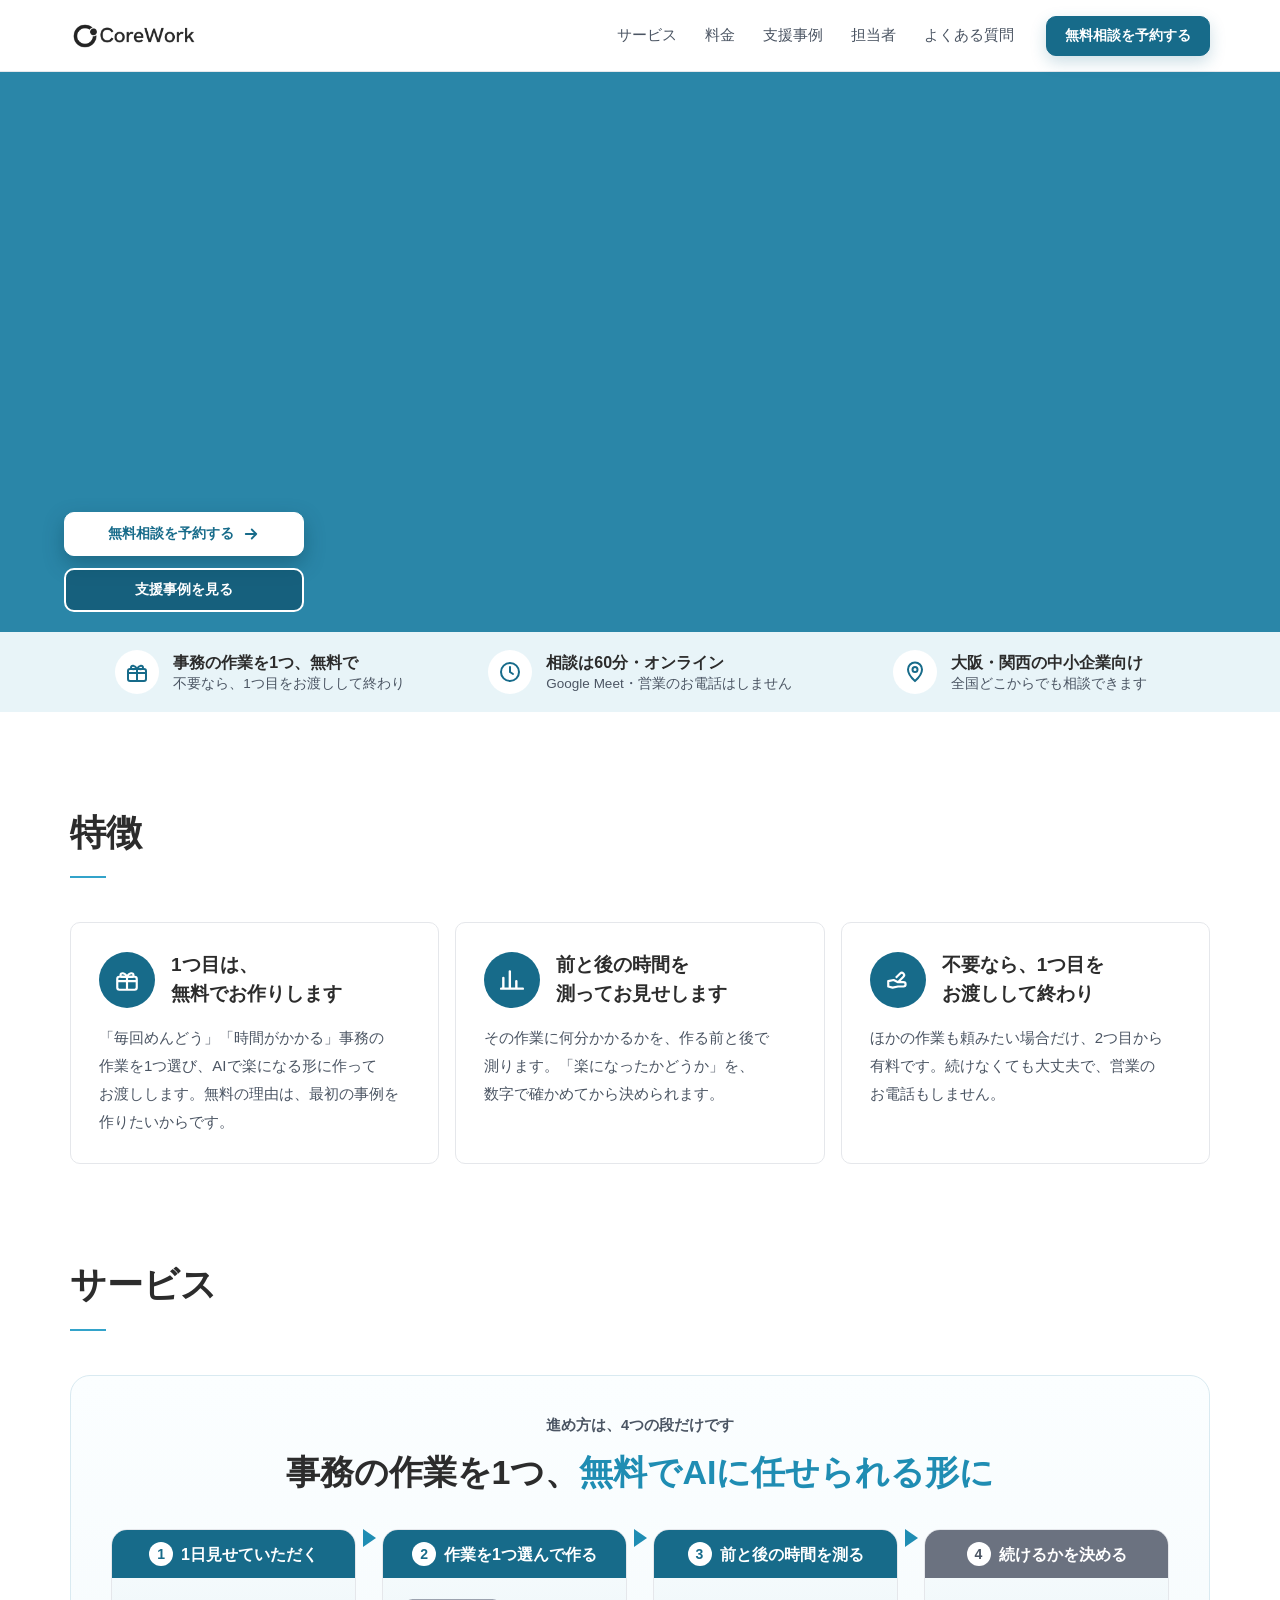
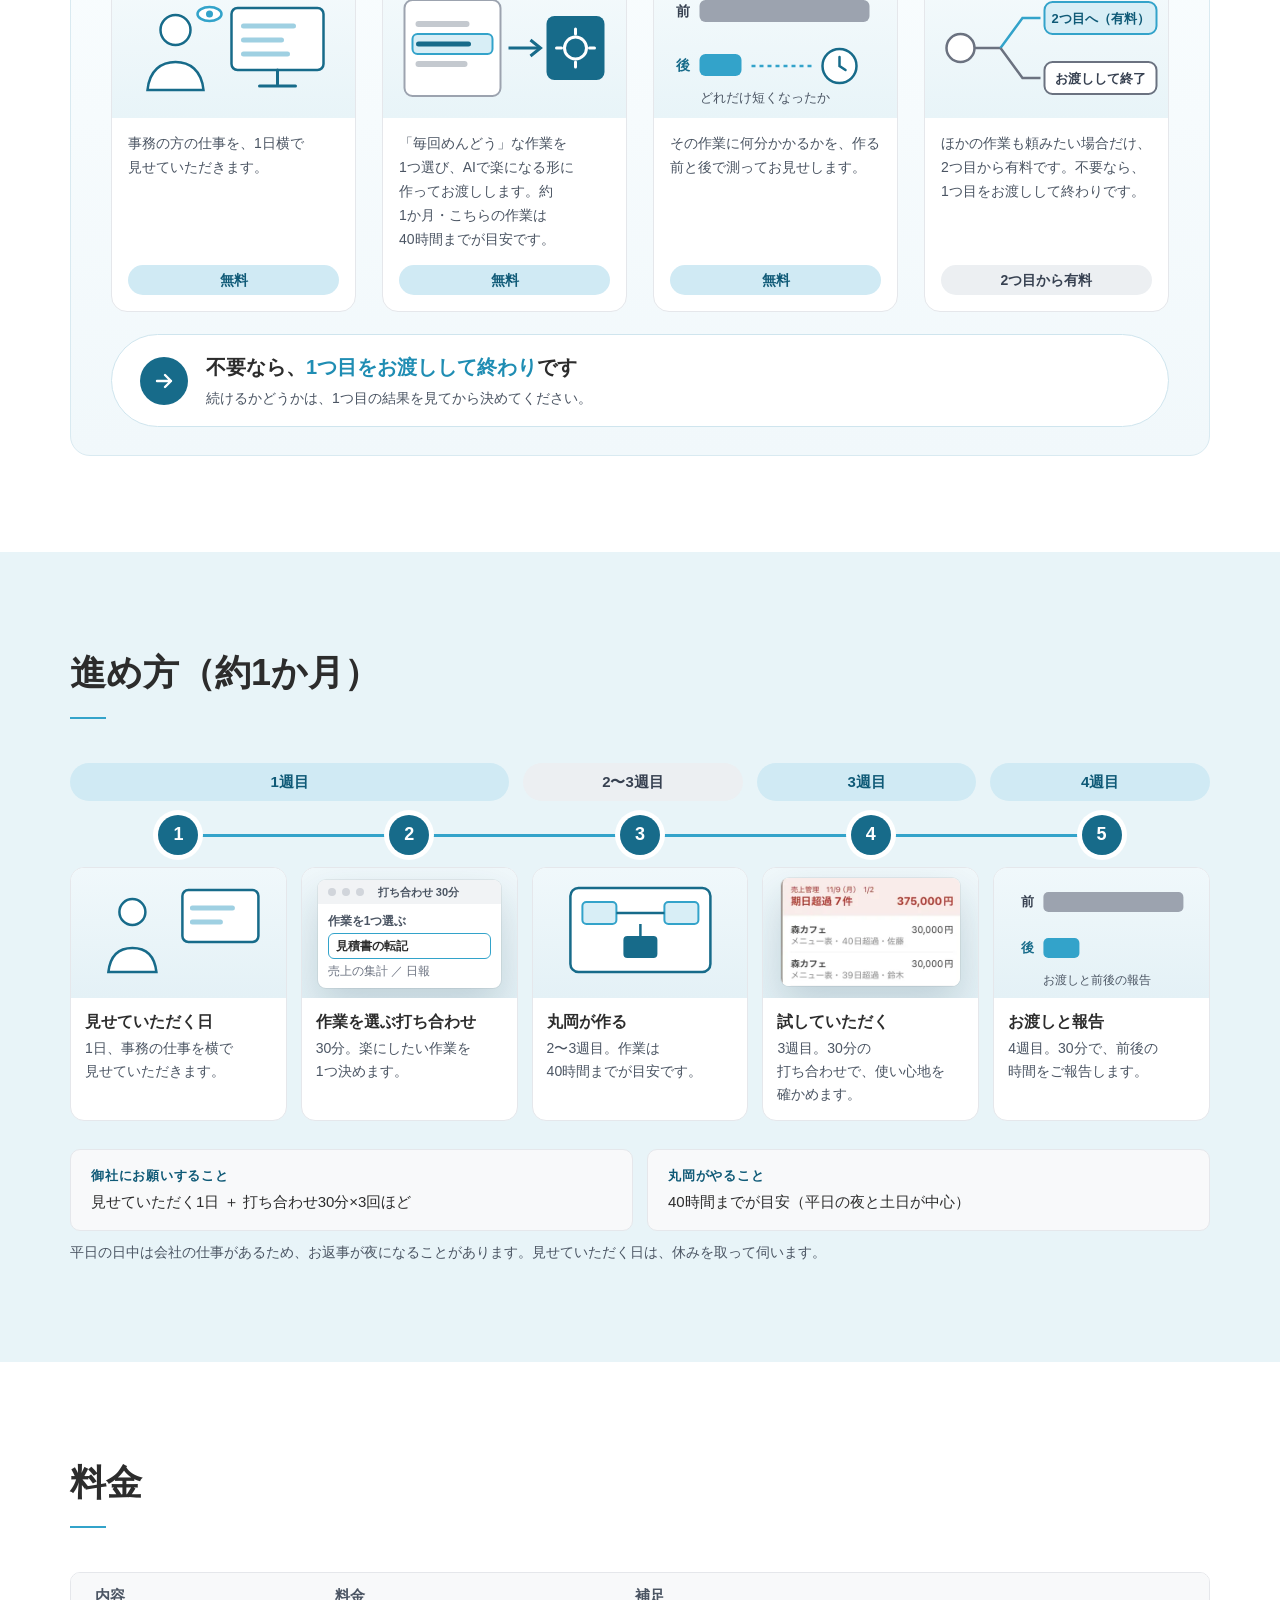
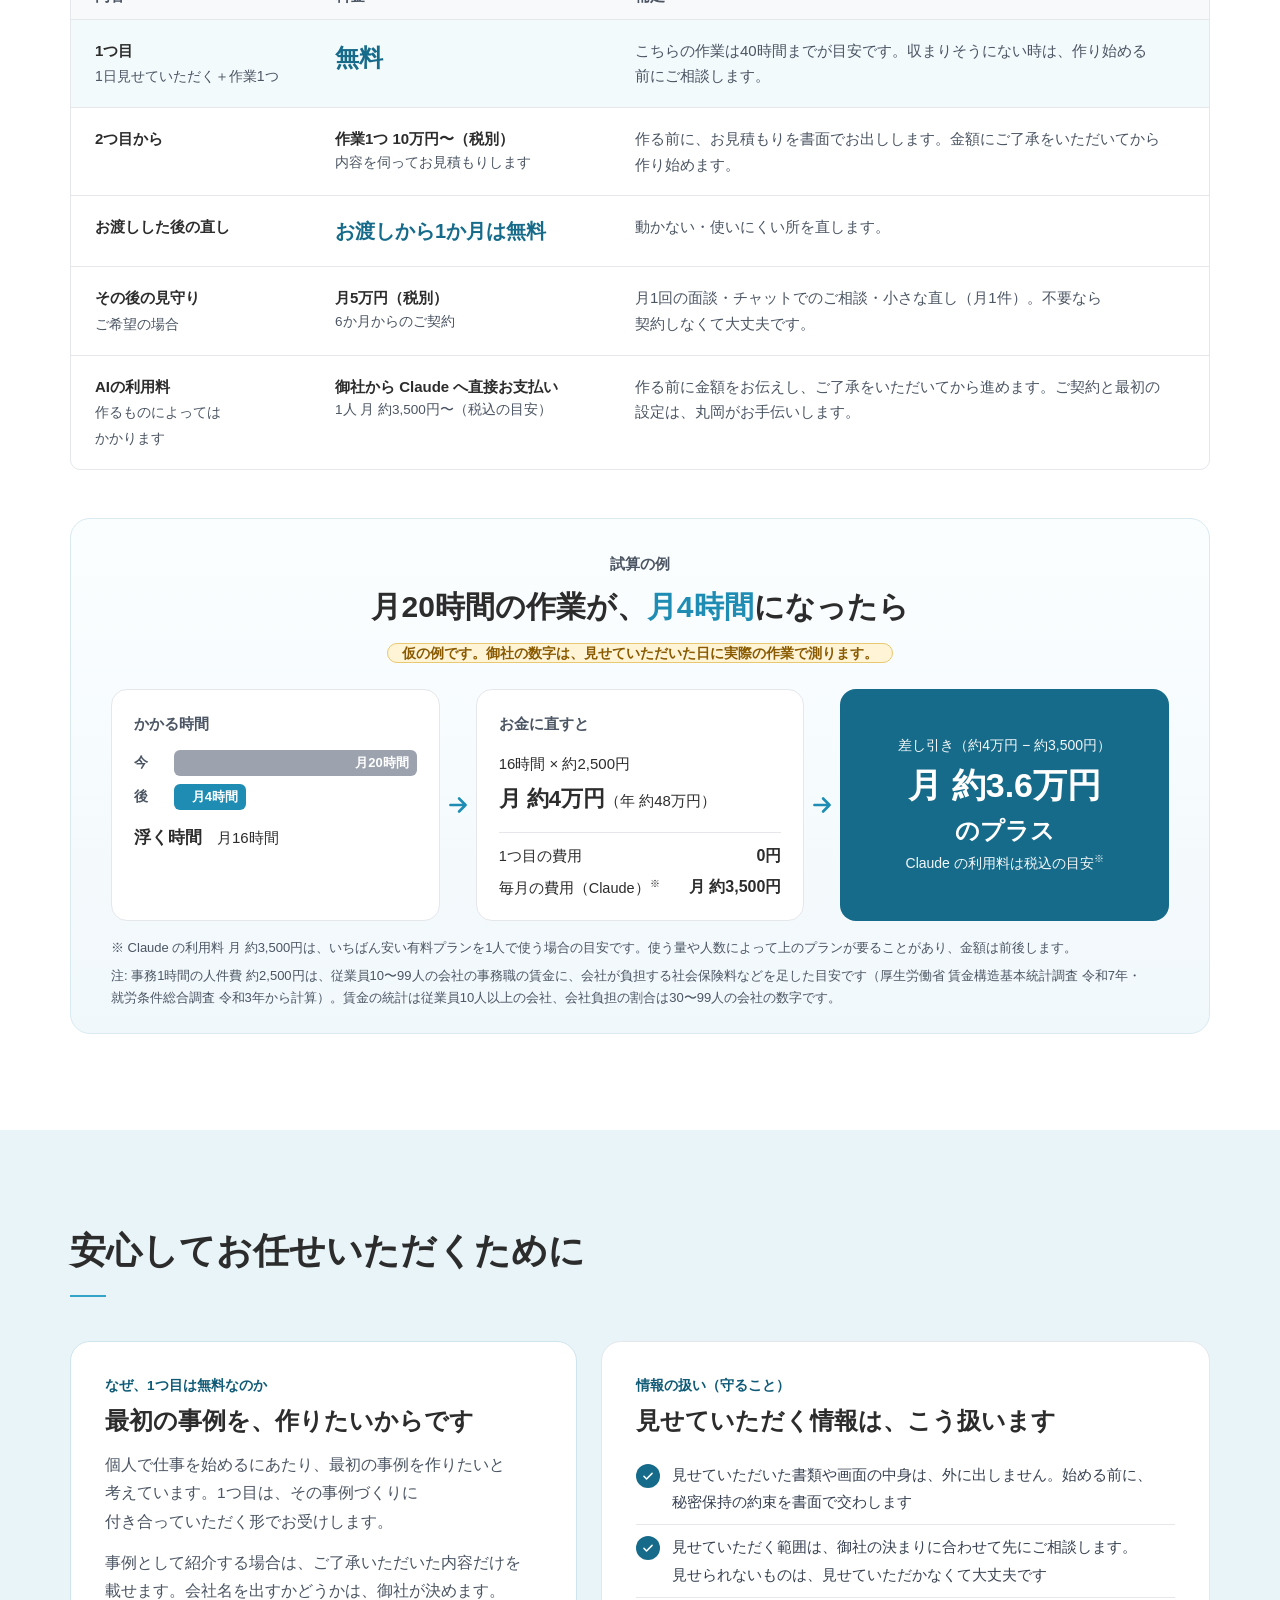
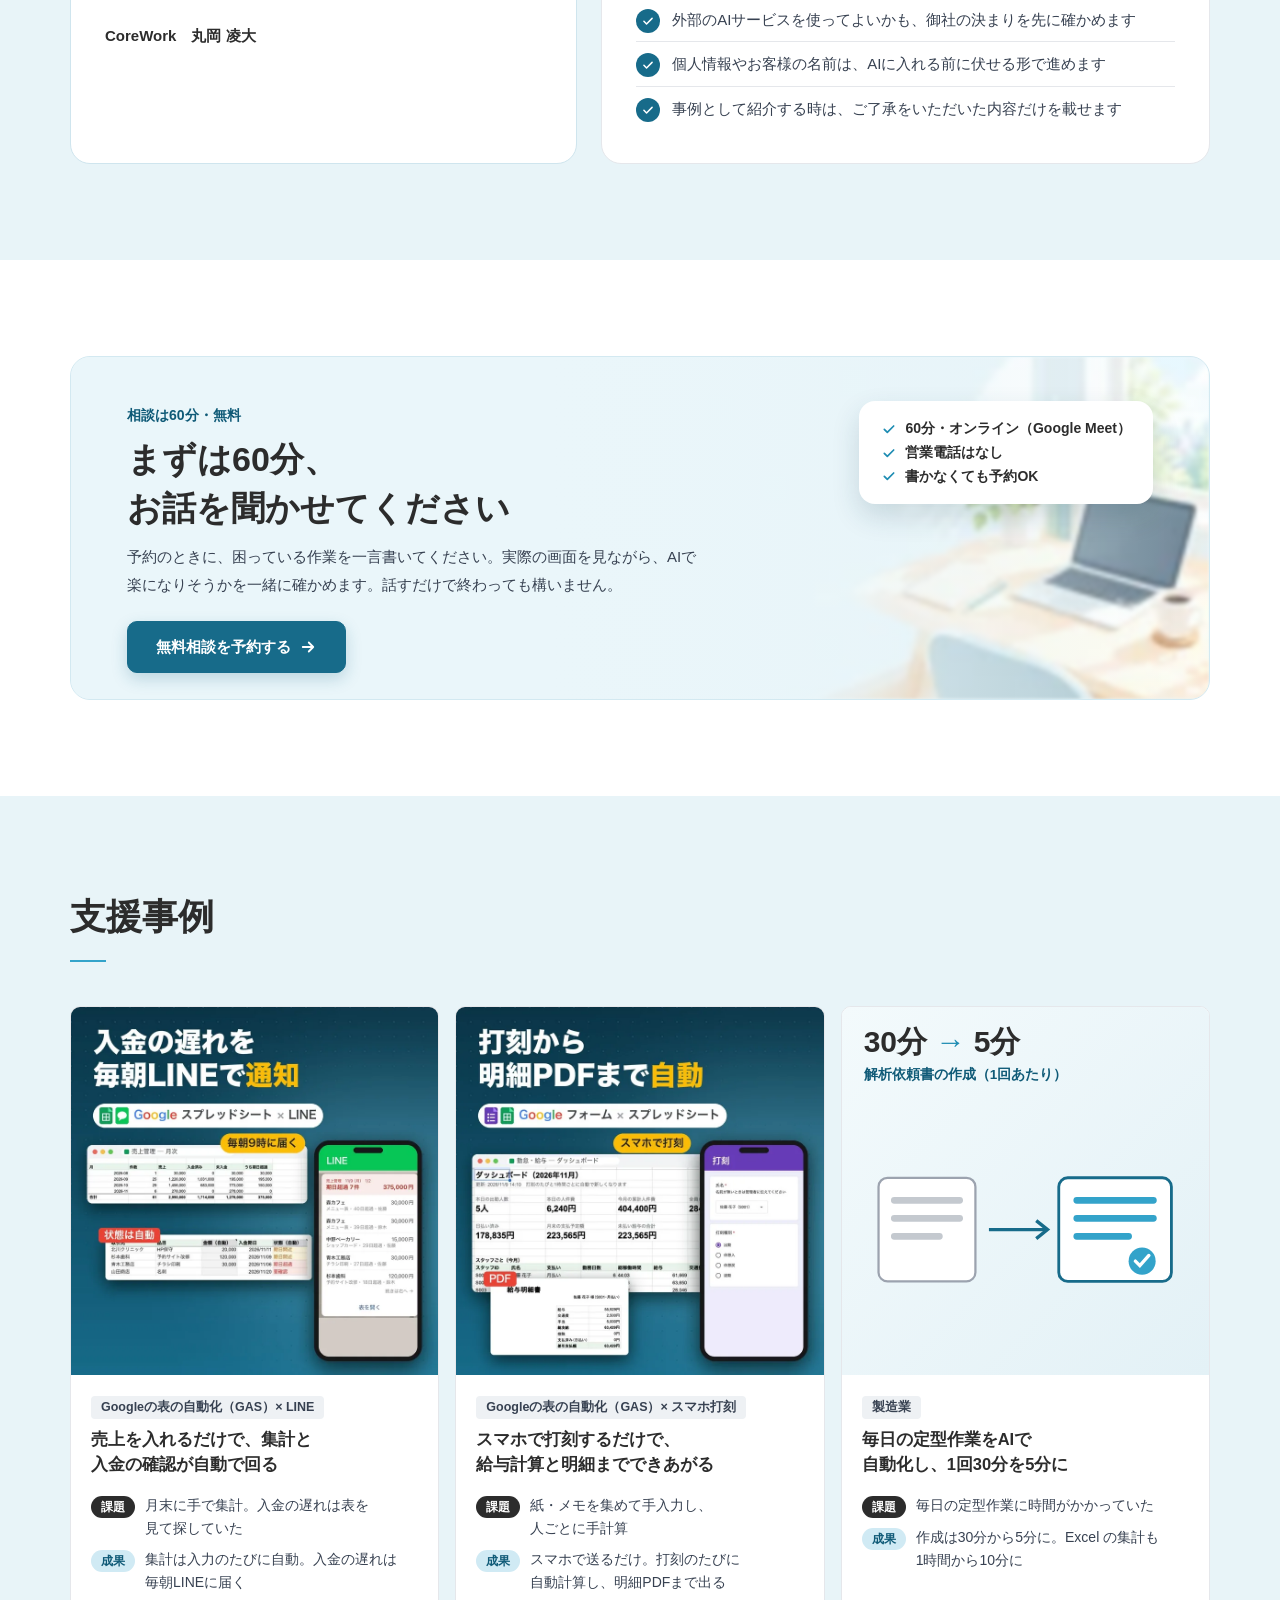
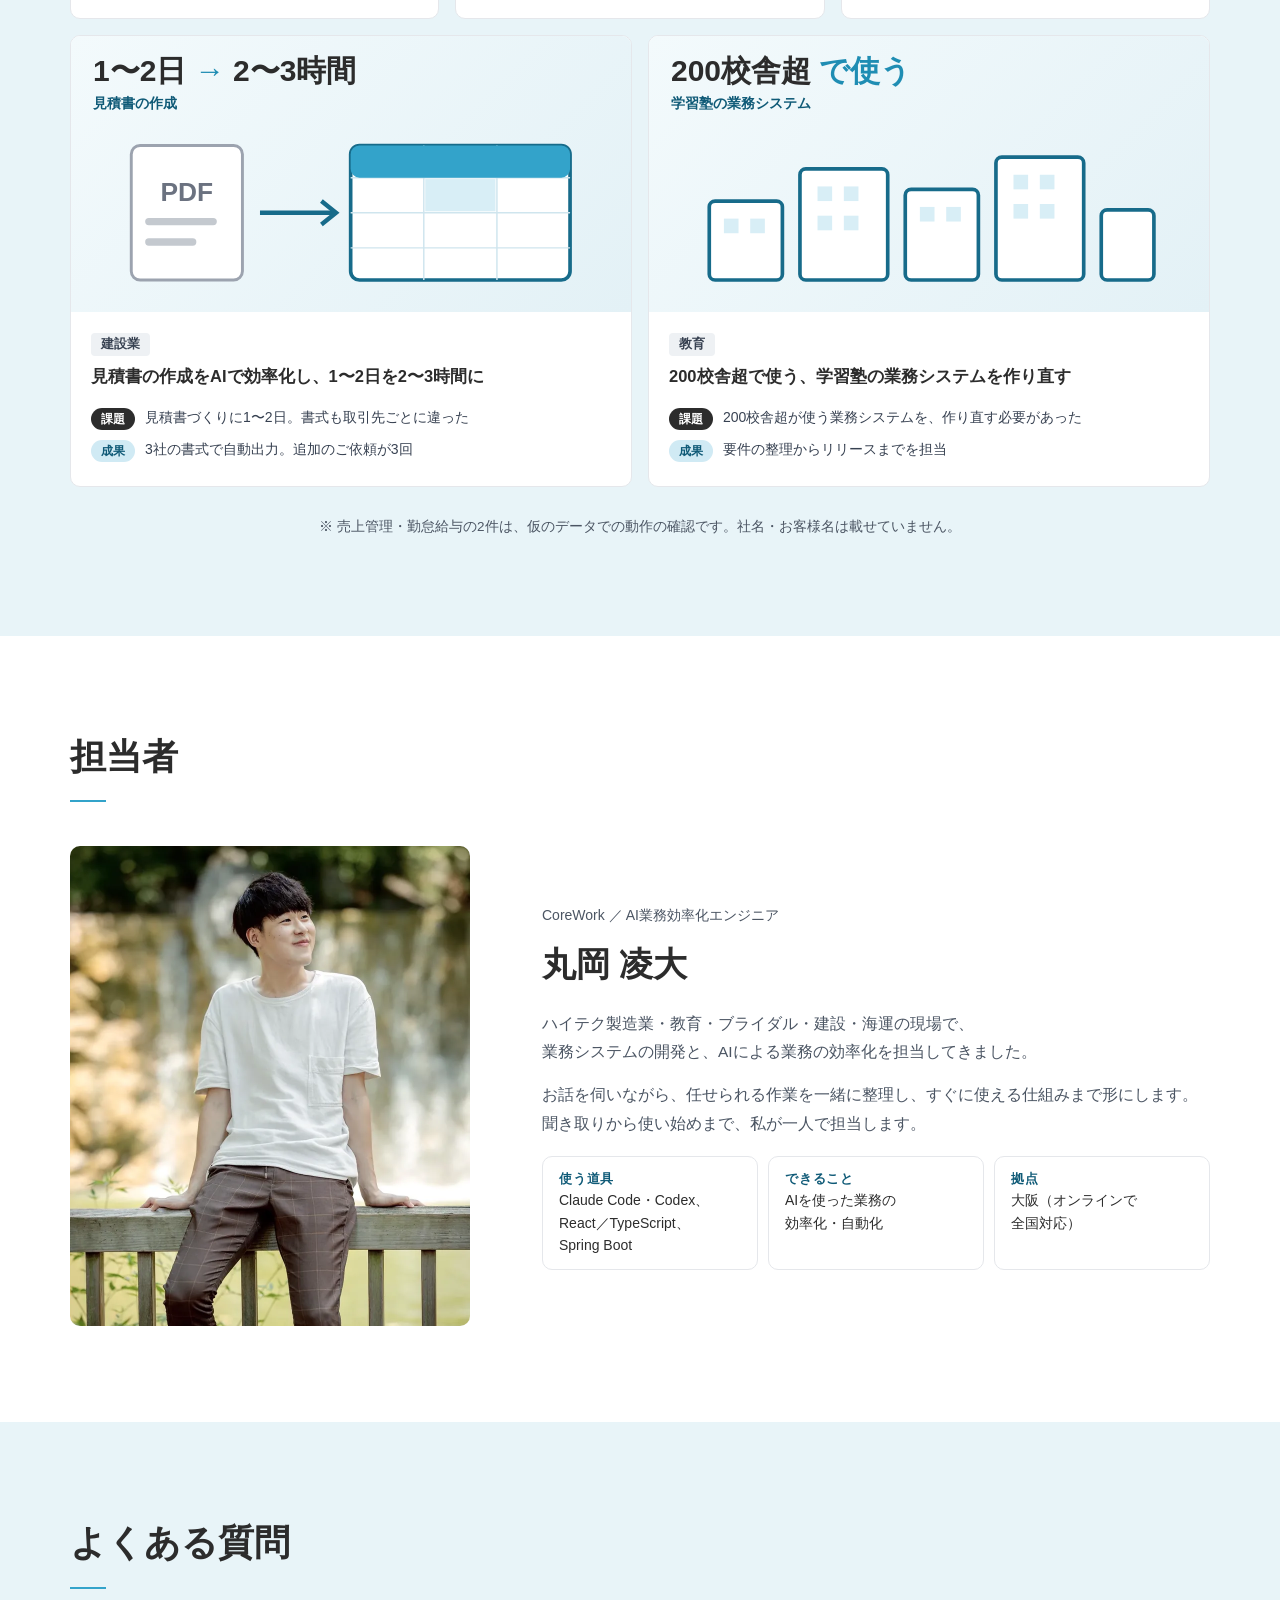
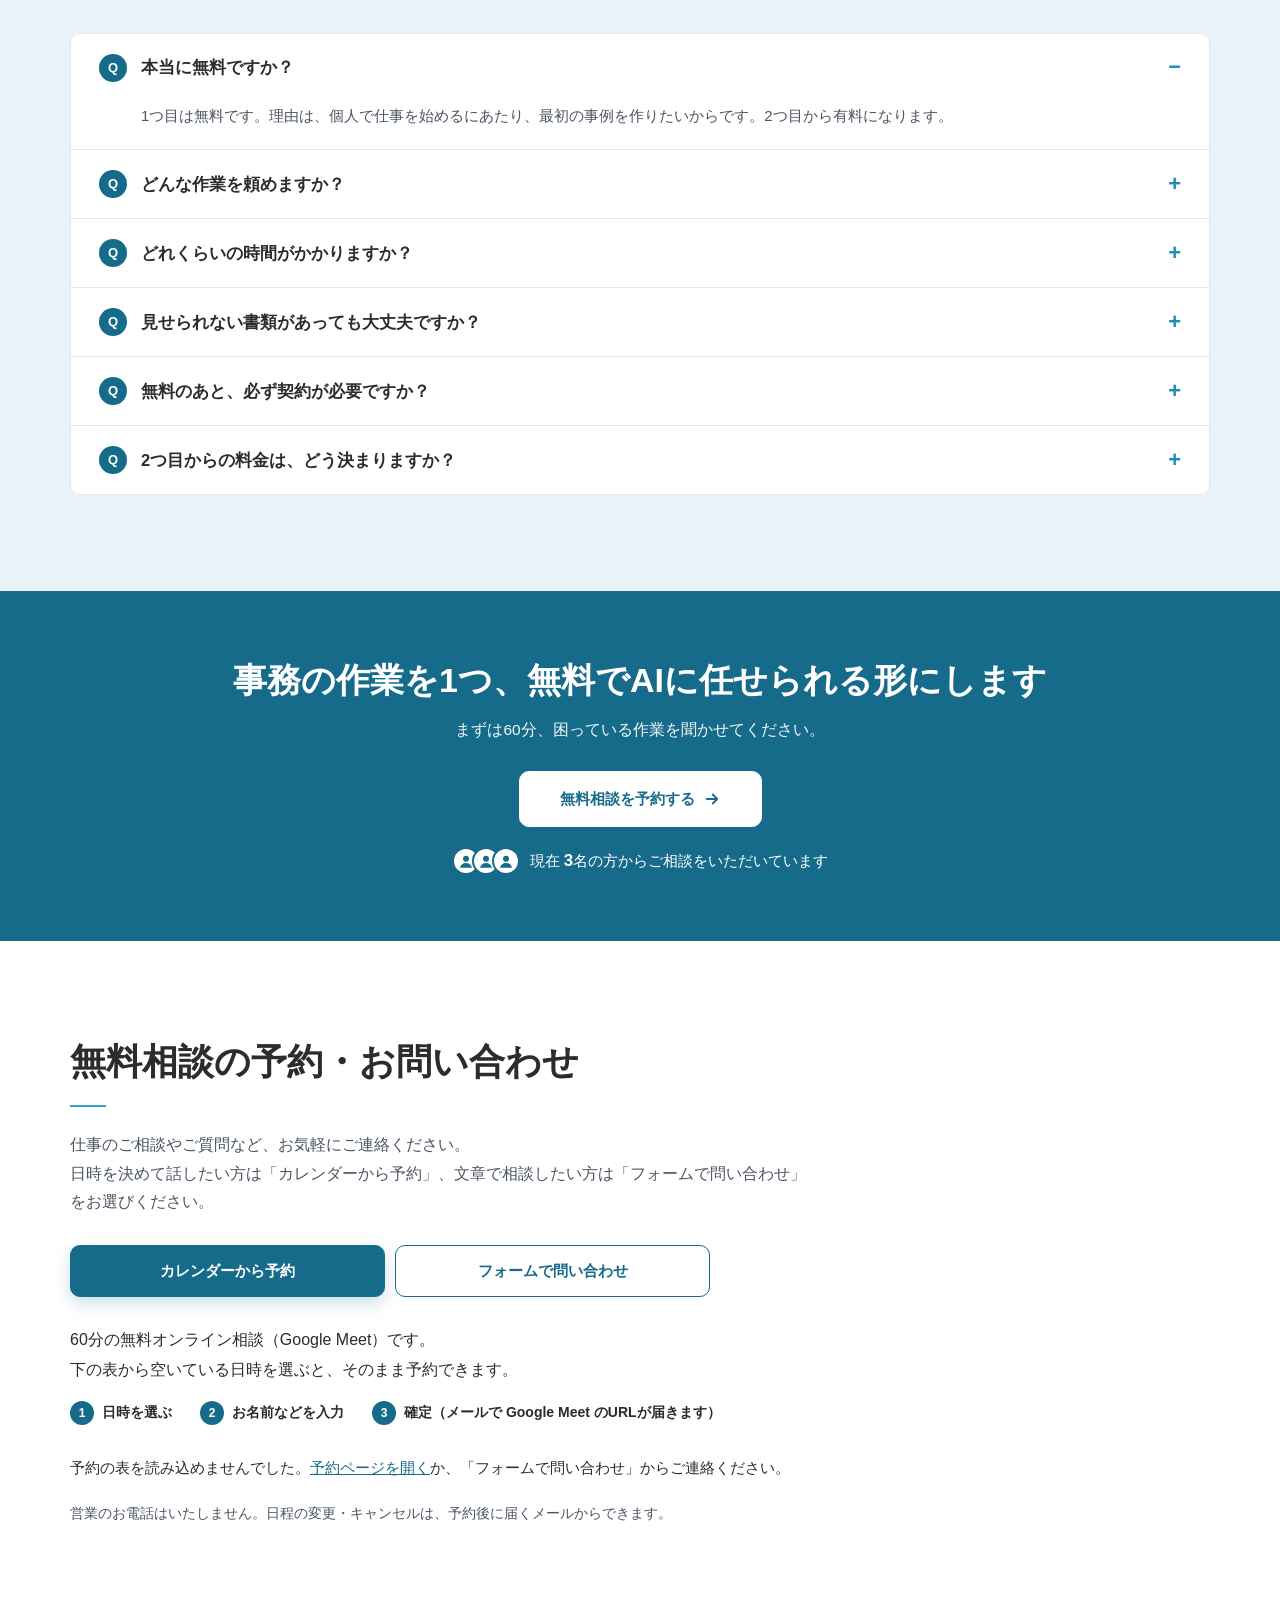
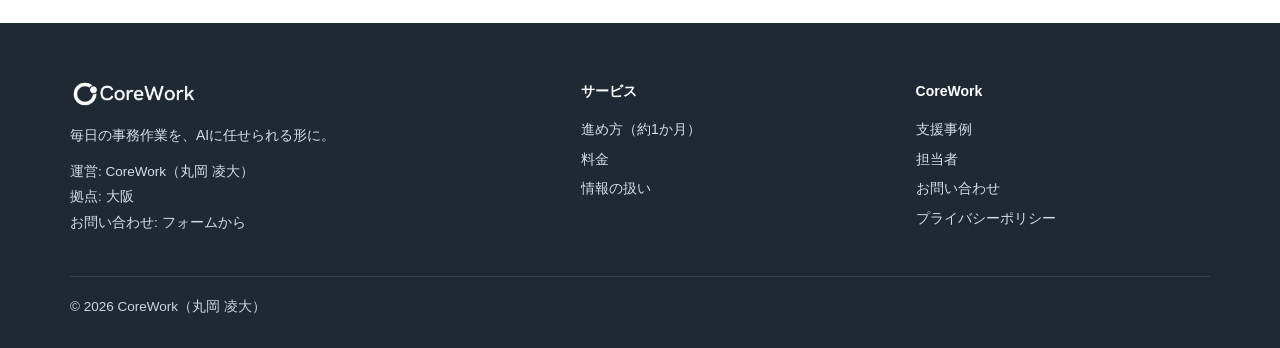
<file: index.html>
<!doctype html>
<html lang="ja"><head>
<meta charset="utf-8">
<meta name="viewport" content="width=device-width, initial-scale=1">
<!-- meta:start（tools/release_meta.py が入れる。手で直さない） -->
<title>毎日の事務作業を、AIに任せられる形に｜CoreWork</title>
<meta name="description" content="CoreWork（丸岡 凌大）は、大阪・関西の中小企業向けのAI活用支援です。「毎回めんどう」な事務の作業を1つ選び、AIで楽になる形に作ってお渡しします。1つ目は無料で、作る前と後の作業時間を測ってお見せします。続けるかどうかは結果を見てから決められ、営業のお電話もしません。まずは60分の無料オンライン相談をご予約ください。">
<link rel="canonical" href="https://corework.jp/">
<meta property="og:title" content="毎日の事務作業を、AIに任せられる形に｜CoreWork">
<meta property="og:description" content="CoreWork（丸岡 凌大）は、大阪・関西の中小企業向けのAI活用支援です。「毎回めんどう」な事務の作業を1つ選び、AIで楽になる形に作ってお渡しします。1つ目は無料で、作る前と後の作業時間を測ってお見せします。続けるかどうかは結果を見てから決められ、営業のお電話もしません。まずは60分の無料オンライン相談をご予約ください。">
<meta property="og:url" content="https://corework.jp/">
<meta property="og:type" content="website">
<meta property="og:image" content="https://corework.jp/assets/og/top.png">
<meta property="og:image:width" content="1200">
<meta property="og:image:height" content="630">
<meta property="og:site_name" content="CoreWork">
<meta property="og:locale" content="ja_JP">
<meta name="twitter:card" content="summary_large_image">
<meta name="theme-color" content="#176b8a">
<link rel="icon" href="assets/brand/favicon.ico" sizes="any">
<link rel="icon" type="image/png" sizes="32x32" href="assets/brand/favicon-32.png">
<link rel="icon" type="image/png" sizes="16x16" href="assets/brand/favicon-16.png">
<link rel="apple-touch-icon" href="assets/brand/apple-touch-icon.png">
<link rel="manifest" href="site.webmanifest">
<script type="application/ld+json">{"@context": "https://schema.org", "@type": "WebSite", "name": "CoreWork", "url": "https://corework.jp/", "inLanguage": "ja"}</script>
<script type="application/ld+json">{"@context": "https://schema.org", "@type": "ProfessionalService", "name": "CoreWork", "url": "https://corework.jp/", "description": "CoreWork（丸岡 凌大）は、大阪・関西の中小企業向けのAI活用支援です。「毎回めんどう」な事務の作業を1つ選び、AIで楽になる形に作ってお渡しします。1つ目は無料で、作る前と後の作業時間を測ってお見せします。続けるかどうかは結果を見てから決められ、営業のお電話もしません。まずは60分の無料オンライン相談をご予約ください。", "logo": "https://corework.jp/assets/brand/icon-512.png", "image": "https://corework.jp/assets/og/top.png", "founder": {"@type": "Person", "name": "丸岡 凌大", "alternateName": "Ryota Maruoka", "jobTitle": "AI業務効率化エンジニア", "url": "https://corework.jp/", "image": "https://corework.jp/assets/profile.webp", "email": "mailto:g.ryota.maruoka@gmail.com", "address": {"@type": "PostalAddress", "addressRegion": "大阪府", "addressCountry": "JP"}, "knowsAbout": ["AIを使った業務の効率化・自動化", "業務システム・ツールの開発", "書類やPDFの読み取り・データ化", "Google Apps Script"]}, "email": "g.ryota.maruoka@gmail.com", "inLanguage": "ja", "address": {"@type": "PostalAddress", "addressRegion": "大阪府", "addressCountry": "JP"}, "areaServed": ["大阪府", "関西", "日本（オンライン）"]}</script>
<meta http-equiv="Content-Security-Policy" content="default-src &#x27;self&#x27;; script-src &#x27;self&#x27; https://challenges.cloudflare.com https://asset.timerex.net/js/embed.js; style-src &#x27;self&#x27; &#x27;unsafe-inline&#x27; https://fonts.googleapis.com; font-src &#x27;self&#x27; data: https://fonts.gstatic.com; img-src &#x27;self&#x27; data:; connect-src https://script.google.com https://script.googleusercontent.com; frame-src https://challenges.cloudflare.com https://timerex.net/s/; base-uri &#x27;self&#x27;; form-action &#x27;none&#x27;; object-src &#x27;none&#x27;">
<meta name="referrer" content="strict-origin-when-cross-origin">
<!-- meta:end -->
<link rel="preconnect" href="https://fonts.googleapis.com">
<link rel="preconnect" href="https://fonts.gstatic.com" crossorigin>
<link rel="stylesheet" href="https://fonts.googleapis.com/css2?family=Noto+Sans+JP:wght@400;500;700;800&amp;display=swap">
<link rel="stylesheet" href="home.css?v=6c4627e90e">
<link rel="stylesheet" href="consult.css?v=3f0212e4a2">
</head>

<body id="top" data-booked="3">


<svg class="sprite" width="0" height="0" aria-hidden="true" focusable="false"><defs>
 <symbol id="i-clock" viewBox="0 0 24 24"><circle cx="12" cy="12" r="9" fill="none" stroke="currentColor" stroke-width="2"/><path d="M12 7v5l3 2" fill="none" stroke="currentColor" stroke-width="2" stroke-linecap="round"/></symbol>
 <symbol id="i-gift" viewBox="0 0 24 24"><rect x="3" y="9" width="18" height="12" rx="2" fill="none" stroke="currentColor" stroke-width="2"/><path d="M3 13h18M12 9v12M12 9c-2-4-6-4-6-1.5S9 9 12 9zm0 0c2-4 6-4 6-1.5S15 9 12 9z" fill="none" stroke="currentColor" stroke-width="2"/></symbol>
 <symbol id="i-pin" viewBox="0 0 24 24"><path d="M12 21s7-6.2 7-11.5A7 7 0 0 0 5 9.5C5 14.8 12 21 12 21z" fill="none" stroke="currentColor" stroke-width="2"/><circle cx="12" cy="9.5" r="2.5" fill="none" stroke="currentColor" stroke-width="2"/></symbol>
 <symbol id="i-arrow" viewBox="0 0 24 24"><path d="M5 12h14M13 6l6 6-6 6" fill="none" stroke="currentColor" stroke-width="2.4" stroke-linecap="round" stroke-linejoin="round"/></symbol>
 <symbol id="i-check" viewBox="0 0 24 24"><path d="M5 12.5l4.5 4.5L19 7.5" fill="none" stroke="currentColor" stroke-width="2.6" stroke-linecap="round" stroke-linejoin="round"/></symbol>
 <symbol id="i-user" viewBox="0 0 24 24"><circle cx="12" cy="8" r="4" fill="none" stroke="currentColor" stroke-width="2"/><path d="M4 20c1-4 4-6 8-6s7 2 8 6" fill="none" stroke="currentColor" stroke-width="2" stroke-linecap="round"/></symbol>
 <symbol id="i-chart" viewBox="0 0 24 24"><path d="M4 20V10M10 20V4M16 20v-7M22 20H2" fill="none" stroke="currentColor" stroke-width="2.2" stroke-linecap="round"/></symbol>
 <symbol id="i-hand" viewBox="0 0 24 24"><path d="M3 13l5-1 4 2h5a2 2 0 0 1 0 4h-5l-5 1-4-1z M12 14l5-5a2 2 0 0 0-3-3l-4 4" fill="none" stroke="currentColor" stroke-width="2" stroke-linejoin="round"/></symbol>
 <symbol id="i-menu" viewBox="0 0 24 24"><path d="M4 7h16M4 12h16M4 17h16" stroke="currentColor" stroke-width="2.4" stroke-linecap="round"/></symbol>
 <symbol id="ppl3" viewBox="0 0 24 24"><circle cx="12" cy="9" r="4" fill="currentColor"/><path d="M4 21c1-4.5 4-6.5 8-6.5s7 2 8 6.5z" fill="currentColor"/></symbol>
</defs></svg>

<header class="site" id="hdr"><div class="wrap">
 <a class="logo" href="#top" aria-label="CoreWork トップへ"><img src="assets/brand/corework-logo.webp" alt="CoreWork" width="408" height="96"></a>
 <nav id="gnav" aria-label="メインメニュー"><a href="#service">サービス</a><a href="#price">料金</a><a href="#works">支援事例</a><a href="#about">担当者</a><a href="#faq">よくある質問</a></nav>
 <a class="btn main sm" href="#consult">無料相談を予約する</a>
 <button class="burger" type="button" aria-label="メニューを開く" aria-expanded="false" aria-controls="gnav"><svg width="24" height="24" aria-hidden="true"><use href="#i-menu"/></svg></button>
</div></header>
<main id="main">

<section class="hero" aria-labelledby="hero-t">
 <div class="hero-in">
  <picture class="hero-art">
   <source media="(max-width:480px)" type="image/webp" srcset="assets/hero/hero-sp-750.webp 750w, assets/hero/hero-sp-1080.webp 1080w" sizes="100vw">
   <source media="(max-width:480px)" srcset="assets/hero/hero-sp-750.jpg 750w, assets/hero/hero-sp-1080.jpg 1080w" sizes="100vw">
   <source type="image/webp" srcset="assets/hero/hero-pc-1280.webp 1280w, assets/hero/hero-pc-1920.webp 1920w" sizes="100vw">
   <source srcset="assets/hero/hero-pc-1280.jpg 1280w, assets/hero/hero-pc-1920.jpg 1920w" sizes="100vw">
   <img src="assets/hero/hero-pc-1920.webp" width="1920" height="840" alt="" fetchpriority="high" decoding="async">
  </picture>
  <h1 class="vh" id="hero-t">事務作業を、AIに任せられる形に</h1>
  <p class="vh">大阪・関西の中小企業向け。1業務目は0円（無料）です。</p>
  <div class="hero-cta">
   <a class="btn main" href="#consult">無料相談を予約する<svg width="18" height="18" aria-hidden="true"><use href="#i-arrow"/></svg></a>
   <a class="btn sub" href="#works">支援事例を見る</a>
  </div>
  <p class="hero-note">2つ目からは有料です。不要なら1つ目で終わりです。</p>
 </div>
</section>

<div class="strip"><div class="wrap">
 <div class="it"><span class="ico"><svg class="c-btn" width="24" height="24" aria-hidden="true"><use href="#i-gift"/></svg></span><div>事務の作業を1つ、無料で<small>不要なら、1つ目をお渡しして終わり</small></div></div>
 <div class="it"><span class="ico"><svg class="c-btn" width="24" height="24" aria-hidden="true"><use href="#i-clock"/></svg></span><div>相談は60分・オンライン<small>Google Meet・営業のお電話はしません</small></div></div>
 <div class="it"><span class="ico"><svg class="c-btn" width="24" height="24" aria-hidden="true"><use href="#i-pin"/></svg></span><div>大阪・関西の中小企業向け<small>全国どこからでも相談できます</small></div></div>
</div></div>

<section id="feature"><div class="wrap">
 <h2 class="t">特徴</h2>
 <div class="cards3">
  <div class="fc"><div class="h"><span class="ico"><svg class="c-w" width="26" height="26" aria-hidden="true"><use href="#i-gift"/></svg></span><h3>1つ目は、<br>無料でお作りします</h3></div><p>「毎回めんどう」「時間がかかる」事務の作業を1つ選び、AIで楽になる形に作ってお渡しします。無料の理由は、最初の事例を作りたいからです。</p></div>
  <div class="fc"><div class="h"><span class="ico"><svg class="c-w" width="26" height="26" aria-hidden="true"><use href="#i-chart"/></svg></span><h3>前と後の時間を<br>測ってお見せします</h3></div><p>その作業に何分かかるかを、作る前と後で測ります。「楽になったかどうか」を、数字で確かめてから決められます。</p></div>
  <div class="fc"><div class="h"><span class="ico"><svg class="c-w" width="26" height="26" aria-hidden="true"><use href="#i-hand"/></svg></span><h3>不要なら、1つ目を<br>お渡しして終わり</h3></div><p>ほかの作業も頼みたい場合だけ、2つ目から有料です。続けなくても大丈夫で、営業のお電話もしません。</p></div>
 </div>
</div></section>

<section class="pt0" id="service"><div class="wrap">
 <h2 class="t">サービス</h2>
 <div class="fourb">
  <div class="ttl">進め方は、4つの段だけです</div>
  <h3><span class="k">事務の作業を1つ、</span><em class="k">無料でAIに任せられる形に</em></h3>
  <div class="row">
   <div class="st"><div class="hd"><i>1</i>1日見せていただく</div>
    <div class="art2"><svg viewBox="0 0 240 140" width="100%" height="100%" aria-hidden="true"><rect x="118" y="30" width="92" height="62" rx="6" fill="#fff" stroke="#176b8a" stroke-width="2.5"/><path d="M130 48h50M130 62h38M130 76h44" stroke="#9fd0e2" stroke-width="5" stroke-linecap="round"/><path d="M164 92v14M146 108h36" stroke="#176b8a" stroke-width="3" stroke-linecap="round"/><circle cx="62" cy="52" r="15" fill="#fff" stroke="#176b8a" stroke-width="2.5"/><path d="M34 112c2-20 14-28 28-28s26 8 28 28z" fill="#fff" stroke="#176b8a" stroke-width="2.5"/><g transform="translate(96,36)"><ellipse cx="0" cy="0" rx="12" ry="7" fill="#fff" stroke="#33a3ca" stroke-width="2.5"/><circle cx="0" cy="0" r="3.5" fill="#33a3ca"/></g></svg></div>
    <div class="tx"><p>事務の方の仕事を、1日横で見せていただきます。</p></div><div class="fee">無料</div></div>
   <div><div class="tri"></div></div>
   <div class="st"><div class="hd"><i>2</i>作業を1つ選んで作る</div>
    <div class="art2"><svg viewBox="0 0 240 140" width="100%" height="100%" aria-hidden="true"><rect x="20" y="22" width="96" height="96" rx="8" fill="#fff" stroke="#9ca3af" stroke-width="2"/><path d="M34 46h48M34 66h40M34 86h46" stroke="#c4c9cf" stroke-width="6" stroke-linecap="round"/><rect x="28" y="56" width="80" height="20" rx="5" fill="#d8eef6" stroke="#33a3ca" stroke-width="2"/><path d="M34 66h50" stroke="#176b8a" stroke-width="5" stroke-linecap="round"/><path d="M124 70h30" stroke="#176b8a" stroke-width="3"/><path d="M146 62l10 8-10 8" fill="none" stroke="#176b8a" stroke-width="3"/><rect x="162" y="38" width="58" height="64" rx="8" fill="#176b8a"/><g transform="translate(191,70)" stroke="#fff" stroke-width="3" fill="none" stroke-linecap="round"><circle r="11"/><path d="M0-19v5M0 14v5M-19 0h5M14 0h5"/></g></svg></div>
    <div class="tx"><p>「毎回めんどう」な作業を1つ選び、AIで楽になる形に作ってお渡しします。約1か月・こちらの作業は40時間までが目安です。</p></div><div class="fee">無料</div></div>
   <div><div class="tri"></div></div>
   <div class="st"><div class="hd"><i>3</i>前と後の時間を測る</div>
    <div class="art2"><svg viewBox="0 0 240 140" width="100%" height="100%" font-family="Noto Sans JP,Hiragino Sans,sans-serif" font-weight="700" aria-hidden="true"><text x="20" y="38" font-size="14" fill="#374151">前</text><rect x="44" y="22" width="170" height="22" rx="6" fill="#9ca3af"/><text x="20" y="92" font-size="14" fill="#176b8a">後</text><rect x="44" y="76" width="42" height="22" rx="6" fill="#33a3ca"/><path d="M96 88h60" stroke="#33a3ca" stroke-width="2.5" stroke-dasharray="4 4"/><g transform="translate(184,88)"><circle r="17" fill="#fff" stroke="#176b8a" stroke-width="2.5"/><path d="M0-9V0l6 4" fill="none" stroke="#176b8a" stroke-width="2.5" stroke-linecap="round"/></g><text x="44" y="124" font-size="13" fill="#4b5563" font-weight="500">どれだけ短くなったか</text></svg></div>
    <div class="tx"><p>その作業に何分かかるかを、作る前と後で測ってお見せします。</p></div><div class="fee">無料</div></div>
   <div><div class="tri"></div></div>
   <div class="st g"><div class="hd"><i>4</i>続けるかを決める</div>
    <div class="art2"><svg viewBox="0 0 240 140" width="100%" height="100%" font-family="Noto Sans JP,Hiragino Sans,sans-serif" font-weight="700" aria-hidden="true"><circle cx="34" cy="70" r="14" fill="#fff" stroke="#6b7280" stroke-width="2.5"/><path d="M48 70h26" stroke="#6b7280" stroke-width="2.5"/><path d="M74 70l22-30h18" fill="none" stroke="#33a3ca" stroke-width="2.5"/><path d="M74 70l22 30h18" fill="none" stroke="#6b7280" stroke-width="2.5"/><rect x="118" y="24" width="112" height="32" rx="8" fill="#d8eef6" stroke="#33a3ca" stroke-width="2"/><text x="174" y="45" font-size="13" fill="#0f5a77" text-anchor="middle">2つ目へ（有料）</text><rect x="118" y="84" width="112" height="32" rx="8" fill="#fff" stroke="#6b7280" stroke-width="2"/><text x="174" y="105" font-size="13" fill="#374151" text-anchor="middle">お渡しして終了</text></svg></div>
    <div class="tx"><p>ほかの作業も頼みたい場合だけ、2つ目から有料です。不要なら、1つ目をお渡しして終わりです。</p></div><div class="fee">2つ目から有料</div></div>
  </div>
  <div class="bt"><span class="ar"><svg class="c-w" width="24" height="24" aria-hidden="true"><use href="#i-arrow"/></svg></span><div><b>不要なら、<em>1つ目をお渡しして終わり</em>です</b><span class="s">続けるかどうかは、1つ目の結果を見てから決めてください。</span></div></div>
 </div>
</div></section>

<section class="alt" id="flow"><div class="wrap">
 <h2 class="t">進め方（約1か月）</h2>
 <div class="brk"><div>1週目</div><div class="m">2〜3週目</div><div>3週目</div><div>4週目</div></div>
 <div class="fl">
  <div><div class="nd">1</div><div class="it"><div class="im"><svg viewBox="0 0 200 130" width="100%" height="100%" aria-hidden="true"><rect x="104" y="22" width="76" height="52" rx="6" fill="#fff" stroke="#176b8a" stroke-width="2.5"/><path d="M114 40h40M114 54h28" stroke="#9fd0e2" stroke-width="5" stroke-linecap="round"/><circle cx="54" cy="44" r="13" fill="#fff" stroke="#176b8a" stroke-width="2.5"/><path d="M30 104c2-18 12-24 24-24s22 6 24 24z" fill="#fff" stroke="#176b8a" stroke-width="2.5"/></svg></div><div class="tx"><h3>見せていただく日</h3><p>1日、事務の仕事を横で見せていただきます。</p></div></div></div>
  <div><div class="nd">2</div><div class="it"><div class="im"><div class="win fl-win1"><div class="bar"><i></i><i></i><i></i><span>打ち合わせ 30分</span></div><div class="mini fl-mini"><b class="fl-mini-t">作業を1つ選ぶ</b><div class="fl-pick">見積書の転記</div><div class="fl-other">売上の集計 ／ 日報</div></div></div></div><div class="tx"><h3>作業を選ぶ打ち合わせ</h3><p>30分。楽にしたい作業を1つ決めます。</p></div></div></div>
  <div><div class="nd">3</div><div class="it"><div class="im"><svg viewBox="0 0 200 130" width="100%" height="100%" aria-hidden="true"><rect x="30" y="20" width="140" height="84" rx="8" fill="#fff" stroke="#176b8a" stroke-width="2.5"/><rect x="42" y="34" width="34" height="22" rx="4" fill="#d8eef6" stroke="#33a3ca" stroke-width="2"/><rect x="124" y="34" width="34" height="22" rx="4" fill="#d8eef6" stroke="#33a3ca" stroke-width="2"/><path d="M76 45h48" stroke="#176b8a" stroke-width="2.5"/><rect x="83" y="68" width="34" height="22" rx="4" fill="#176b8a"/><path d="M100 56v12" stroke="#176b8a" stroke-width="2.5"/></svg></div><div class="tx"><h3>丸岡が作る</h3><p>2〜3週目。作業は40時間までが目安です。</p></div></div></div>
  <div><div class="nd">4</div><div class="it"><div class="im"><div class="win fl-win2"><img width="408" height="330" loading="lazy" decoding="async" class="fl-shot" src="assets/uriage-line-top.webp" alt=""></div></div><div class="tx"><h3>試していただく</h3><p>3週目。30分の打ち合わせで、使い心地を確かめます。</p></div></div></div>
  <div><div class="nd">5</div><div class="it"><div class="im"><svg viewBox="0 0 200 130" width="100%" height="100%" font-family="Noto Sans JP,Hiragino Sans,sans-serif" font-weight="700" aria-hidden="true"><text x="20" y="38" font-size="13" fill="#374151">前</text><rect x="42" y="24" width="140" height="20" rx="5" fill="#9ca3af"/><text x="20" y="84" font-size="13" fill="#176b8a">後</text><rect x="42" y="70" width="36" height="20" rx="5" fill="#33a3ca"/><text x="42" y="116" font-size="12" fill="#4b5563" font-weight="500">お渡しと前後の報告</text></svg></div><div class="tx"><h3>お渡しと報告</h3><p>4週目。30分で、前後の時間をご報告します。</p></div></div></div>
 </div>
 <div class="time"><div><b>御社にお願いすること</b>見せていただく1日 ＋ 打ち合わせ30分×3回ほど</div><div><b>丸岡がやること</b>40時間までが目安（平日の夜と土日が中心）</div></div>
 <p class="note">平日の日中は会社の仕事があるため、お返事が夜になることがあります。見せていただく日は、休みを取って伺います。</p>
</div></section>

<section id="price"><div class="wrap">
 <h2 class="t">料金</h2>
 <div class="pt">
  <div class="rw h"><div>内容</div><div>料金</div><div>補足</div></div>
  <div class="rw hl"><div class="n">1つ目<br><span class="pt-sm">1日見せていただく＋作業1つ</span></div><div class="p free">無料</div><div class="s">こちらの作業は40時間までが目安です。収まりそうにない時は、作り始める前にご相談します。</div></div>
  <div class="rw"><div class="n">2つ目から</div><div class="p">作業1つ 10万円〜（税別）<small>内容を伺ってお見積もりします</small></div><div class="s">作る前に、お見積もりを書面でお出しします。金額にご了承をいただいてから作り始めます。</div></div>
  <div class="rw"><div class="n">お渡しした後の直し</div><div class="p free fs20">お渡しから1か月は無料</div><div class="s">動かない・使いにくい所を直します。</div></div>
  <div class="rw"><div class="n">その後の見守り<br><span class="pt-sm">ご希望の場合</span></div><div class="p">月5万円（税別）<small>6か月からのご契約</small></div><div class="s">月1回の面談・チャットでのご相談・小さな直し（月1件）。不要なら契約しなくて大丈夫です。</div></div>
  <div class="rw"><div class="n">AIの利用料<br><span class="pt-sm">作るものによってはかかります</span></div><div class="p">御社から Claude へ直接お支払い<small>1人 月 約3,500円〜（税込の目安）</small></div><div class="s">作る前に金額をお伝えし、ご了承をいただいてから進めます。ご契約と最初の設定は、丸岡がお手伝いします。</div></div>
 </div>

 <div class="calc">
  <div class="ttl">試算の例</div>
  <h3>月20時間の作業が、<em>月4時間</em>になったら</h3>
  <div class="kari"><span>仮の例です。御社の数字は、見せていただいた日に実際の作業で測ります。</span></div>
  <div class="cols">
   <div class="bx"><h4>かかる時間</h4>
    <div class="bar"><span>今</span><div class="bar-now">月20時間</div></div>
    <div class="bar"><span>後</span><div class="bar-after">月4時間</div></div>
    <div class="eq mt12"><b>浮く時間</b>　月16時間</div></div>
   <div class="arrow"><svg class="c-acc" width="26" height="26" aria-hidden="true"><use href="#i-arrow"/></svg></div>
   <div class="bx"><h4>お金に直すと</h4>
    <div class="eq">16時間 × 約2,500円<br><span class="big">月 約4万円</span>（年 約48万円）</div><dl class="cost"><dt>1つ目の費用</dt><dd>0円</dd><dt>毎月の費用（Claude）<sup>※</sup></dt><dd>月 約3,500円</dd></dl></div>
   <div class="arrow"><svg class="c-acc" width="26" height="26" aria-hidden="true"><use href="#i-arrow"/></svg></div>
   <div class="res"><small>差し引き（約4万円 − 約3,500円）</small><b>月 約3.6万円</b><b class="fs24">のプラス</b><small>Claude の利用料は税込の目安<sup>※</sup></small></div>
  </div>
  <p class="src">※ Claude の利用料 月 約3,500円は、いちばん安い有料プランを1人で使う場合の目安です。使う量や人数によって上のプランが要ることがあり、金額は前後します。</p>
  <p class="src mt6">注: 事務1時間の人件費 約2,500円は、従業員10〜99人の会社の事務職の賃金に、会社が負担する社会保険料などを足した目安です（厚生労働省 賃金構造基本統計調査 令和7年・就労条件総合調査 令和3年から計算）。賃金の統計は従業員10人以上の会社、会社負担の割合は30〜99人の会社の数字です。</p>
 </div>
</div></section>

<section class="alt" id="safe"><div class="wrap">
 <h2 class="t">安心してお任せいただくために</h2>
 <div class="two">
  <div class="why"><div class="lab">なぜ、1つ目は無料なのか</div>
   <h3>最初の事例を、作りたいからです</h3>
   <p>個人で仕事を始めるにあたり、最初の事例を作りたいと考えています。1つ目は、その事例づくりに付き合っていただく形でお受けします。</p>
   <p>事例として紹介する場合は、ご了承いただいた内容だけを載せます。会社名を出すかどうかは、御社が決めます。</p>
   <div class="sg">CoreWork　丸岡 凌大</div></div>
  <div class="safe"><div class="lab lab-s">情報の扱い（守ること）</div><h3>見せていただく情報は、こう扱います</h3>
   <ul>
    <li><i><svg width="14" height="14" aria-hidden="true"><use href="#i-check"/></svg></i><span>見せていただいた書類や画面の中身は、外に出しません。始める前に、秘密保持の約束を書面で交わします</span></li>
    <li><i><svg width="14" height="14" aria-hidden="true"><use href="#i-check"/></svg></i><span>見せていただく範囲は、御社の決まりに合わせて先にご相談します。見せられないものは、見せていただかなくて大丈夫です</span></li>
    <li><i><svg width="14" height="14" aria-hidden="true"><use href="#i-check"/></svg></i><span>外部のAIサービスを使ってよいかも、御社の決まりを先に確かめます</span></li>
    <li><i><svg width="14" height="14" aria-hidden="true"><use href="#i-check"/></svg></i><span>個人情報やお客様の名前は、AIに入れる前に伏せる形で進めます</span></li>
    <li><i><svg width="14" height="14" aria-hidden="true"><use href="#i-check"/></svg></i><span>事例として紹介する時は、ご了承をいただいた内容だけを載せます</span></li>
   </ul></div>
 </div>
</div></section>

<section class="sec-demo"><div class="wrap">
 <div class="demo"><img width="199" height="112" loading="lazy" decoding="async" class="bg" src="assets/canva-hero-desk.webp" alt="">
  <div class="in"><div class="kk">相談は60分・無料</div>
   <h3><span class="k">まずは60分、</span><span class="k">お話を聞かせてください</span></h3>
   <p>予約のときに、困っている作業を一言書いてください。実際の画面を見ながら、AIで楽になりそうかを一緒に確かめます。話すだけで終わっても構いません。</p>
   <div class="acts"><a class="btn main" href="#consult">無料相談を予約する<svg width="18" height="18" aria-hidden="true"><use href="#i-arrow"/></svg></a></div></div>
  <div class="tick"><div><svg class="c-acc" width="16" height="16" aria-hidden="true"><use href="#i-check"/></svg>60分・オンライン（Google Meet）</div><div><svg class="c-acc" width="16" height="16" aria-hidden="true"><use href="#i-check"/></svg>営業電話はなし</div><div><svg class="c-acc" width="16" height="16" aria-hidden="true"><use href="#i-check"/></svg>書かなくても予約OK</div></div>
 </div>
</div></section>

<section class="alt" id="works"><div class="wrap">
 <h2 class="t">支援事例</h2>
 <div class="cg">
  <a class="case-link case" href="works/uriage-gas.html"><div class="th pic"><img width="800" height="800" loading="lazy" decoding="async" src="assets/work-uriage-thumb.webp" alt="売上管理の月次の集計と、LINE に届く通知の画面"></div>
   <div class="bd"><span class="tg">Googleの表の自動化（GAS）× LINE</span><h3>売上を入れるだけで、集計と入金の確認が自動で回る</h3><div class="r"><span class="a">課題</span>月末に手で集計。入金の遅れは表を見て探していた</div><div class="r"><span class="b">成果</span>集計は入力のたびに自動。入金の遅れは毎朝LINEに届く</div></div></a>
  <a class="case-link case" href="works/kintai-gas.html"><div class="th pic"><img width="800" height="800" loading="lazy" decoding="async" src="assets/work-kintai-thumb.webp" alt="勤怠・給与のダッシュボードと、スマホの打刻の画面"></div>
   <div class="bd"><span class="tg">Googleの表の自動化（GAS）× スマホ打刻</span><h3>スマホで打刻するだけで、給与計算と明細までできあがる</h3><div class="r"><span class="a">課題</span>紙・メモを集めて手入力し、人ごとに手計算</div><div class="r"><span class="b">成果</span>スマホで送るだけ。打刻のたびに自動計算し、明細PDFまで出る</div></div></a>
  <a class="case-link case" href="works/ai-bpr.html"><div class="th"><div class="res"><b>30分 <i>→</i> 5分</b><small>解析依頼書の作成（1回あたり）</small></div><div class="vis"><svg viewBox="0 0 300 120" aria-hidden="true"><rect x="20" y="14" width="86" height="92" rx="8" fill="#fff" stroke="#9ca3af" stroke-width="2"/><path d="M34 34h58M34 50h58M34 66h40" stroke="#c4c9cf" stroke-width="6" stroke-linecap="round"/><path d="M118 60h50" stroke="#176b8a" stroke-width="3"/><path d="M160 52l10 8-10 8" fill="none" stroke="#176b8a" stroke-width="3"/><rect x="180" y="14" width="100" height="92" rx="8" fill="#fff" stroke="#176b8a" stroke-width="2.5"/><path d="M196 34h68M196 50h68M196 66h46" stroke="#33a3ca" stroke-width="6" stroke-linecap="round"/><circle cx="254" cy="88" r="12" fill="#33a3ca"/><path d="M248 88l4 4 8-9" fill="none" stroke="#fff" stroke-width="3" stroke-linecap="round"/></svg></div></div>
   <div class="bd"><span class="tg">製造業</span><h3>毎日の定型作業をAIで自動化し、1回30分を5分に</h3><div class="r"><span class="a">課題</span>毎日の定型作業に時間がかかっていた</div><div class="r"><span class="b">成果</span>作成は30分から5分に。Excel の集計も1時間から10分に</div></div></a>
  <a class="case-link case w" href="works/estimate-ai.html"><div class="th"><div class="res"><b>1〜2日 <i>→</i> 2〜3時間</b><small>見積書の作成</small></div><div class="vis"><svg viewBox="0 0 340 120" aria-hidden="true"><rect x="20" y="14" width="76" height="92" rx="6" fill="#fff" stroke="#9ca3af" stroke-width="2"/><text x="58" y="52" font-size="18" font-weight="800" fill="#6b7280" text-anchor="middle" font-family="Noto Sans JP,Hiragino Sans,sans-serif">PDF</text><path d="M32 66h44M32 80h30" stroke="#c4c9cf" stroke-width="5" stroke-linecap="round"/><path d="M108 60h50" stroke="#176b8a" stroke-width="3"/><path d="M150 52l10 8-10 8" fill="none" stroke="#176b8a" stroke-width="3"/><rect x="170" y="14" width="150" height="92" rx="6" fill="#fff" stroke="#176b8a" stroke-width="2.5"/><path d="M170 36h150M170 60h150M170 84h150M220 14v92M270 14v92" stroke="#cfe5ee"/><rect x="170" y="14" width="150" height="22" rx="6" fill="#33a3ca"/><rect x="221" y="37" width="48" height="22" fill="#d8eef6"/></svg></div></div>
   <div class="bd"><span class="tg">建設業</span><h3>見積書の作成をAIで効率化し、1〜2日を2〜3時間に</h3><div class="r"><span class="a">課題</span>見積書づくりに1〜2日。書式も取引先ごとに違った</div><div class="r"><span class="b">成果</span>3社の書式で自動出力。追加のご依頼が3回</div></div></a>
  <a class="case-link case w" href="works/juku-system.html"><div class="th"><div class="res"><b>200校舎超 <i>で使う</i></b><small>学習塾の業務システム</small></div><div class="vis"><svg viewBox="0 0 340 120" aria-hidden="true"><g fill="#fff" stroke="#176b8a" stroke-width="2.5"><rect x="20" y="52" width="50" height="54" rx="4"/><rect x="82" y="30" width="60" height="76" rx="4"/><rect x="154" y="44" width="50" height="62" rx="4"/><rect x="216" y="22" width="60" height="84" rx="4"/><rect x="288" y="58" width="36" height="48" rx="4"/></g><g fill="#d8eef6"><rect x="30" y="64" width="10" height="10"/><rect x="48" y="64" width="10" height="10"/><rect x="94" y="42" width="10" height="10"/><rect x="112" y="42" width="10" height="10"/><rect x="94" y="62" width="10" height="10"/><rect x="112" y="62" width="10" height="10"/><rect x="164" y="56" width="10" height="10"/><rect x="182" y="56" width="10" height="10"/><rect x="228" y="34" width="10" height="10"/><rect x="246" y="34" width="10" height="10"/><rect x="228" y="54" width="10" height="10"/><rect x="246" y="54" width="10" height="10"/></g></svg></div></div>
   <div class="bd"><span class="tg">教育</span><h3>200校舎超で使う、学習塾の業務システムを作り直す</h3><div class="r"><span class="a">課題</span>200校舎超が使う業務システムを、作り直す必要があった</div><div class="r"><span class="b">成果</span>要件の整理からリリースまでを担当</div></div></a>
 </div>
 <p class="note tc">※ 売上管理・勤怠給与の2件は、仮のデータでの動作の確認です。社名・お客様名は載せていません。</p>
</div></section>

<section id="about"><div class="wrap">
 <h2 class="t">担当者</h2>
 <div class="person"><div class="ph"><img width="800" height="1000" loading="lazy" decoding="async" src="assets/profile.webp" alt="丸岡 凌大"></div>
  <div><div class="role">CoreWork ／ AI業務効率化エンジニア</div><h3>丸岡 凌大</h3>
   <p><span class="k">ハイテク製造業・教育・ブライダル・建設・海運の現場で、</span><span class="k">業務システムの開発と、AIによる業務の効率化を担当してきました。</span></p>
   <p><span class="k">お話を伺いながら、任せられる作業を一緒に整理し、</span><span class="k">すぐに使える仕組みまで形にします。</span><span class="k">聞き取りから使い始めまで、私が一人で担当します。</span></p>
   <div class="facts"><div><b>使う道具</b>Claude Code・Codex、React／TypeScript、Spring Boot</div><div><b>できること</b>AIを使った業務の効率化・自動化</div><div><b>拠点</b>大阪（オンラインで全国対応）</div></div></div></div>
</div></section>

<section class="alt" id="faq"><div class="wrap">
 <h2 class="t">よくある質問</h2>
 <div class="faq">
  <details open><summary>本当に無料ですか？</summary><div class="a">1つ目は無料です。理由は、個人で仕事を始めるにあたり、最初の事例を作りたいからです。2つ目から有料になります。</div></details>
  <details><summary>どんな作業を頼めますか？</summary><div class="a">「毎回めんどう」「時間がかかる」事務の作業を1つ選びます。見積書の転記、集計、書類づくりなどが例です。</div></details>
  <details><summary>どれくらいの時間がかかりますか？</summary><div class="a">御社には、見せていただく1日と、30分の打ち合わせ3回ほどをお願いします。丸岡の作業は40時間までが目安です。</div></details>
  <details><summary>見せられない書類があっても大丈夫ですか？</summary><div class="a">はい。見せていただく範囲は先にご相談し、見せられないものは見せていただかなくて大丈夫です。</div></details>
  <details><summary>無料のあと、必ず契約が必要ですか？</summary><div class="a">いいえ。不要なら、1つ目をお渡しして終わりです。営業のお電話もしません。</div></details>
  <details><summary>2つ目からの料金は、どう決まりますか？</summary><div class="a">作業1つ 10万円（税別）からで、作るものの内容によって変わります。作る前にお見積もりを書面でお出しし、金額にご了承をいただいてから作り始めます。</div></details>
 </div>
</div></section>

<div class="final"><div class="wrap"><h2>事務の作業を1つ、無料でAIに任せられる形にします</h2><p>まずは60分、困っている作業を聞かせてください。</p><a class="btn" href="#consult">無料相談を予約する<svg width="18" height="18" aria-hidden="true"><use href="#i-arrow"/></svg></a>
 <div class="booked"><span class="ppl"><svg aria-hidden="true"><use href="#ppl3"/></svg><svg aria-hidden="true"><use href="#ppl3"/></svg><svg aria-hidden="true"><use href="#ppl3"/></svg></span><span>現在 <b data-booked>3</b>名の方からご相談をいただいています</span></div></div></div>

<section class="consult" id="consult" aria-labelledby="consult-h"><div class="wrap">
 <h2 class="t" id="consult-h">無料相談の予約・お問い合わせ</h2>
 <p class="c-lead">仕事のご相談やご質問など、お気軽にご連絡ください。<br>日時を決めて話したい方は「カレンダーから予約」、文章で相談したい方は「フォームで問い合わせ」をお選びください。</p>
 <div class="ctabs" id="contact-tabs" role="tablist" aria-label="ご連絡の方法"><button type="button" class="ctab" role="tab" id="tab-calendar" aria-controls="booking" aria-selected="true">カレンダーから予約</button><button type="button" class="ctab" role="tab" id="tab-form" aria-controls="panel-form" aria-selected="false">フォームで問い合わせ</button></div>
 <div class="cpanel booking" id="booking" role="tabpanel" aria-labelledby="tab-calendar">
  <p class="booking-lead">60分の無料オンライン相談（Google Meet）です。<br>下の表から空いている日時を選ぶと、そのまま予約できます。</p>
  <ol class="booking-steps"><li>日時を選ぶ</li><li>お名前などを入力</li><li>確定（メールで Google Meet のURLが届きます）</li></ol>
  <div id="timerex_calendar" data-url="https://timerex.net/s/g.ryota.maruoka_35c5/38271416"></div>
  <p class="booking-fallback" id="booking-fallback" hidden>予約の表を読み込めませんでした。<a href="https://timerex.net/s/g.ryota.maruoka_35c5/38271416" target="_blank" rel="noopener">予約ページを開く</a>か、「フォームで問い合わせ」からご連絡ください。</p>
  <noscript><p class="booking-fallback"><a href="https://timerex.net/s/g.ryota.maruoka_35c5/38271416" target="_blank" rel="noopener">予約ページを開く</a></p></noscript>
  <p class="booking-note">営業のお電話はいたしません。日程の変更・キャンセルは、予約後に届くメールからできます。</p>
 </div>
 <div class="cpanel" id="panel-form" role="tabpanel" aria-labelledby="tab-form">
  <form name="お問い合わせフォーム" class="cform" id="contact-form" data-endpoint="https://script.google.com/macros/s/AKfycbxybPlpJHvPiABtnQP-vf3SPsj-H_d_gJrHRan_QUI1A7oVPyzrt53uV04S5vzN6h0/exec" data-sitekey="0x4AAAAAAF52sQ0TiVy5_7dK">
   <h3 class="cform-t">お問い合わせフォーム</h3>
   <div class="hp-field" aria-hidden="true"><label>空けておいてください<input type="text" name="website" tabindex="-1" autocomplete="off"></label></div>
   <div class="fgrid">
    <div class="fld"><div class="f-top"><label for="f-name">お名前</label><span class="req">必須</span></div><input class="fi" name="お名前" id="f-name" aria-label="お名前（必須）" autocomplete="name" placeholder="田中 太郎" required maxlength="50" type="text"></div>
    <div class="fld"><div class="f-top"><label for="f-email">メールアドレス</label><span class="req">必須</span></div><input class="fi" name="メールアドレス" id="f-email" aria-label="メールアドレス（必須）" autocomplete="email" placeholder="example@abc.com" required maxlength="254" type="email"></div>
    <div class="fld"><div class="f-top"><label for="f-tel">電話番号</label><span class="req opt">任意</span></div><input class="fi" name="電話番号" id="f-tel" aria-label="電話番号（任意）" autocomplete="tel" placeholder="000-123-4567" maxlength="20" type="tel"></div>
    <div class="fld"><div class="f-top"><label for="f-kind">ご相談の種類</label><span class="req">必須</span></div><div class="sel"><select class="fi" name="ご相談の種類" id="f-kind" aria-label="ご相談の種類（必須）" required><option value="" selected>内容を選択ください</option><option value="業務の自動化・効率化">業務の自動化・効率化</option><option value="AIの導入・活用">AIの導入・活用</option><option value="システム・ツールの開発">システム・ツールの開発</option><option value="その他">その他</option></select></div></div>
    <div class="fld full"><div class="f-top"><span class="f-name">ご希望</span><span class="req">必須</span></div><div class="radios" role="radiogroup" aria-label="ご希望（必須）"><label class="rd"><input type="radio" name="ご希望" required value="まずは相談したい" aria-label="まずは相談したい"><span>まずは相談したい</span></label><label class="rd"><input type="radio" name="ご希望" required value="見積もりがほしい" aria-label="見積もりがほしい"><span>見積もりがほしい</span></label><label class="rd"><input type="radio" name="ご希望" required value="依頼内容が決まっている" aria-label="依頼内容が決まっている"><span>依頼内容が決まっている</span></label><label class="rd"><input type="radio" name="ご希望" required value="その他" aria-label="その他"><span>その他</span></label></div></div>
    <div class="fld full"><div class="f-top"><label for="f-message">お問い合わせ内容</label><span class="req">必須</span></div><textarea class="fi" name="お問い合わせ内容" id="f-message" aria-label="お問い合わせ内容（必須）" placeholder="お問い合わせ内容は、こちらに記載ください（5〜3000文字）" required minlength="5" maxlength="3000"></textarea></div>
    <div class="fld full"><div class="f-top"><label for="f-file">ファイル添付</label><span class="req opt">任意</span></div><label class="file"><input type="file" name="ファイル" id="f-file" aria-label="ファイル添付（任意）" accept=".pdf,.png,.jpg,.jpeg,.gif,.webp,.docx,.xlsx,.pptx,.csv,.txt"><span class="file-text">ファイルを選択</span></label></div>
    <div class="fld full"><p class="pp-note">お預かりする個人情報の扱いは、<a href="privacy.html" target="_blank" rel="noopener">プライバシーポリシー</a>（新しいタブで開きます）をご確認ください。</p><label class="agree"><input type="checkbox" name="プライバシーポリシー同意" required aria-label="プライバシーポリシーに同意する"><span>プライバシーポリシーに同意する</span></label></div>
   </div>
   <div class="cf-turnstile-slot" id="turnstile-slot"></div>
   <button class="btn main send" type="submit">送信する</button>
   <p class="form-status" id="form-status" role="status" aria-live="polite"></p>
  </form>
 </div>
</div></section>

</main>

<footer><div class="wrap">
 <div><img width="408" height="96" loading="lazy" decoding="async" src="assets/brand/corework-logo-white.webp" alt="CoreWork"><p>毎日の事務作業を、AIに任せられる形に。</p>
  <p class="op">運営: CoreWork（丸岡 凌大）<br>拠点: 大阪<br>お問い合わせ: <a href="#consult">フォームから</a></p></div>
 <nav aria-label="サービスのリンク"><p class="fh">サービス</p><ul><li><a href="#flow">進め方（約1か月）</a></li><li><a href="#price">料金</a></li><li><a href="#safe">情報の扱い</a></li></ul></nav>
 <nav aria-label="CoreWork のリンク"><p class="fh">CoreWork</p><ul><li><a href="#works">支援事例</a></li><li><a href="#about">担当者</a></li><li><a href="#consult">お問い合わせ</a></li><li><a href="privacy.html">プライバシーポリシー</a></li></ul></nav>
 <p class="c">© 2026 CoreWork（丸岡 凌大）</p>
</div></footer>


<script src="home.js?v=058c266cb7" defer></script>
<script src="contact.js?v=22aa865d39" defer></script>
<script src="booking.js?v=bdbce631e4" defer></script>
</body></html>
</file>
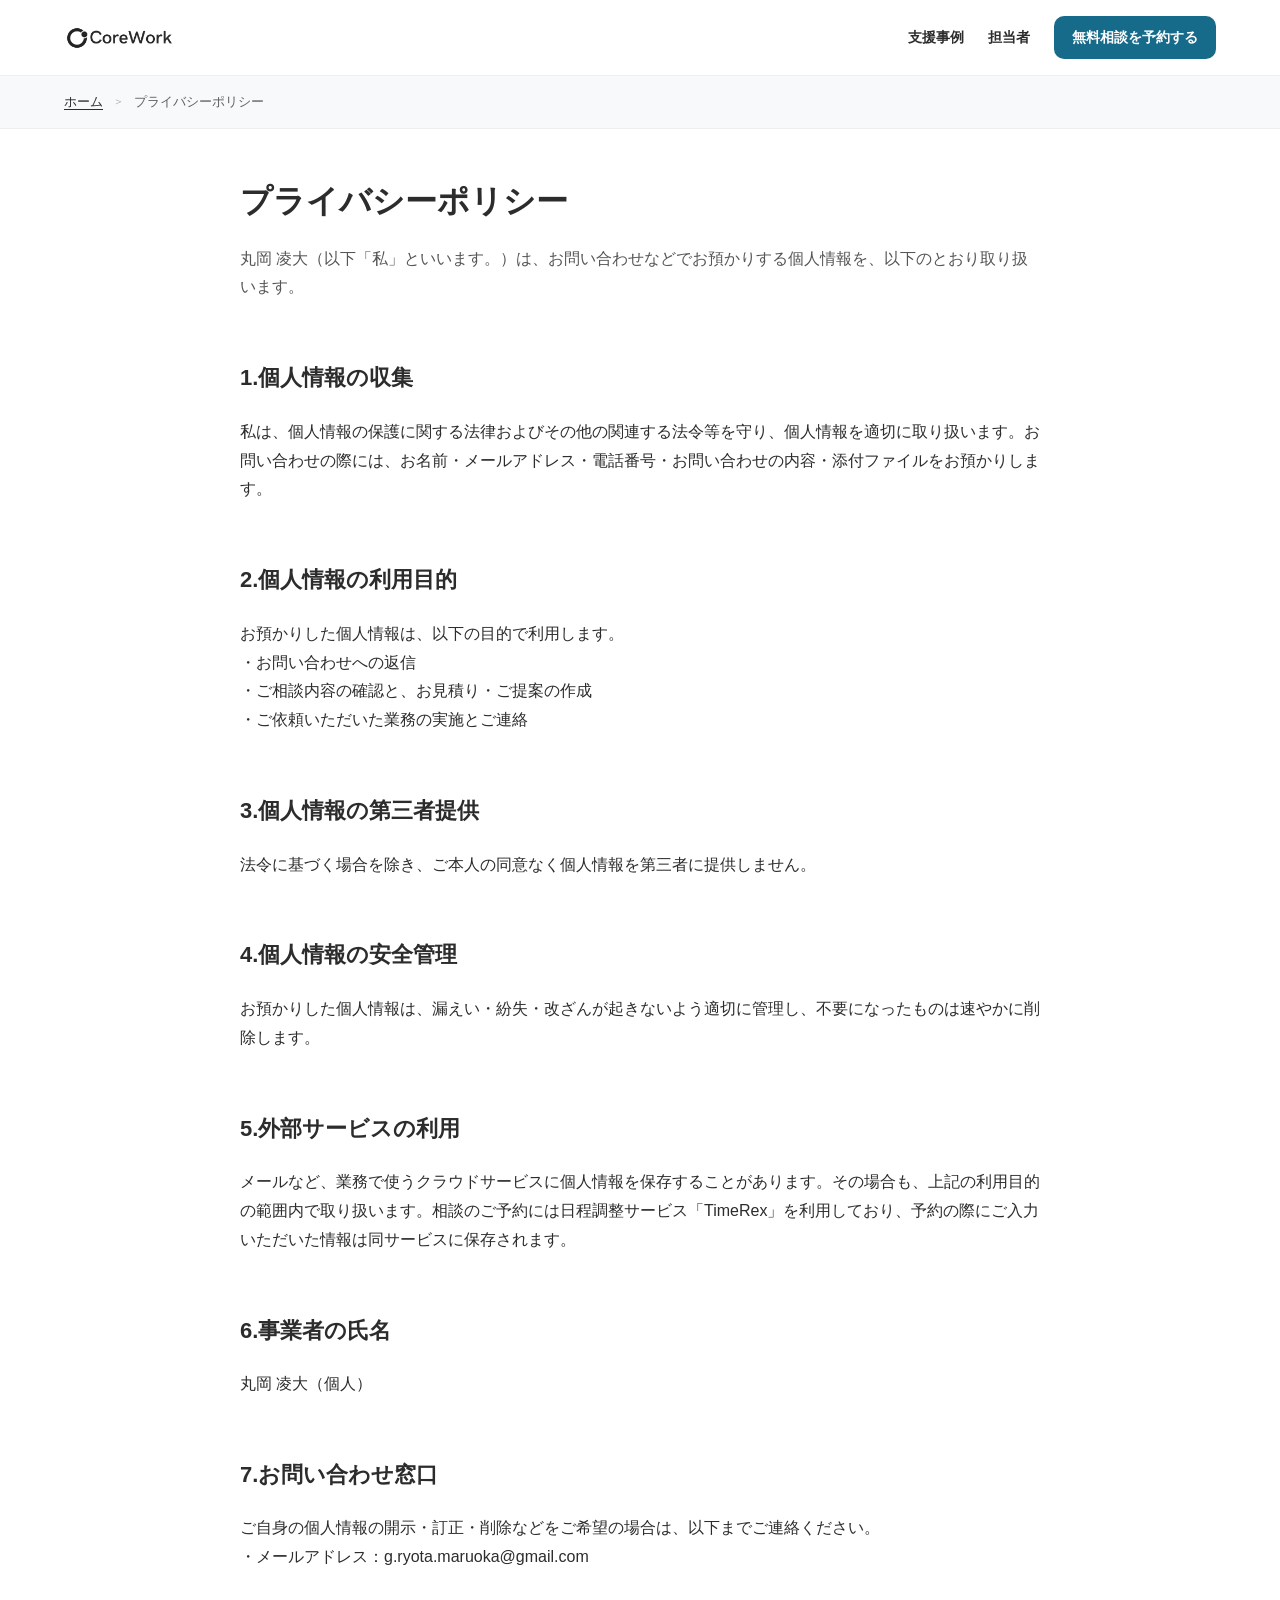
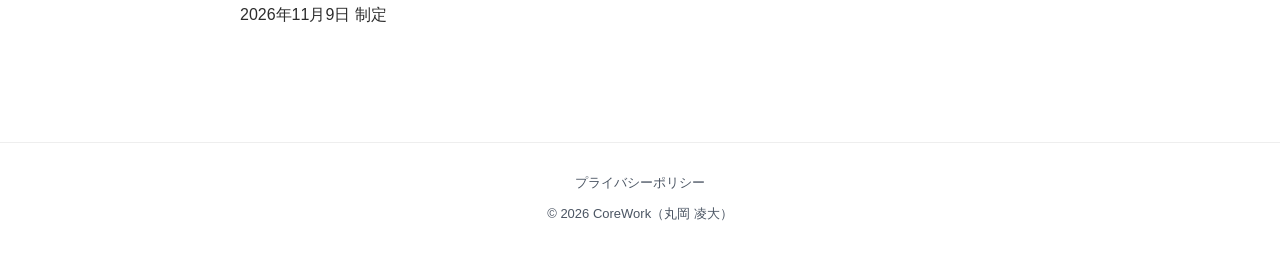
<file: privacy.html>
<!doctype html>
<html lang="ja">
<head>
<meta charset="utf-8">
<meta name="viewport" content="width=device-width, initial-scale=1">
<!-- meta:start（tools/release_meta.py が入れる。手で直さない） -->
<title>プライバシーポリシー｜CoreWork</title>
<meta name="description" content="CoreWork（丸岡 凌大）のプライバシーポリシーです。お問い合わせや相談の予約の際にお預かりするお名前・メールアドレス・電話番号・お問い合わせの内容・添付ファイルについて、利用の目的、第三者への提供をしないこと、漏えいや紛失を防ぐ安全管理、メールや予約サービスなど業務で使うクラウドサービスへの保存、開示・訂正・削除をご希望の時の窓口を定めています。">
<link rel="canonical" href="https://corework.jp/privacy.html">
<meta property="og:title" content="プライバシーポリシー｜CoreWork">
<meta property="og:description" content="CoreWork（丸岡 凌大）のプライバシーポリシーです。お問い合わせや相談の予約の際にお預かりするお名前・メールアドレス・電話番号・お問い合わせの内容・添付ファイルについて、利用の目的、第三者への提供をしないこと、漏えいや紛失を防ぐ安全管理、メールや予約サービスなど業務で使うクラウドサービスへの保存、開示・訂正・削除をご希望の時の窓口を定めています。">
<meta property="og:url" content="https://corework.jp/privacy.html">
<meta property="og:type" content="website">
<meta property="og:image" content="https://corework.jp/assets/og/top.png">
<meta property="og:image:width" content="1200">
<meta property="og:image:height" content="630">
<meta property="og:site_name" content="CoreWork">
<meta property="og:locale" content="ja_JP">
<meta name="twitter:card" content="summary_large_image">
<meta name="theme-color" content="#176b8a">
<link rel="icon" href="assets/brand/favicon.ico" sizes="any">
<link rel="icon" type="image/png" sizes="32x32" href="assets/brand/favicon-32.png">
<link rel="icon" type="image/png" sizes="16x16" href="assets/brand/favicon-16.png">
<link rel="apple-touch-icon" href="assets/brand/apple-touch-icon.png">
<link rel="manifest" href="site.webmanifest">
<script type="application/ld+json">{"@context": "https://schema.org", "@type": "BreadcrumbList", "itemListElement": [{"@type": "ListItem", "position": 1, "name": "ホーム", "item": "https://corework.jp/"}, {"@type": "ListItem", "position": 2, "name": "プライバシーポリシー", "item": "https://corework.jp/privacy.html"}]}</script>
<meta http-equiv="Content-Security-Policy" content="default-src &#x27;self&#x27;; script-src &#x27;self&#x27;; style-src &#x27;self&#x27; &#x27;unsafe-inline&#x27; https://fonts.googleapis.com; font-src &#x27;self&#x27; data: https://fonts.gstatic.com; img-src &#x27;self&#x27; data:; connect-src &#x27;none&#x27;; base-uri &#x27;self&#x27;; form-action &#x27;none&#x27;; object-src &#x27;none&#x27;; frame-src &#x27;none&#x27;">
<meta name="referrer" content="strict-origin-when-cross-origin">
<!-- meta:end -->
<link rel="stylesheet" href="https://fonts.googleapis.com/css?family=Noto+Sans+JP:400,700&amp;subset=japanese">
<link rel="stylesheet" href="works/case.css?v=d75d8f792e">
</head>
<body>
<header class="top"><div class="top-in">
<a class="logo" href="index.html" aria-label="CoreWork トップへ"><img src="assets/brand/corework-logo.webp" alt="CoreWork" width="408" height="96" class="brand-logo"></a>
<nav><a href="index.html#works">支援事例</a><a href="index.html#about">担当者</a><a class="btn" href="index.html#consult">無料相談を予約する</a></nav>
</div></header>
<nav class="crumb" aria-label="パンくずリスト"><ol>
<li><a href="index.html">ホーム</a></li><li aria-current="page">プライバシーポリシー</li>
</ol></nav>
<main>
<h1>プライバシーポリシー</h1>
<p class="lead">丸岡 凌大（以下「私」といいます。）は、お問い合わせなどでお預かりする個人情報を、以下のとおり取り扱います。</p>
<h2>1.個人情報の収集</h2>
<p>私は、個人情報の保護に関する法律およびその他の関連する法令等を守り、個人情報を適切に取り扱います。お問い合わせの際には、お名前・メールアドレス・電話番号・お問い合わせの内容・添付ファイルをお預かりします。</p>
<h2>2.個人情報の利用目的</h2>
<p>お預かりした個人情報は、以下の目的で利用します。<br>・お問い合わせへの返信<br>・ご相談内容の確認と、お見積り・ご提案の作成<br>・ご依頼いただいた業務の実施とご連絡</p>
<h2>3.個人情報の第三者提供</h2>
<p>法令に基づく場合を除き、ご本人の同意なく個人情報を第三者に提供しません。</p>
<h2>4.個人情報の安全管理</h2>
<p>お預かりした個人情報は、漏えい・紛失・改ざんが起きないよう適切に管理し、不要になったものは速やかに削除します。</p>
<h2>5.外部サービスの利用</h2>
<p>メールなど、業務で使うクラウドサービスに個人情報を保存することがあります。その場合も、上記の利用目的の範囲内で取り扱います。相談のご予約には日程調整サービス「TimeRex」を利用しており、予約の際にご入力いただいた情報は同サービスに保存されます。</p>
<h2>6.事業者の氏名</h2>
<p>丸岡 凌大（個人）</p>
<h2>7.お問い合わせ窓口</h2>
<p>ご自身の個人情報の開示・訂正・削除などをご希望の場合は、以下までご連絡ください。<br>・メールアドレス：g.ryota.maruoka@gmail.com<br><br>2026年11月9日 制定</p>
</main>
<footer class="foot"><a href="privacy.html">プライバシーポリシー</a><p>© 2026 CoreWork（丸岡 凌大）</p></footer>
</body>
</html>
</file>
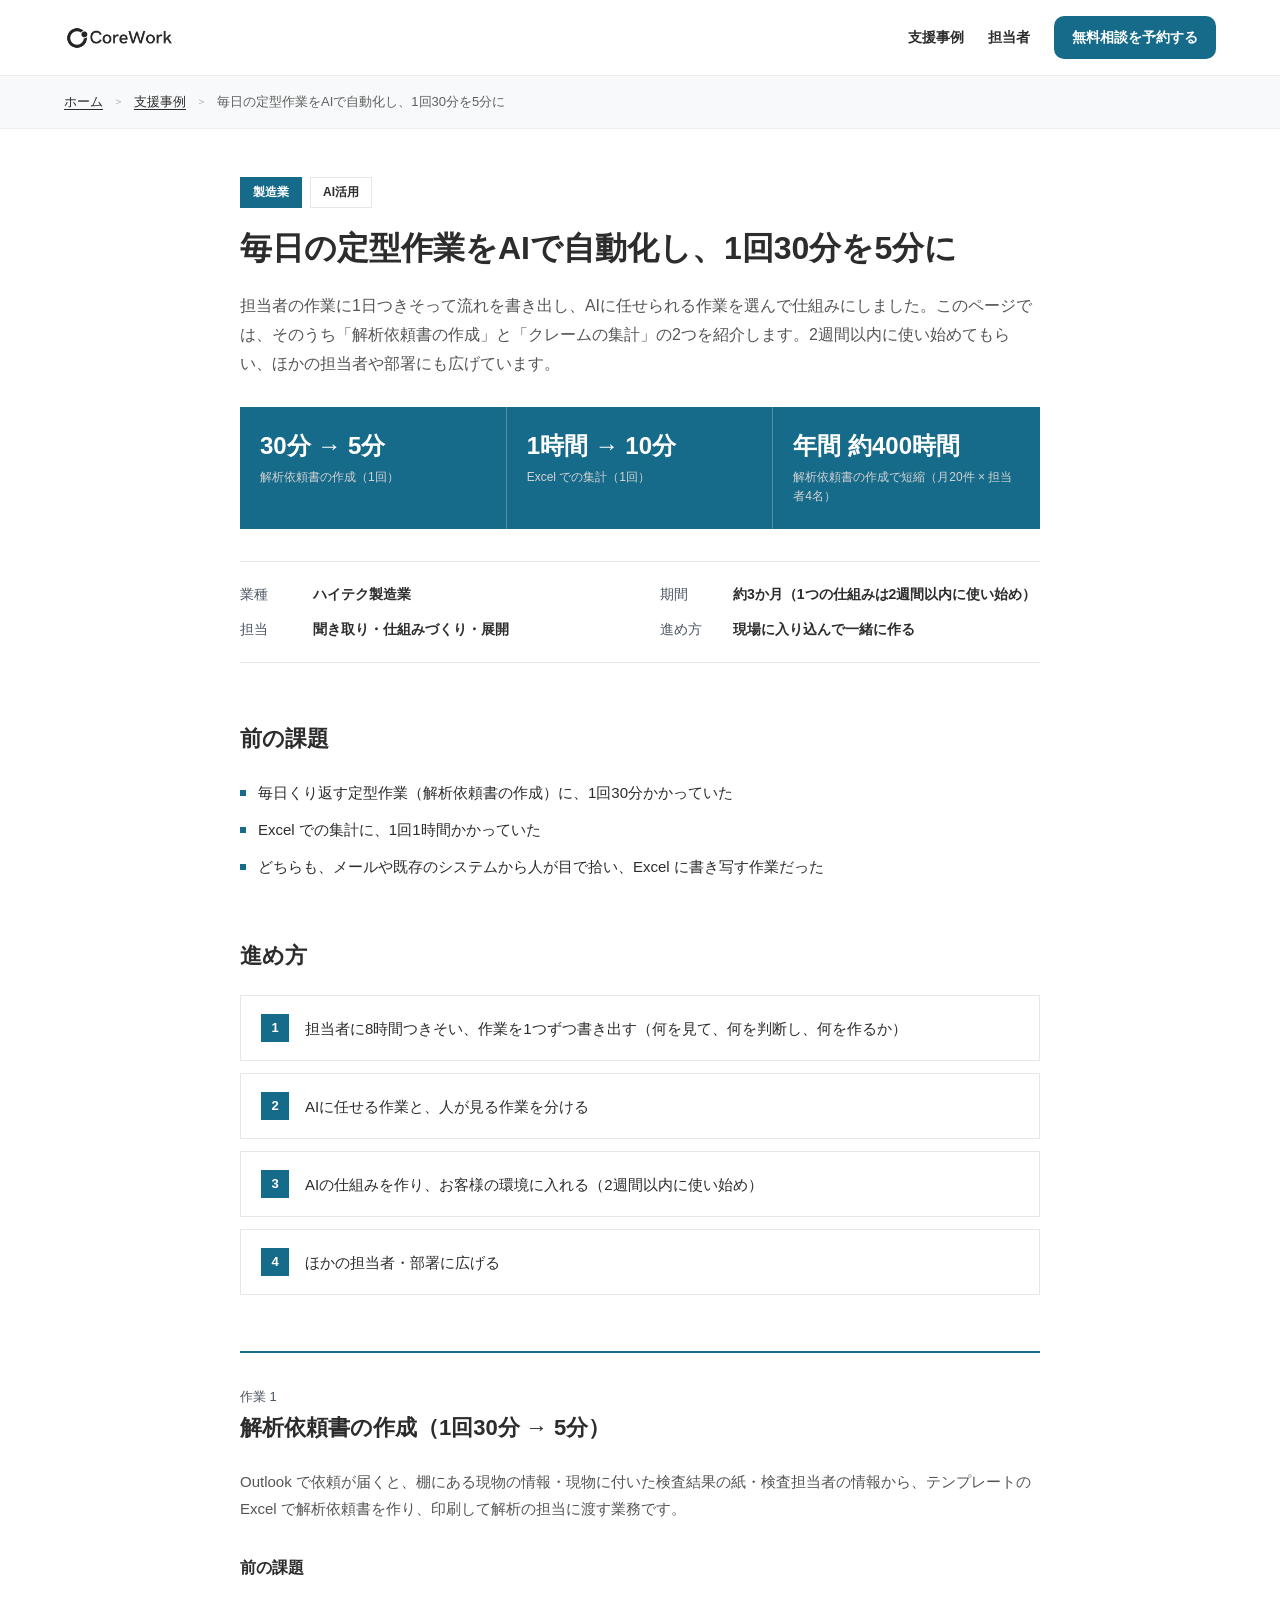
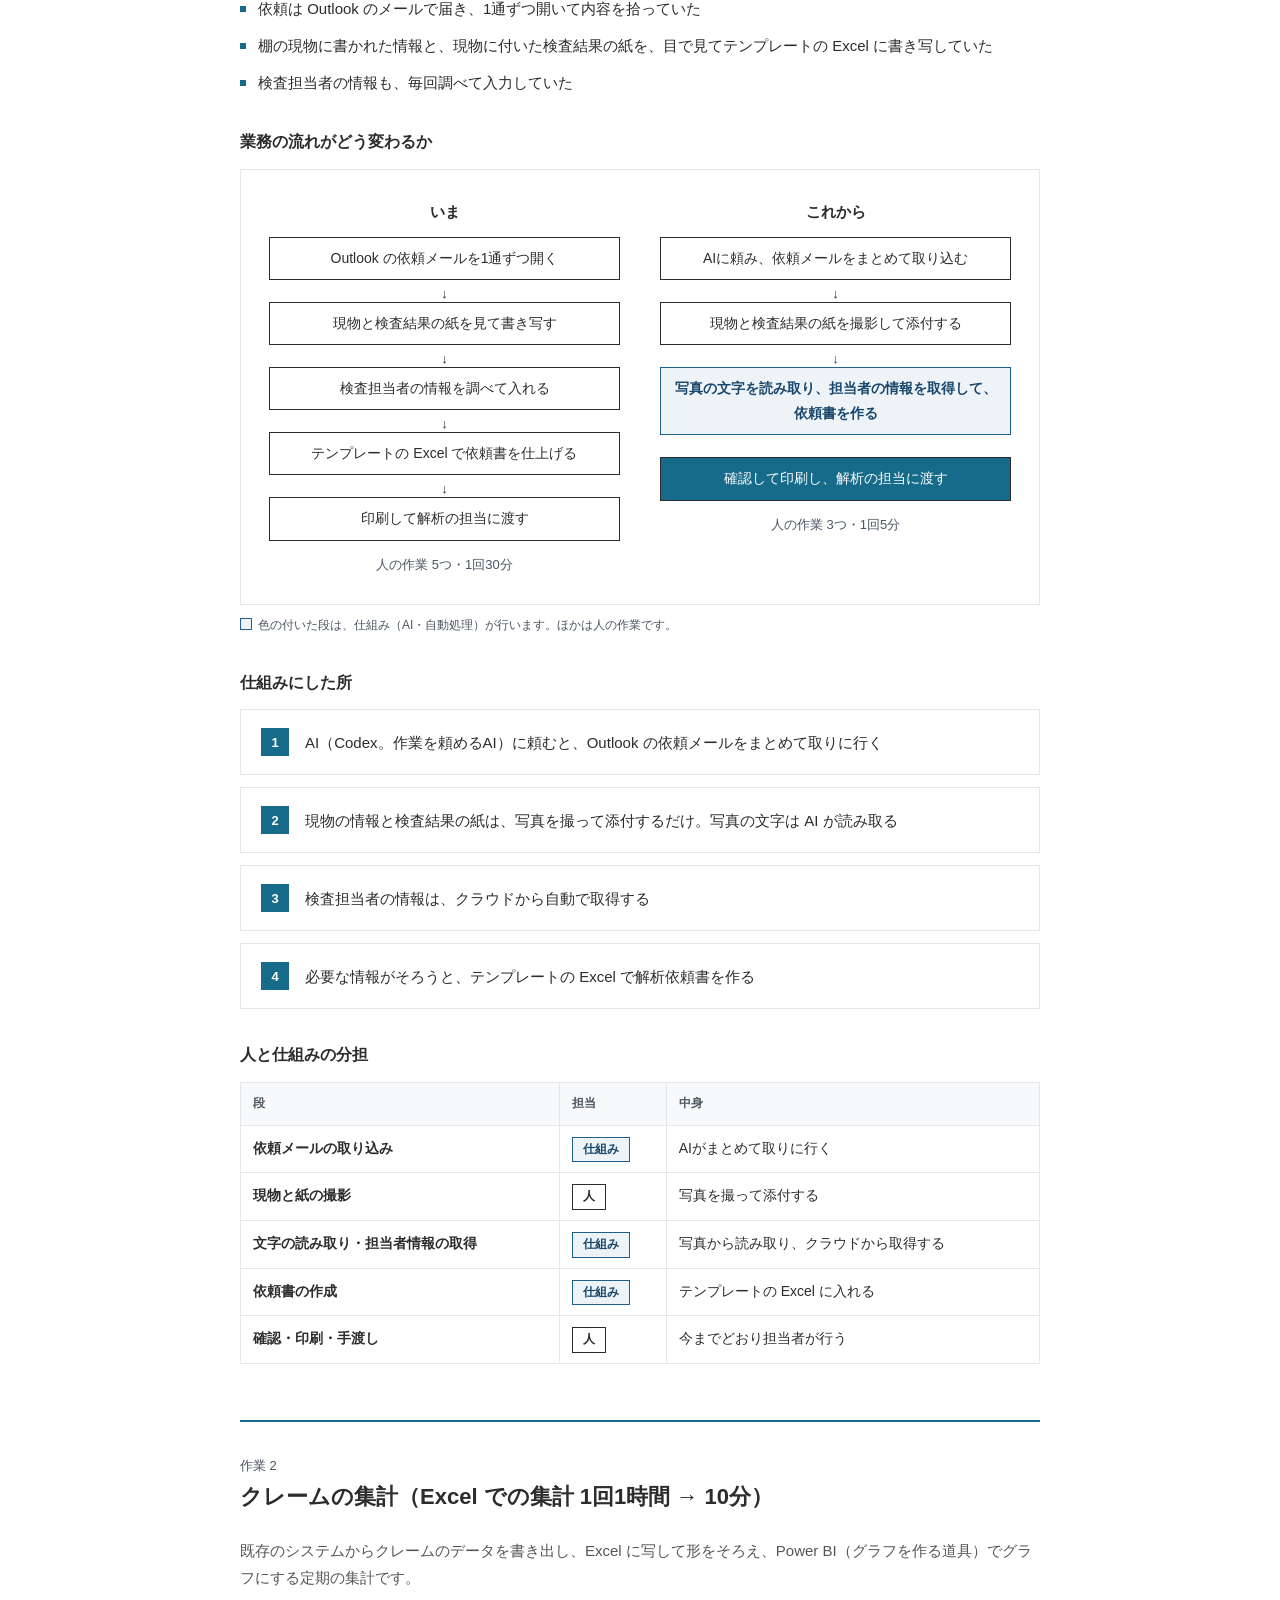
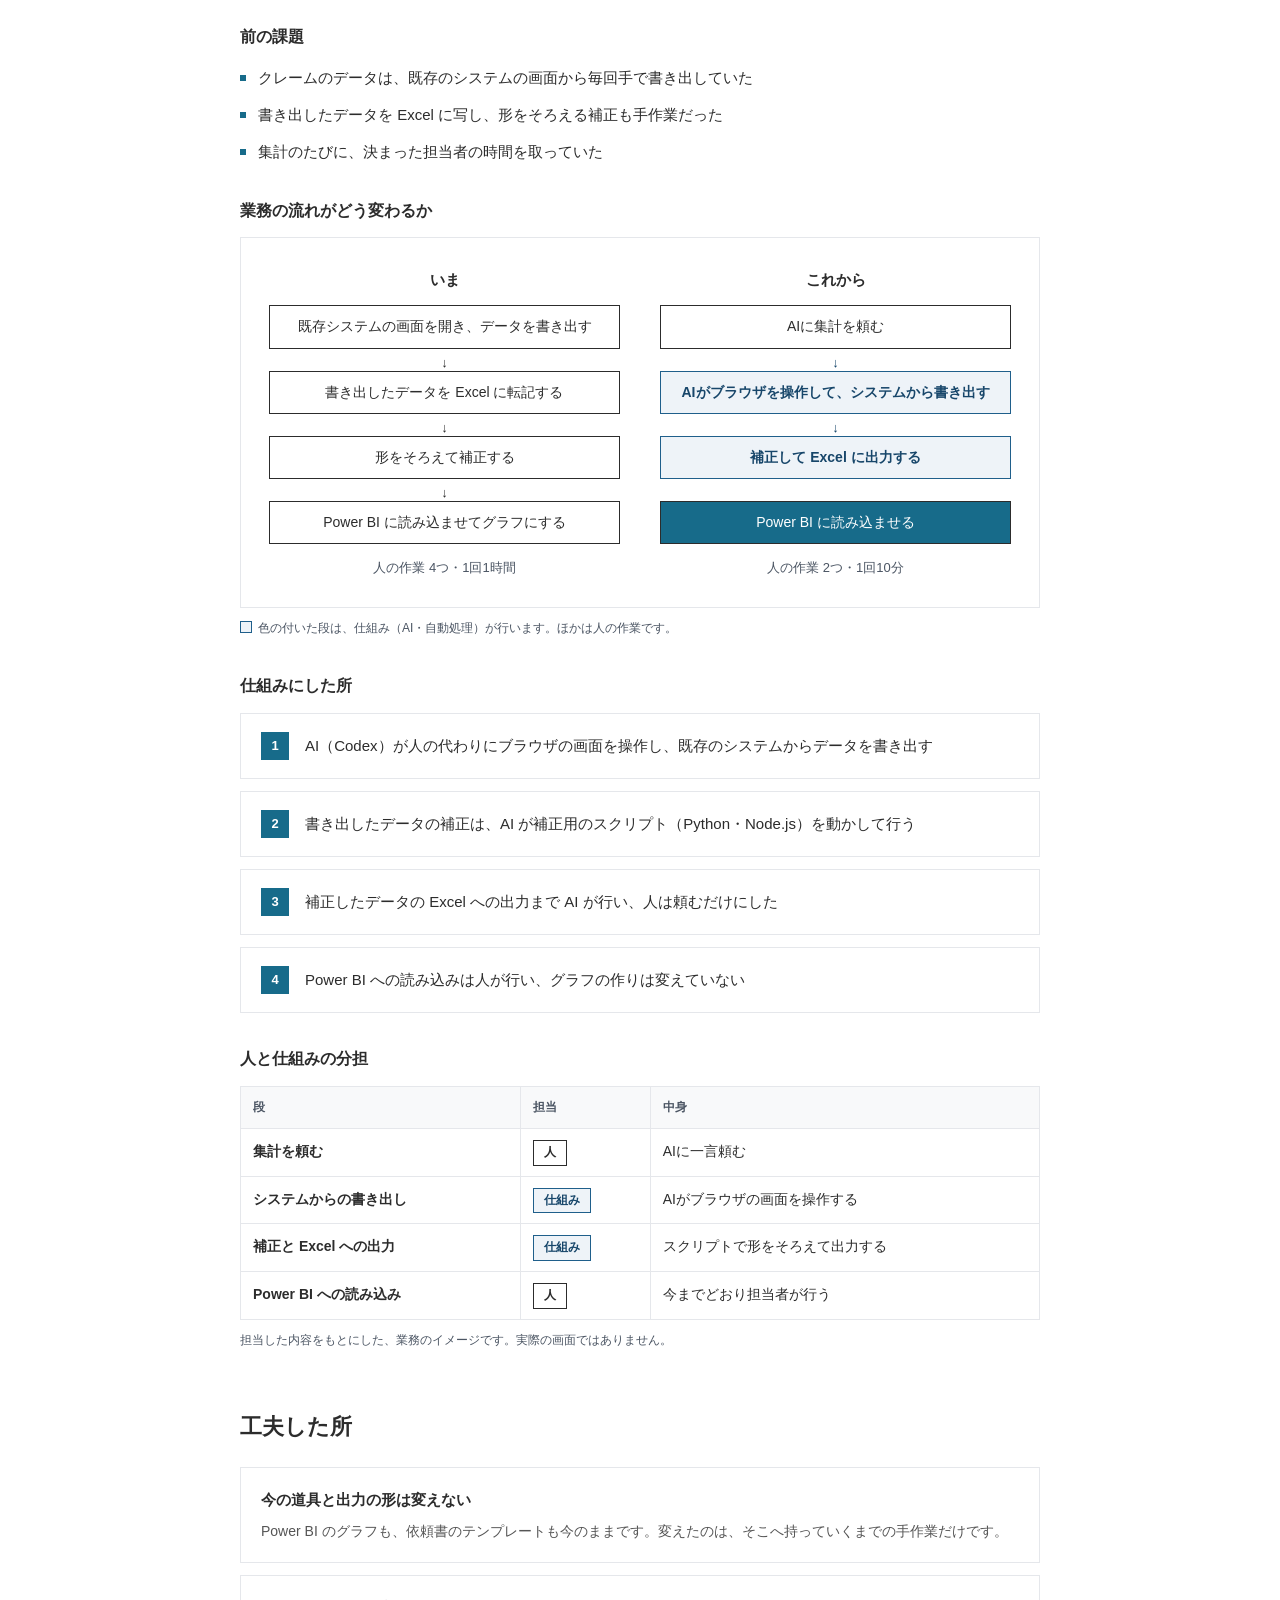
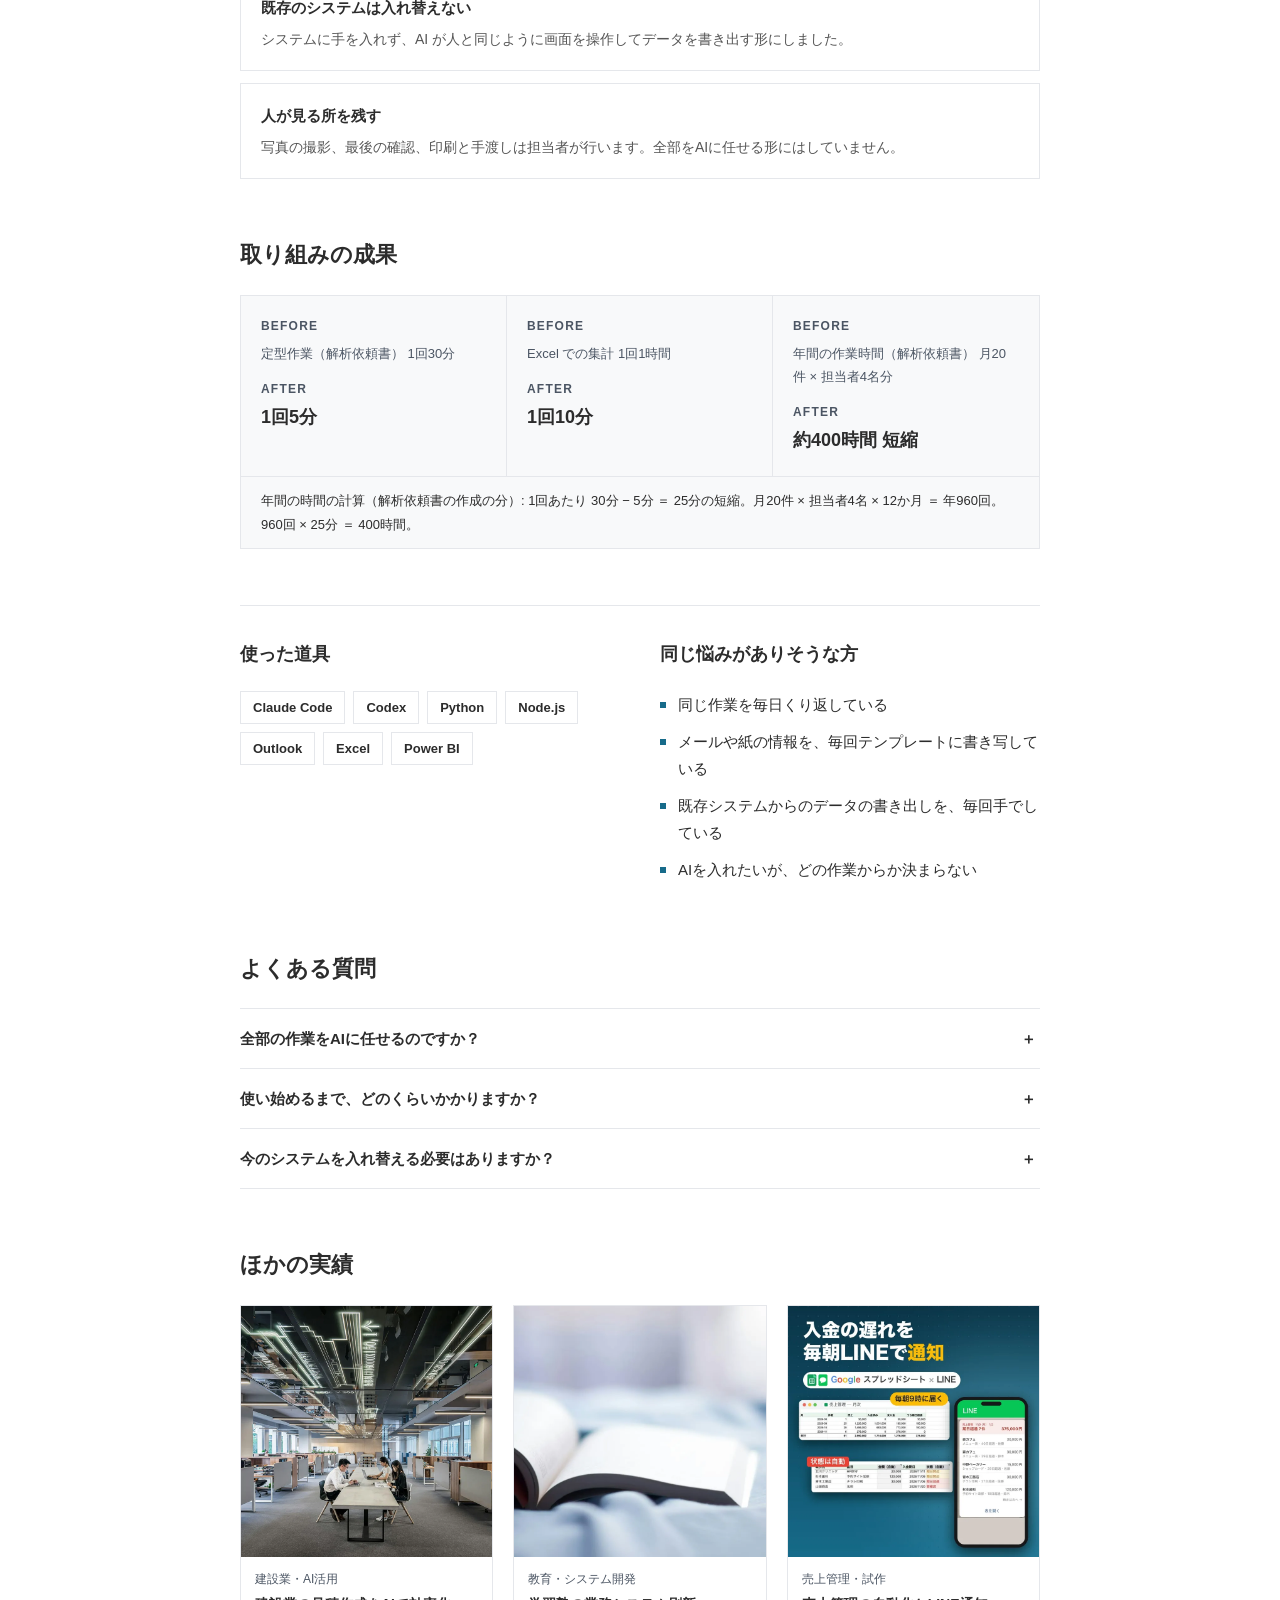
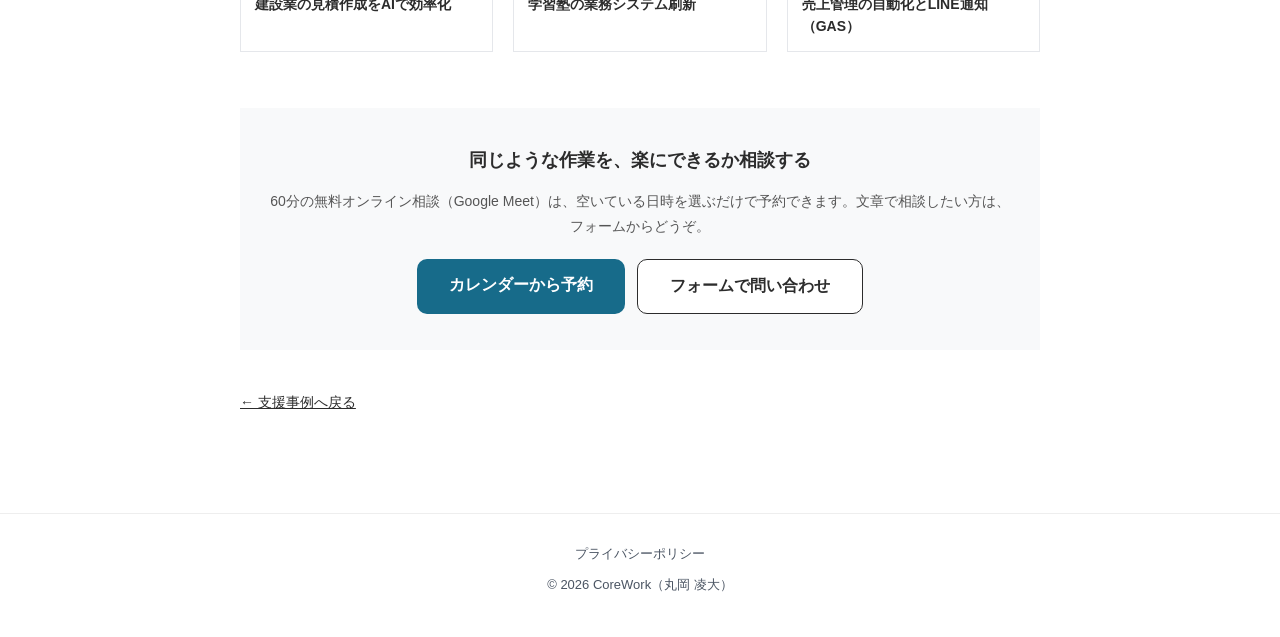
<file: works/ai-bpr.html>
<!doctype html>
<html lang="ja">
<head>
<meta charset="utf-8">
<meta name="viewport" content="width=device-width, initial-scale=1">
<!-- meta:start（tools/release_meta.py が入れる。手で直さない） -->
<title>毎日の定型作業をAIで自動化し、1回30分を5分に｜CoreWork</title>
<meta name="description" content="担当者の作業に1日つきそって流れを書き出し、AIに任せられる作業を選んで仕組みにしました。このページでは、そのうち「解析依頼書の作成」と「クレームの集計」の2つを紹介します。2週間以内に使い始めてもらい、ほかの担当者や部署にも広げています。 使った道具はClaude Code・Codex・Python・Node.js・Outlook・Excel・Power BIです。 同じような作業を楽にしたい方は、ページの下から60分の無料相談をご予約ください。">
<link rel="canonical" href="https://corework.jp/works/ai-bpr.html">
<meta property="og:title" content="毎日の定型作業をAIで自動化し、1回30分を5分に｜CoreWork">
<meta property="og:description" content="担当者の作業に1日つきそって流れを書き出し、AIに任せられる作業を選んで仕組みにしました。このページでは、そのうち「解析依頼書の作成」と「クレームの集計」の2つを紹介します。2週間以内に使い始めてもらい、ほかの担当者や部署にも広げています。 使った道具はClaude Code・Codex・Python・Node.js・Outlook・Excel・Power BIです。 同じような作業を楽にしたい方は、ページの下から60分の無料相談をご予約ください。">
<meta property="og:url" content="https://corework.jp/works/ai-bpr.html">
<meta property="og:type" content="article">
<meta property="og:image" content="https://corework.jp/assets/og/ai-bpr.png">
<meta property="og:image:width" content="1200">
<meta property="og:image:height" content="630">
<meta property="og:site_name" content="CoreWork">
<meta property="og:locale" content="ja_JP">
<meta name="twitter:card" content="summary_large_image">
<meta name="theme-color" content="#176b8a">
<link rel="icon" href="../assets/brand/favicon.ico" sizes="any">
<link rel="icon" type="image/png" sizes="32x32" href="../assets/brand/favicon-32.png">
<link rel="icon" type="image/png" sizes="16x16" href="../assets/brand/favicon-16.png">
<link rel="apple-touch-icon" href="../assets/brand/apple-touch-icon.png">
<link rel="manifest" href="../site.webmanifest">
<script type="application/ld+json">{"@context": "https://schema.org", "@type": "BreadcrumbList", "itemListElement": [{"@type": "ListItem", "position": 1, "name": "ホーム", "item": "https://corework.jp/"}, {"@type": "ListItem", "position": 2, "name": "支援事例", "item": "https://corework.jp/#works"}, {"@type": "ListItem", "position": 3, "name": "毎日の定型作業をAIで自動化し、1回30分を5分に", "item": "https://corework.jp/works/ai-bpr.html"}]}</script>
<script type="application/ld+json">{"@context": "https://schema.org", "@type": "Article", "headline": "毎日の定型作業をAIで自動化し、1回30分を5分に", "description": "担当者の作業に1日つきそって流れを書き出し、AIに任せられる作業を選んで仕組みにしました。このページでは、そのうち「解析依頼書の作成」と「クレームの集計」の2つを紹介します。2週間以内に使い始めてもらい、ほかの担当者や部署にも広げています。 使った道具はClaude Code・Codex・Python・Node.js・Outlook・Excel・Power BIです。 同じような作業を楽にしたい方は、ページの下から60分の無料相談をご予約ください。", "image": "https://corework.jp/assets/og/ai-bpr.png", "author": {"@type": "Person", "name": "丸岡 凌大", "alternateName": "Ryota Maruoka", "jobTitle": "AI業務効率化エンジニア", "url": "https://corework.jp/", "image": "https://corework.jp/assets/profile.webp", "email": "mailto:g.ryota.maruoka@gmail.com", "address": {"@type": "PostalAddress", "addressRegion": "大阪府", "addressCountry": "JP"}, "knowsAbout": ["AIを使った業務の効率化・自動化", "業務システム・ツールの開発", "書類やPDFの読み取り・データ化", "Google Apps Script"]}, "inLanguage": "ja", "mainEntityOfPage": "https://corework.jp/works/ai-bpr.html"}</script>
<meta http-equiv="Content-Security-Policy" content="default-src &#x27;self&#x27;; script-src &#x27;self&#x27;; style-src &#x27;self&#x27; &#x27;unsafe-inline&#x27; https://fonts.googleapis.com; font-src &#x27;self&#x27; data: https://fonts.gstatic.com; img-src &#x27;self&#x27; data:; connect-src &#x27;none&#x27;; base-uri &#x27;self&#x27;; form-action &#x27;none&#x27;; object-src &#x27;none&#x27;; frame-src &#x27;none&#x27;">
<meta name="referrer" content="strict-origin-when-cross-origin">
<!-- meta:end -->
<link rel="stylesheet" href="https://fonts.googleapis.com/css?family=Noto+Sans+JP:400,700&subset=japanese">
<link rel="stylesheet" href="https://fonts.googleapis.com/css?family=Lato:400,700">
<link rel="stylesheet" href="case.css?v=d75d8f792e">
</head>
<body>
<header class="top"><div class="top-in">
<a class="logo" href="../index.html" aria-label="CoreWork トップへ"><img src="../assets/brand/corework-logo.webp" alt="CoreWork" width="408" height="96" class="brand-logo"></a>
<nav><a href="../index.html#works">支援事例</a><a href="../index.html#about">担当者</a><a class="btn" href="../index.html#consult">無料相談を予約する</a></nav>
</div></header>
<nav class="crumb" aria-label="パンくずリスト"><ol>
<li><a href="../index.html">ホーム</a></li><li><a href="../index.html#works">支援事例</a></li><li aria-current="page">毎日の定型作業をAIで自動化し、1回30分を5分に</li>
</ol></nav>
<main>
<div class="tags"><span class="tag">製造業</span><span class="tag">AI活用</span></div>
<h1>毎日の定型作業をAIで自動化し、1回30分を5分に</h1>
<p class="lead">担当者の作業に1日つきそって流れを書き出し、AIに任せられる作業を選んで仕組みにしました。このページでは、そのうち「解析依頼書の作成」と「クレームの集計」の2つを紹介します。2週間以内に使い始めてもらい、ほかの担当者や部署にも広げています。</p>
<div class="stats"><div><div class="n">30分 → 5分</div><div class="l">解析依頼書の作成（1回）</div></div><div><div class="n">1時間 → 10分</div><div class="l">Excel での集計（1回）</div></div><div><div class="n">年間 約400時間</div><div class="l">解析依頼書の作成で短縮（月20件 × 担当者4名）</div></div></div>
<dl class="meta"><div><dt>業種</dt><dd>ハイテク製造業</dd></div><div><dt>期間</dt><dd>約3か月（1つの仕組みは2週間以内に使い始め）</dd></div><div><dt>担当</dt><dd>聞き取り・仕組みづくり・展開</dd></div><div><dt>進め方</dt><dd>現場に入り込んで一緒に作る</dd></div></dl>
<h2>前の課題</h2>
<ul class="dots"><li>毎日くり返す定型作業（解析依頼書の作成）に、1回30分かかっていた</li><li>Excel での集計に、1回1時間かかっていた</li><li>どちらも、メールや既存のシステムから人が目で拾い、Excel に書き写す作業だった</li></ul>

<h2>進め方</h2>
<ol class="steps"><li>担当者に8時間つきそい、作業を1つずつ書き出す（何を見て、何を判断し、何を作るか）</li><li>AIに任せる作業と、人が見る作業を分ける</li><li>AIの仕組みを作り、お客様の環境に入れる（2週間以内に使い始め）</li><li>ほかの担当者・部署に広げる</li></ol>

<section class="part"><h2><small>作業 1</small>解析依頼書の作成（1回30分 → 5分）</h2><p class="about">Outlook で依頼が届くと、棚にある現物の情報・現物に付いた検査結果の紙・検査担当者の情報から、テンプレートの Excel で解析依頼書を作り、印刷して解析の担当に渡す業務です。</p><h3 class="sub">前の課題</h3><ul class="dots"><li>依頼は Outlook のメールで届き、1通ずつ開いて内容を拾っていた</li><li>棚の現物に書かれた情報と、現物に付いた検査結果の紙を、目で見てテンプレートの Excel に書き写していた</li><li>検査担当者の情報も、毎回調べて入力していた</li></ul><h3 class="sub">業務の流れがどう変わるか</h3><div class="flow"><div><h3>いま</h3><ol><li>Outlook の依頼メールを1通ずつ開く</li><li>現物と検査結果の紙を見て書き写す</li><li>検査担当者の情報を調べて入れる</li><li>テンプレートの Excel で依頼書を仕上げる</li><li>印刷して解析の担当に渡す</li></ol><div class="time">人の作業 5つ・1回30分</div></div><div class="after"><h3>これから</h3><ol><li>AIに頼み、依頼メールをまとめて取り込む</li><li>現物と検査結果の紙を撮影して添付する</li><li class="m">写真の文字を読み取り、担当者の情報を取得して、依頼書を作る</li><li>確認して印刷し、解析の担当に渡す</li></ol><div class="time">人の作業 3つ・1回5分</div></div></div><p class="legend"><i></i>色の付いた段は、仕組み（AI・自動処理）が行います。ほかは人の作業です。</p><h3 class="sub">仕組みにした所</h3><ol class="steps"><li>AI（Codex。作業を頼めるAI）に頼むと、Outlook の依頼メールをまとめて取りに行く</li><li>現物の情報と検査結果の紙は、写真を撮って添付するだけ。写真の文字は AI が読み取る</li><li>検査担当者の情報は、クラウドから自動で取得する</li><li>必要な情報がそろうと、テンプレートの Excel で解析依頼書を作る</li></ol><h3 class="sub">人と仕組みの分担</h3><div class="tw"><table class="roles"><thead><tr><th scope="col">段</th><th scope="col">担当</th><th scope="col">中身</th></tr></thead><tbody><tr><td>依頼メールの取り込み</td><td><span class="who m">仕組み</span></td><td>AIがまとめて取りに行く</td></tr><tr><td>現物と紙の撮影</td><td><span class="who">人</span></td><td>写真を撮って添付する</td></tr><tr><td>文字の読み取り・担当者情報の取得</td><td><span class="who m">仕組み</span></td><td>写真から読み取り、クラウドから取得する</td></tr><tr><td>依頼書の作成</td><td><span class="who m">仕組み</span></td><td>テンプレートの Excel に入れる</td></tr><tr><td>確認・印刷・手渡し</td><td><span class="who">人</span></td><td>今までどおり担当者が行う</td></tr></tbody></table></div></section><section class="part"><h2><small>作業 2</small>クレームの集計（Excel での集計 1回1時間 → 10分）</h2><p class="about">既存のシステムからクレームのデータを書き出し、Excel に写して形をそろえ、Power BI（グラフを作る道具）でグラフにする定期の集計です。</p><h3 class="sub">前の課題</h3><ul class="dots"><li>クレームのデータは、既存のシステムの画面から毎回手で書き出していた</li><li>書き出したデータを Excel に写し、形をそろえる補正も手作業だった</li><li>集計のたびに、決まった担当者の時間を取っていた</li></ul><h3 class="sub">業務の流れがどう変わるか</h3><div class="flow"><div><h3>いま</h3><ol><li>既存システムの画面を開き、データを書き出す</li><li>書き出したデータを Excel に転記する</li><li>形をそろえて補正する</li><li>Power BI に読み込ませてグラフにする</li></ol><div class="time">人の作業 4つ・1回1時間</div></div><div class="after"><h3>これから</h3><ol><li>AIに集計を頼む</li><li class="m">AIがブラウザを操作して、システムから書き出す</li><li class="m">補正して Excel に出力する</li><li>Power BI に読み込ませる</li></ol><div class="time">人の作業 2つ・1回10分</div></div></div><p class="legend"><i></i>色の付いた段は、仕組み（AI・自動処理）が行います。ほかは人の作業です。</p><h3 class="sub">仕組みにした所</h3><ol class="steps"><li>AI（Codex）が人の代わりにブラウザの画面を操作し、既存のシステムからデータを書き出す</li><li>書き出したデータの補正は、AI が補正用のスクリプト（Python・Node.js）を動かして行う</li><li>補正したデータの Excel への出力まで AI が行い、人は頼むだけにした</li><li>Power BI への読み込みは人が行い、グラフの作りは変えていない</li></ol><h3 class="sub">人と仕組みの分担</h3><div class="tw"><table class="roles"><thead><tr><th scope="col">段</th><th scope="col">担当</th><th scope="col">中身</th></tr></thead><tbody><tr><td>集計を頼む</td><td><span class="who">人</span></td><td>AIに一言頼む</td></tr><tr><td>システムからの書き出し</td><td><span class="who m">仕組み</span></td><td>AIがブラウザの画面を操作する</td></tr><tr><td>補正と Excel への出力</td><td><span class="who m">仕組み</span></td><td>スクリプトで形をそろえて出力する</td></tr><tr><td>Power BI への読み込み</td><td><span class="who">人</span></td><td>今までどおり担当者が行う</td></tr></tbody></table></div></section><p class="cap">担当した内容をもとにした、業務のイメージです。実際の画面ではありません。</p>

<h2>工夫した所</h2><div class="points"><div><h3>今の道具と出力の形は変えない</h3><p>Power BI のグラフも、依頼書のテンプレートも今のままです。変えたのは、そこへ持っていくまでの手作業だけです。</p></div><div><h3>既存のシステムは入れ替えない</h3><p>システムに手を入れず、AI が人と同じように画面を操作してデータを書き出す形にしました。</p></div><div><h3>人が見る所を残す</h3><p>写真の撮影、最後の確認、印刷と手渡しは担当者が行います。全部をAIに任せる形にはしていません。</p></div></div>



<h2>取り組みの成果</h2><div class="results"><div><div class="k">BEFORE</div><div class="name">定型作業（解析依頼書） 1回30分</div><div class="k">AFTER</div><div class="after">1回5分</div></div><div><div class="k">BEFORE</div><div class="name">Excel での集計 1回1時間</div><div class="k">AFTER</div><div class="after">1回10分</div></div><div><div class="k">BEFORE</div><div class="name">年間の作業時間（解析依頼書） 月20件 × 担当者4名分</div><div class="k">AFTER</div><div class="after">約400時間 短縮</div></div></div><p class="calc">年間の時間の計算（解析依頼書の作成の分）: 1回あたり 30分 − 5分 ＝ 25分の短縮。月20件 × 担当者4名 × 12か月 ＝ 年960回。960回 × 25分 ＝ 400時間。</p>

<div class="two">
<div><h2>使った道具</h2><div class="chips"><span>Claude Code</span><span>Codex</span><span>Python</span><span>Node.js</span><span>Outlook</span><span>Excel</span><span>Power BI</span></div></div>
<div><h2>同じ悩みがありそうな方</h2><ul class="dots"><li>同じ作業を毎日くり返している</li><li>メールや紙の情報を、毎回テンプレートに書き写している</li><li>既存システムからのデータの書き出しを、毎回手でしている</li><li>AIを入れたいが、どの作業からか決まらない</li></ul></div>
</div>
<h2>よくある質問</h2><div class="faq"><details><summary>全部の作業をAIに任せるのですか？</summary><p>いいえ。担当者の作業を書き出したうえで、AIに任せる作業と人が見る作業を分けます。この事例でも、確認・印刷・手渡しは担当者が行っています。</p></details><details><summary>使い始めるまで、どのくらいかかりますか？</summary><p>この事例では、作る作業を決めてから2週間以内に使い始めてもらいました。</p></details><details><summary>今のシステムを入れ替える必要はありますか？</summary><p>この事例では入れ替えていません。既存のシステムはそのままで、AI が画面を操作してデータを書き出しています。</p></details></div>
<h2>ほかの実績</h2><div class="rel"><a href="estimate-ai.html"><img loading="lazy" decoding="async" width="800" height="800" src="../assets/1ed0d5e38161.webp" alt=""><span><span class="t">建設業・AI活用</span><span class="h">建設業の見積作成をAIで効率化</span></span></a><a href="juku-system.html"><img loading="lazy" decoding="async" width="800" height="800" src="../assets/0348db44d5a6.webp" alt=""><span><span class="t">教育・システム開発</span><span class="h">学習塾の業務システム刷新</span></span></a><a href="uriage-gas.html"><img loading="lazy" decoding="async" width="800" height="800" src="../assets/work-uriage-thumb.webp" alt=""><span><span class="t">売上管理・試作</span><span class="h">売上管理の自動化とLINE通知（GAS）</span></span></a></div>
<div class="cta"><p>同じような作業を、楽にできるか相談する</p><p class="sub">60分の無料オンライン相談（Google Meet）は、空いている日時を選ぶだけで予約できます。文章で相談したい方は、フォームからどうぞ。</p>
<div class="btns"><a href="../index.html#booking">カレンダーから予約</a><a class="ghost" href="../index.html#contact-form">フォームで問い合わせ</a></div></div>
<a class="back" href="../index.html#works">← 支援事例へ戻る</a>
</main>
<footer class="foot"><a href="../privacy.html">プライバシーポリシー</a><p>© 2026 CoreWork（丸岡 凌大）</p></footer>
</body>
</html>
</file>
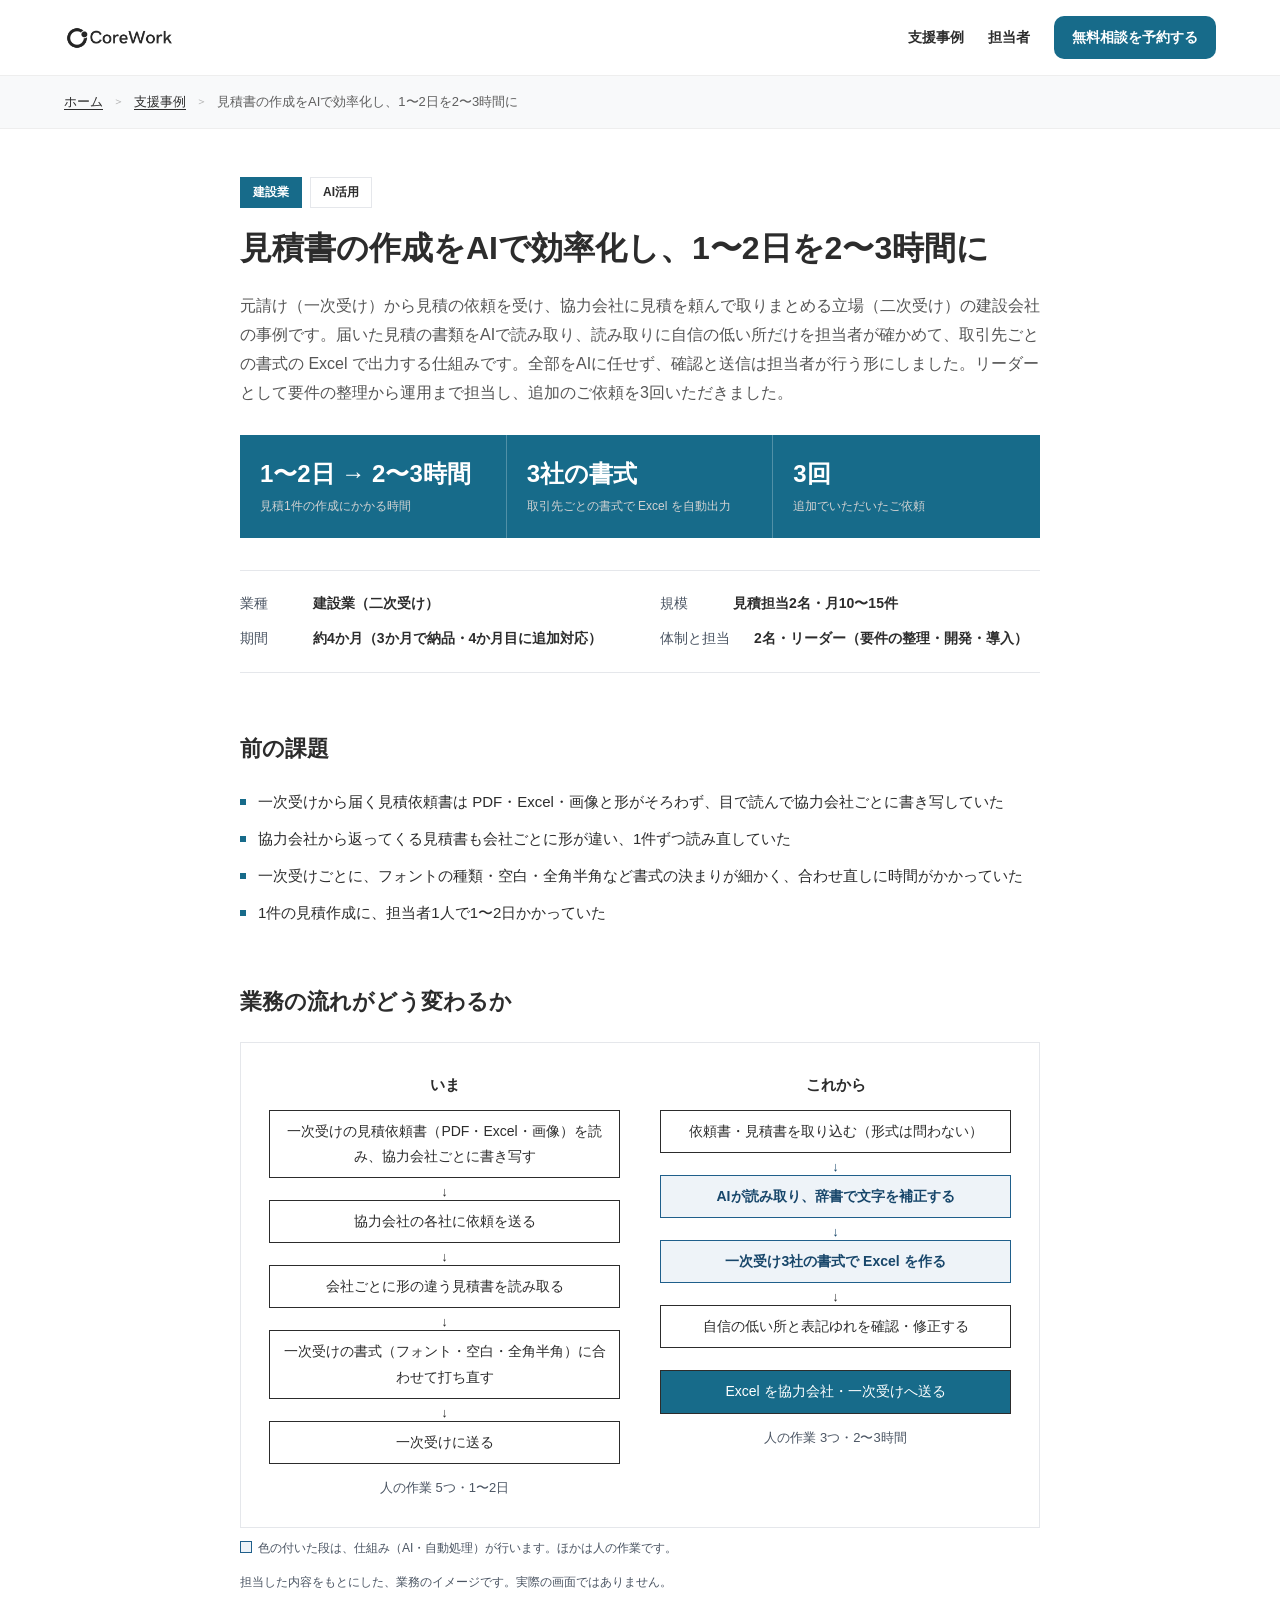
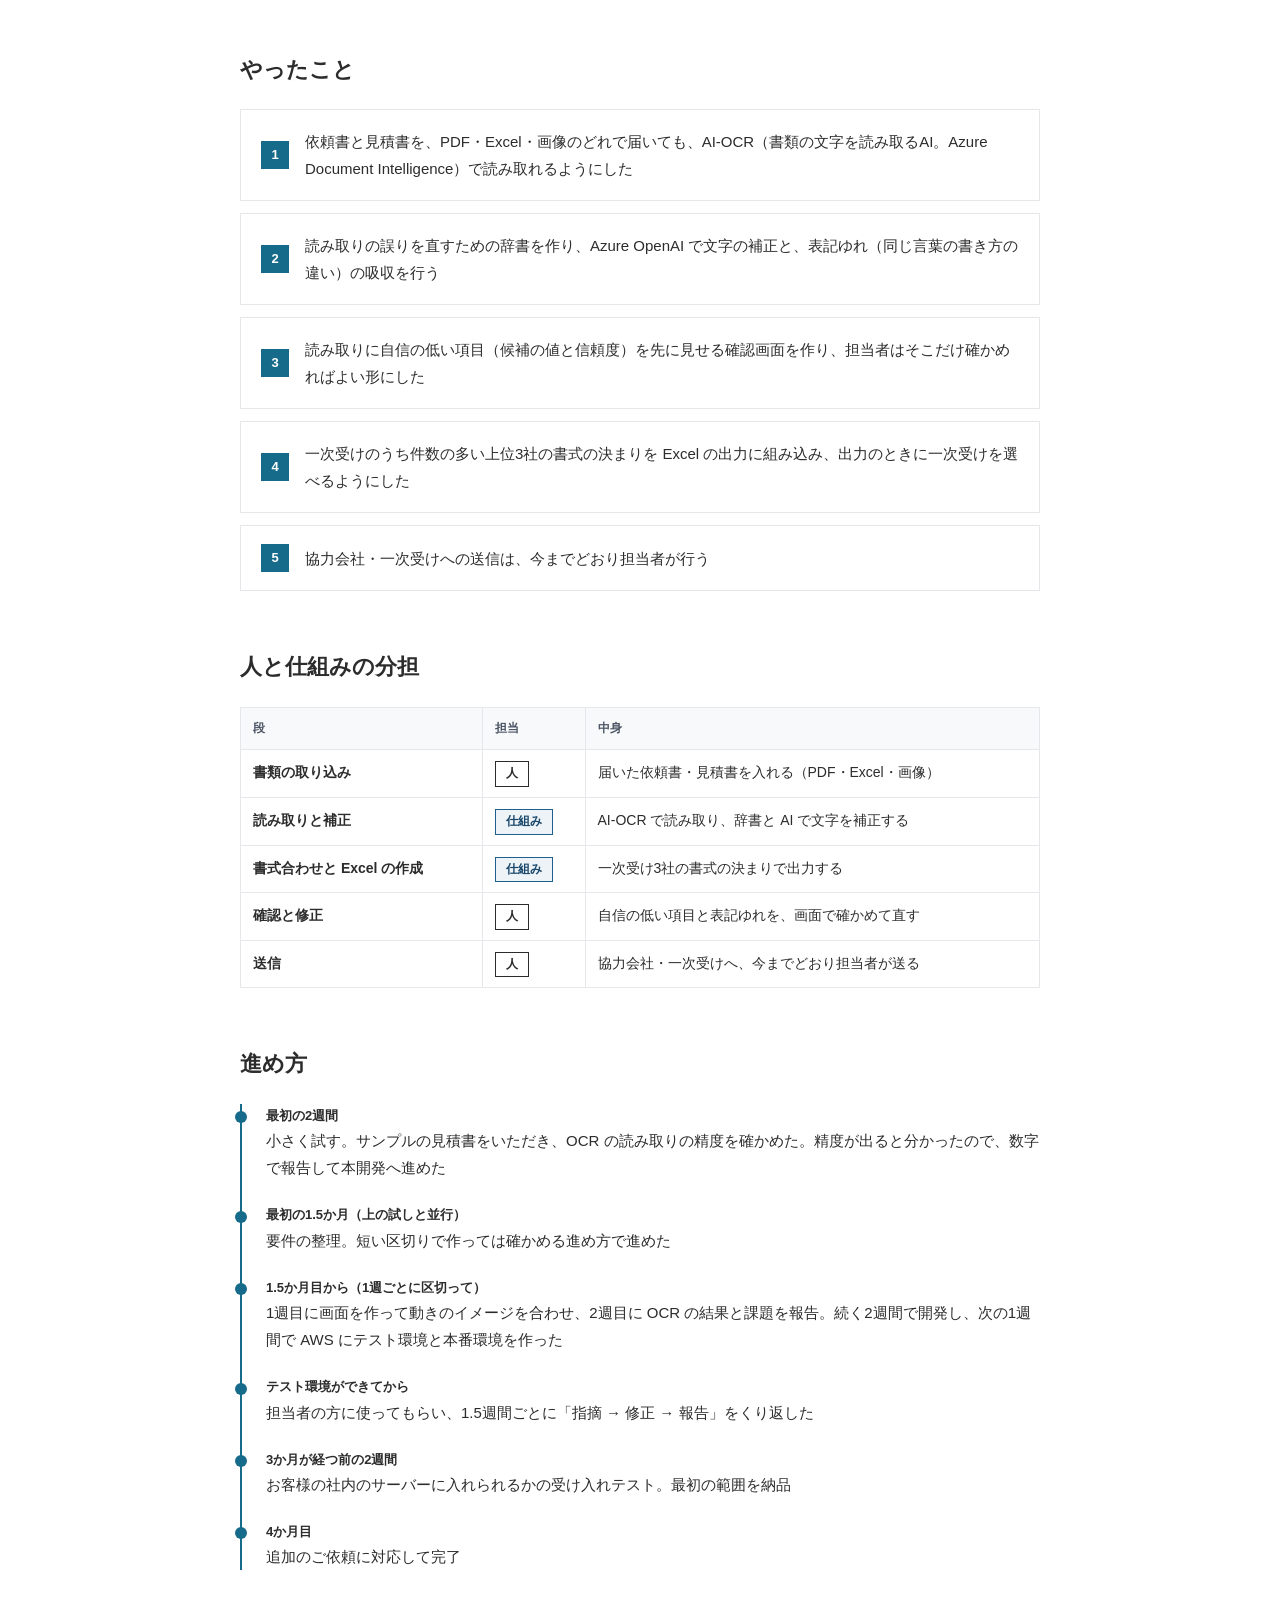
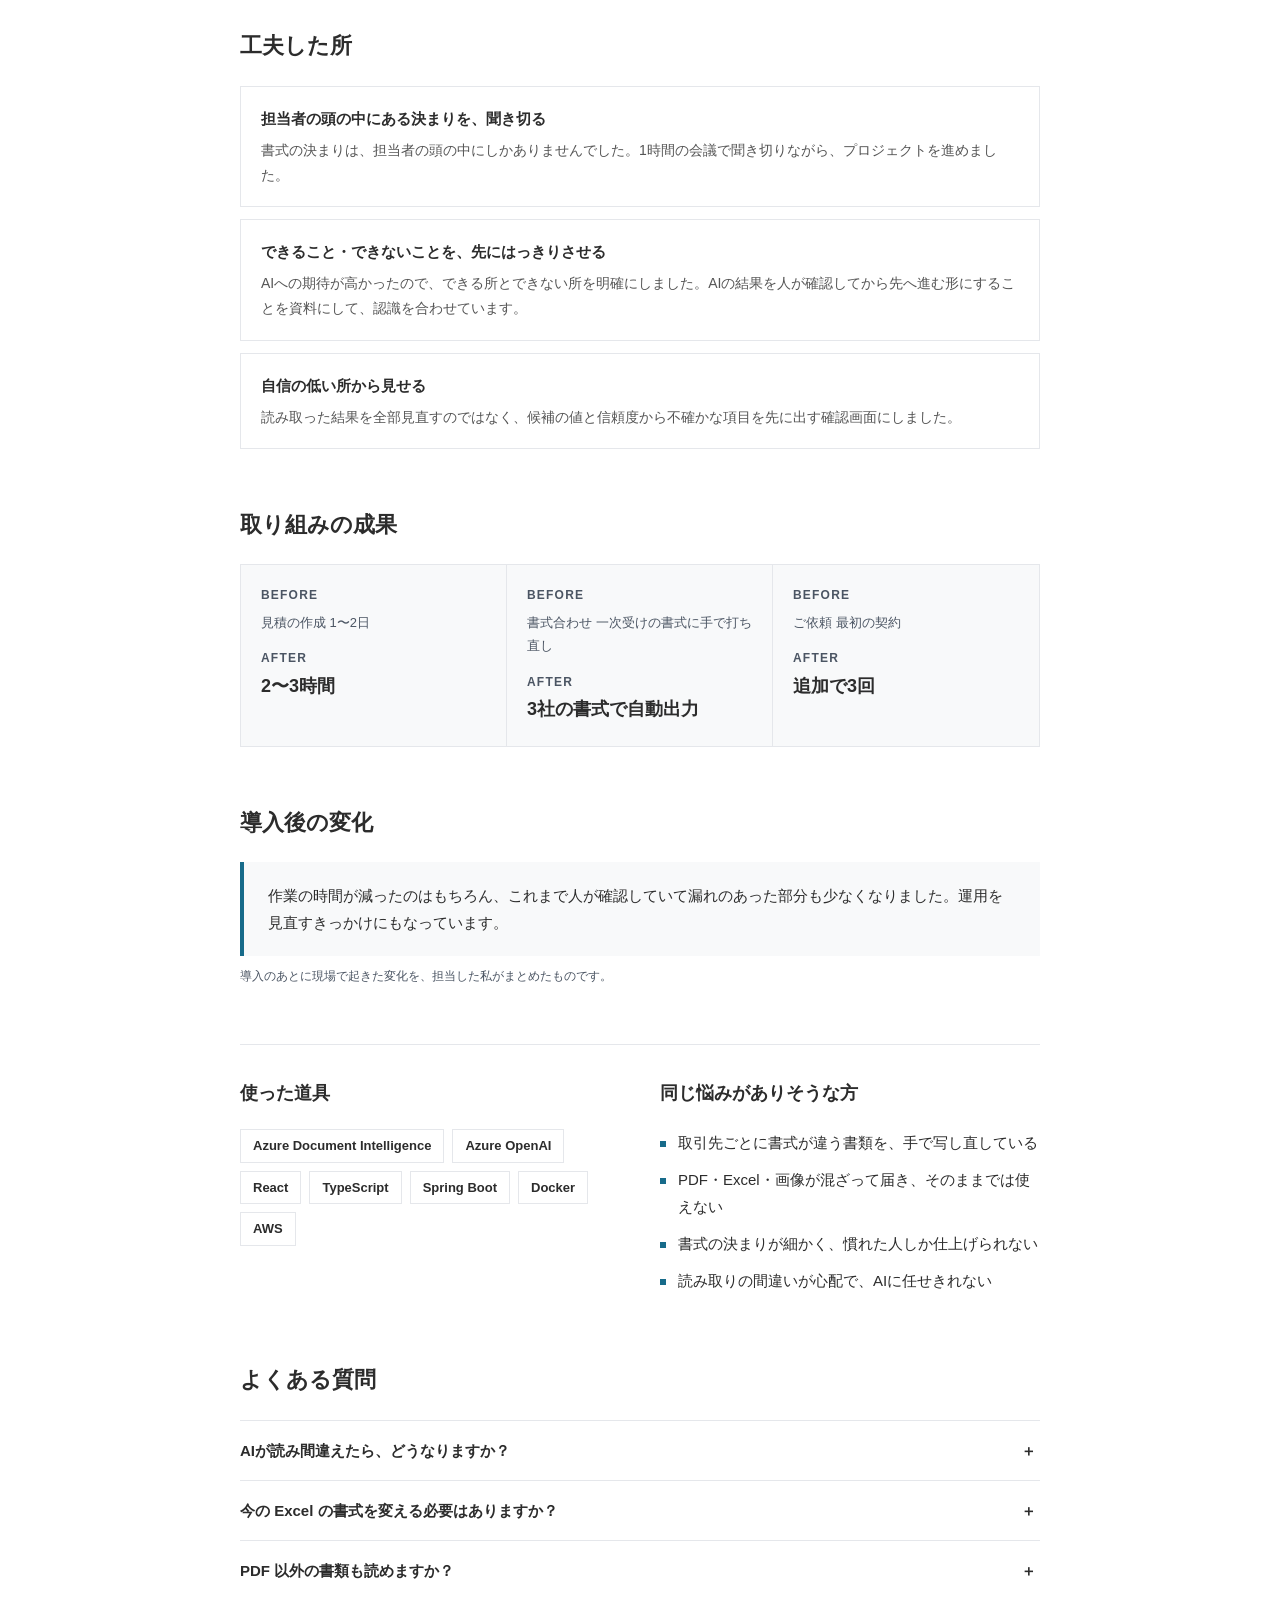
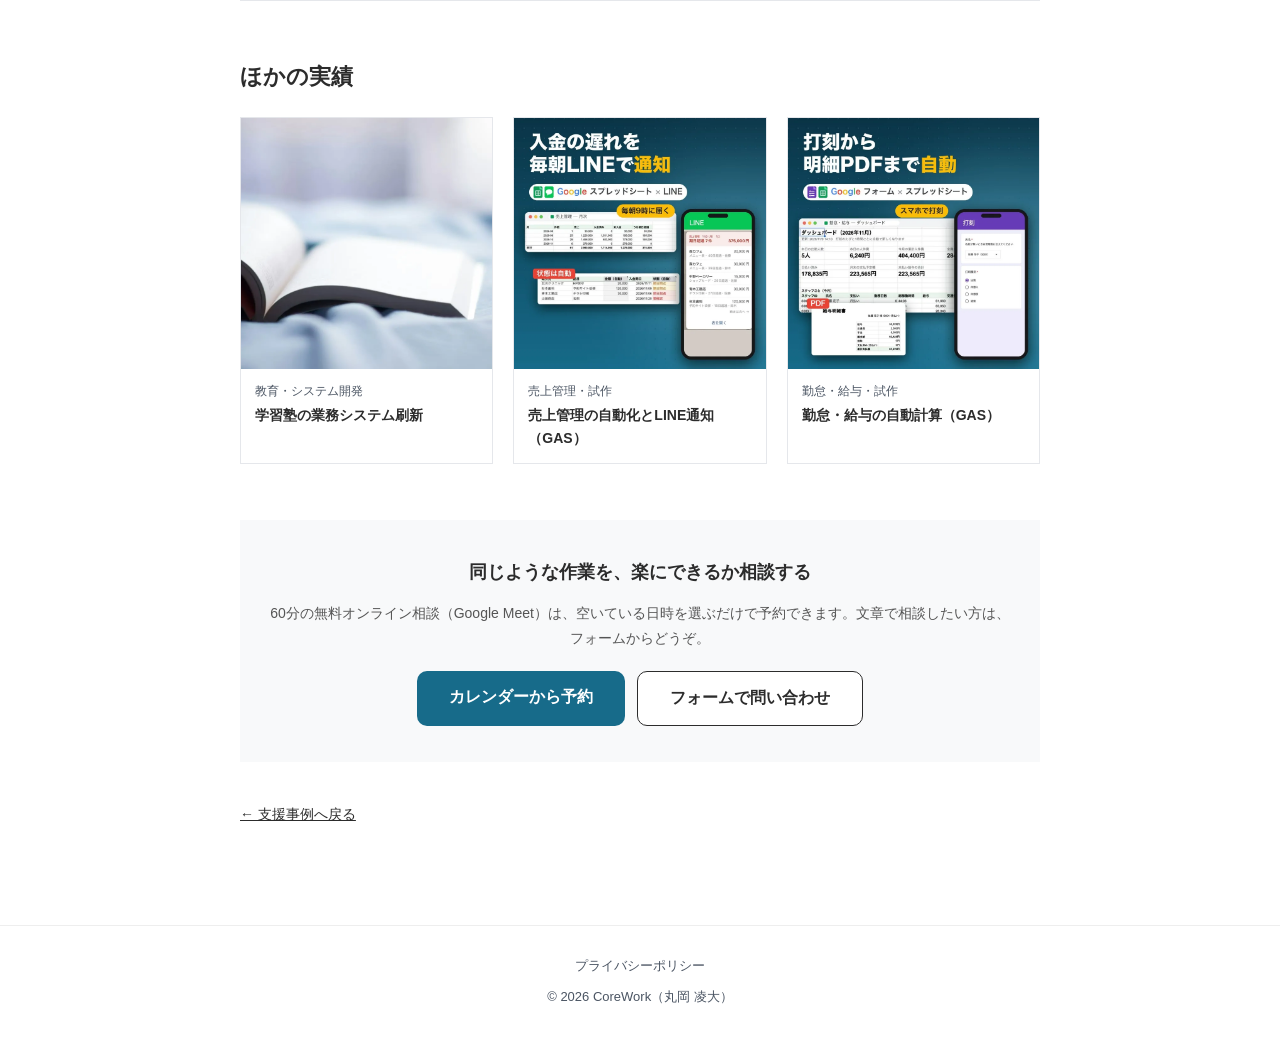
<file: works/estimate-ai.html>
<!doctype html>
<html lang="ja">
<head>
<meta charset="utf-8">
<meta name="viewport" content="width=device-width, initial-scale=1">
<!-- meta:start（tools/release_meta.py が入れる。手で直さない） -->
<title>見積書の作成をAIで効率化し、1〜2日を2〜3時間に｜CoreWork</title>
<meta name="description" content="元請け（一次受け）から見積の依頼を受け、協力会社に見積を頼んで取りまとめる立場（二次受け）の建設会社の事例です。届いた見積の書類をAIで読み取り、読み取りに自信の低い所だけを担当者が確かめて、取引先ごとの書式の Excel で出力する仕組みです。全部をAIに任せず、確認と送信は担当者が行う形にしました。リーダーとして要件の整理から運用まで担当し、追加のご依頼を3回いただきました。 同じような作業を楽にしたい方は、ページの下から60分の無料相談をご予約ください。">
<link rel="canonical" href="https://corework.jp/works/estimate-ai.html">
<meta property="og:title" content="見積書の作成をAIで効率化し、1〜2日を2〜3時間に｜CoreWork">
<meta property="og:description" content="元請け（一次受け）から見積の依頼を受け、協力会社に見積を頼んで取りまとめる立場（二次受け）の建設会社の事例です。届いた見積の書類をAIで読み取り、読み取りに自信の低い所だけを担当者が確かめて、取引先ごとの書式の Excel で出力する仕組みです。全部をAIに任せず、確認と送信は担当者が行う形にしました。リーダーとして要件の整理から運用まで担当し、追加のご依頼を3回いただきました。 同じような作業を楽にしたい方は、ページの下から60分の無料相談をご予約ください。">
<meta property="og:url" content="https://corework.jp/works/estimate-ai.html">
<meta property="og:type" content="article">
<meta property="og:image" content="https://corework.jp/assets/og/estimate-ai.png">
<meta property="og:image:width" content="1200">
<meta property="og:image:height" content="630">
<meta property="og:site_name" content="CoreWork">
<meta property="og:locale" content="ja_JP">
<meta name="twitter:card" content="summary_large_image">
<meta name="theme-color" content="#176b8a">
<link rel="icon" href="../assets/brand/favicon.ico" sizes="any">
<link rel="icon" type="image/png" sizes="32x32" href="../assets/brand/favicon-32.png">
<link rel="icon" type="image/png" sizes="16x16" href="../assets/brand/favicon-16.png">
<link rel="apple-touch-icon" href="../assets/brand/apple-touch-icon.png">
<link rel="manifest" href="../site.webmanifest">
<script type="application/ld+json">{"@context": "https://schema.org", "@type": "BreadcrumbList", "itemListElement": [{"@type": "ListItem", "position": 1, "name": "ホーム", "item": "https://corework.jp/"}, {"@type": "ListItem", "position": 2, "name": "支援事例", "item": "https://corework.jp/#works"}, {"@type": "ListItem", "position": 3, "name": "見積書の作成をAIで効率化し、1〜2日を2〜3時間に", "item": "https://corework.jp/works/estimate-ai.html"}]}</script>
<script type="application/ld+json">{"@context": "https://schema.org", "@type": "Article", "headline": "見積書の作成をAIで効率化し、1〜2日を2〜3時間に", "description": "元請け（一次受け）から見積の依頼を受け、協力会社に見積を頼んで取りまとめる立場（二次受け）の建設会社の事例です。届いた見積の書類をAIで読み取り、読み取りに自信の低い所だけを担当者が確かめて、取引先ごとの書式の Excel で出力する仕組みです。全部をAIに任せず、確認と送信は担当者が行う形にしました。リーダーとして要件の整理から運用まで担当し、追加のご依頼を3回いただきました。 同じような作業を楽にしたい方は、ページの下から60分の無料相談をご予約ください。", "image": "https://corework.jp/assets/og/estimate-ai.png", "author": {"@type": "Person", "name": "丸岡 凌大", "alternateName": "Ryota Maruoka", "jobTitle": "AI業務効率化エンジニア", "url": "https://corework.jp/", "image": "https://corework.jp/assets/profile.webp", "email": "mailto:g.ryota.maruoka@gmail.com", "address": {"@type": "PostalAddress", "addressRegion": "大阪府", "addressCountry": "JP"}, "knowsAbout": ["AIを使った業務の効率化・自動化", "業務システム・ツールの開発", "書類やPDFの読み取り・データ化", "Google Apps Script"]}, "inLanguage": "ja", "mainEntityOfPage": "https://corework.jp/works/estimate-ai.html"}</script>
<meta http-equiv="Content-Security-Policy" content="default-src &#x27;self&#x27;; script-src &#x27;self&#x27;; style-src &#x27;self&#x27; &#x27;unsafe-inline&#x27; https://fonts.googleapis.com; font-src &#x27;self&#x27; data: https://fonts.gstatic.com; img-src &#x27;self&#x27; data:; connect-src &#x27;none&#x27;; base-uri &#x27;self&#x27;; form-action &#x27;none&#x27;; object-src &#x27;none&#x27;; frame-src &#x27;none&#x27;">
<meta name="referrer" content="strict-origin-when-cross-origin">
<!-- meta:end -->
<link rel="stylesheet" href="https://fonts.googleapis.com/css?family=Noto+Sans+JP:400,700&subset=japanese">
<link rel="stylesheet" href="https://fonts.googleapis.com/css?family=Lato:400,700">
<link rel="stylesheet" href="case.css?v=d75d8f792e">
</head>
<body>
<header class="top"><div class="top-in">
<a class="logo" href="../index.html" aria-label="CoreWork トップへ"><img src="../assets/brand/corework-logo.webp" alt="CoreWork" width="408" height="96" class="brand-logo"></a>
<nav><a href="../index.html#works">支援事例</a><a href="../index.html#about">担当者</a><a class="btn" href="../index.html#consult">無料相談を予約する</a></nav>
</div></header>
<nav class="crumb" aria-label="パンくずリスト"><ol>
<li><a href="../index.html">ホーム</a></li><li><a href="../index.html#works">支援事例</a></li><li aria-current="page">見積書の作成をAIで効率化し、1〜2日を2〜3時間に</li>
</ol></nav>
<main>
<div class="tags"><span class="tag">建設業</span><span class="tag">AI活用</span></div>
<h1>見積書の作成をAIで効率化し、1〜2日を2〜3時間に</h1>
<p class="lead">元請け（一次受け）から見積の依頼を受け、協力会社に見積を頼んで取りまとめる立場（二次受け）の建設会社の事例です。届いた見積の書類をAIで読み取り、読み取りに自信の低い所だけを担当者が確かめて、取引先ごとの書式の Excel で出力する仕組みです。全部をAIに任せず、確認と送信は担当者が行う形にしました。リーダーとして要件の整理から運用まで担当し、追加のご依頼を3回いただきました。</p>
<div class="stats"><div><div class="n">1〜2日 → 2〜3時間</div><div class="l">見積1件の作成にかかる時間</div></div><div><div class="n">3社の書式</div><div class="l">取引先ごとの書式で Excel を自動出力</div></div><div><div class="n">3回</div><div class="l">追加でいただいたご依頼</div></div></div>
<dl class="meta"><div><dt>業種</dt><dd>建設業（二次受け）</dd></div><div><dt>規模</dt><dd>見積担当2名・月10〜15件</dd></div><div><dt>期間</dt><dd>約4か月（3か月で納品・4か月目に追加対応）</dd></div><div><dt>体制と担当</dt><dd>2名・リーダー（要件の整理・開発・導入）</dd></div></dl>
<h2>前の課題</h2>
<ul class="dots"><li>一次受けから届く見積依頼書は PDF・Excel・画像と形がそろわず、目で読んで協力会社ごとに書き写していた</li><li>協力会社から返ってくる見積書も会社ごとに形が違い、1件ずつ読み直していた</li><li>一次受けごとに、フォントの種類・空白・全角半角など書式の決まりが細かく、合わせ直しに時間がかかっていた</li><li>1件の見積作成に、担当者1人で1〜2日かかっていた</li></ul>
<h2>業務の流れがどう変わるか</h2><div class="flow"><div><h3>いま</h3><ol><li>一次受けの見積依頼書（PDF・Excel・画像）を読み、協力会社ごとに書き写す</li><li>協力会社の各社に依頼を送る</li><li>会社ごとに形の違う見積書を読み取る</li><li>一次受けの書式（フォント・空白・全角半角）に合わせて打ち直す</li><li>一次受けに送る</li></ol><div class="time">人の作業 5つ・1〜2日</div></div><div class="after"><h3>これから</h3><ol><li>依頼書・見積書を取り込む（形式は問わない）</li><li class="m">AIが読み取り、辞書で文字を補正する</li><li class="m">一次受け3社の書式で Excel を作る</li><li>自信の低い所と表記ゆれを確認・修正する</li><li>Excel を協力会社・一次受けへ送る</li></ol><div class="time">人の作業 3つ・2〜3時間</div></div></div><p class="legend"><i></i>色の付いた段は、仕組み（AI・自動処理）が行います。ほかは人の作業です。</p><p class="cap">担当した内容をもとにした、業務のイメージです。実際の画面ではありません。</p>
<h2>やったこと</h2>
<ol class="steps"><li>依頼書と見積書を、PDF・Excel・画像のどれで届いても、AI-OCR（書類の文字を読み取るAI。Azure Document Intelligence）で読み取れるようにした</li><li>読み取りの誤りを直すための辞書を作り、Azure OpenAI で文字の補正と、表記ゆれ（同じ言葉の書き方の違い）の吸収を行う</li><li>読み取りに自信の低い項目（候補の値と信頼度）を先に見せる確認画面を作り、担当者はそこだけ確かめればよい形にした</li><li>一次受けのうち件数の多い上位3社の書式の決まりを Excel の出力に組み込み、出力のときに一次受けを選べるようにした</li><li>協力会社・一次受けへの送信は、今までどおり担当者が行う</li></ol>
<h2>人と仕組みの分担</h2><div class="tw"><table class="roles"><thead><tr><th scope="col">段</th><th scope="col">担当</th><th scope="col">中身</th></tr></thead><tbody><tr><td>書類の取り込み</td><td><span class="who">人</span></td><td>届いた依頼書・見積書を入れる（PDF・Excel・画像）</td></tr><tr><td>読み取りと補正</td><td><span class="who m">仕組み</span></td><td>AI-OCR で読み取り、辞書と AI で文字を補正する</td></tr><tr><td>書式合わせと Excel の作成</td><td><span class="who m">仕組み</span></td><td>一次受け3社の書式の決まりで出力する</td></tr><tr><td>確認と修正</td><td><span class="who">人</span></td><td>自信の低い項目と表記ゆれを、画面で確かめて直す</td></tr><tr><td>送信</td><td><span class="who">人</span></td><td>協力会社・一次受けへ、今までどおり担当者が送る</td></tr></tbody></table></div>

<h2>進め方</h2><ol class="tl"><li><span class="when">最初の2週間</span>小さく試す。サンプルの見積書をいただき、OCR の読み取りの精度を確かめた。精度が出ると分かったので、数字で報告して本開発へ進めた</li><li><span class="when">最初の1.5か月（上の試しと並行）</span>要件の整理。短い区切りで作っては確かめる進め方で進めた</li><li><span class="when">1.5か月目から（1週ごとに区切って）</span>1週目に画面を作って動きのイメージを合わせ、2週目に OCR の結果と課題を報告。続く2週間で開発し、次の1週間で AWS にテスト環境と本番環境を作った</li><li><span class="when">テスト環境ができてから</span>担当者の方に使ってもらい、1.5週間ごとに「指摘 → 修正 → 報告」をくり返した</li><li><span class="when">3か月が経つ前の2週間</span>お客様の社内のサーバーに入れられるかの受け入れテスト。最初の範囲を納品</li><li><span class="when">4か月目</span>追加のご依頼に対応して完了</li></ol>
<h2>工夫した所</h2><div class="points"><div><h3>担当者の頭の中にある決まりを、聞き切る</h3><p>書式の決まりは、担当者の頭の中にしかありませんでした。1時間の会議で聞き切りながら、プロジェクトを進めました。</p></div><div><h3>できること・できないことを、先にはっきりさせる</h3><p>AIへの期待が高かったので、できる所とできない所を明確にしました。AIの結果を人が確認してから先へ進む形にすることを資料にして、認識を合わせています。</p></div><div><h3>自信の低い所から見せる</h3><p>読み取った結果を全部見直すのではなく、候補の値と信頼度から不確かな項目を先に出す確認画面にしました。</p></div></div>



<h2>取り組みの成果</h2><div class="results"><div><div class="k">BEFORE</div><div class="name">見積の作成 1〜2日</div><div class="k">AFTER</div><div class="after">2〜3時間</div></div><div><div class="k">BEFORE</div><div class="name">書式合わせ 一次受けの書式に手で打ち直し</div><div class="k">AFTER</div><div class="after">3社の書式で自動出力</div></div><div><div class="k">BEFORE</div><div class="name">ご依頼 最初の契約</div><div class="k">AFTER</div><div class="after">追加で3回</div></div></div>
<h2>導入後の変化</h2><p class="voice">作業の時間が減ったのはもちろん、これまで人が確認していて漏れのあった部分も少なくなりました。運用を見直すきっかけにもなっています。</p><p class="cap">導入のあとに現場で起きた変化を、担当した私がまとめたものです。</p>
<div class="two">
<div><h2>使った道具</h2><div class="chips"><span>Azure Document Intelligence</span><span>Azure OpenAI</span><span>React</span><span>TypeScript</span><span>Spring Boot</span><span>Docker</span><span>AWS</span></div></div>
<div><h2>同じ悩みがありそうな方</h2><ul class="dots"><li>取引先ごとに書式が違う書類を、手で写し直している</li><li>PDF・Excel・画像が混ざって届き、そのままでは使えない</li><li>書式の決まりが細かく、慣れた人しか仕上げられない</li><li>読み取りの間違いが心配で、AIに任せきれない</li></ul></div>
</div>
<h2>よくある質問</h2><div class="faq"><details><summary>AIが読み間違えたら、どうなりますか？</summary><p>読み取りに自信の低い項目を先に表示し、担当者が確認・修正してから出力します。確認を通らずに外へ出ることはありません。</p></details><details><summary>今の Excel の書式を変える必要はありますか？</summary><p>この事例では変えていません。取引先ごとの書式の決まりを出力に組み込み、今までと同じ形の Excel で出しています。</p></details><details><summary>PDF 以外の書類も読めますか？</summary><p>この事例では、PDF・Excel・画像のどれで届いても読み取れるようにしました。</p></details></div>
<h2>ほかの実績</h2><div class="rel"><a href="juku-system.html"><img loading="lazy" decoding="async" width="800" height="800" src="../assets/0348db44d5a6.webp" alt=""><span><span class="t">教育・システム開発</span><span class="h">学習塾の業務システム刷新</span></span></a><a href="uriage-gas.html"><img loading="lazy" decoding="async" width="800" height="800" src="../assets/work-uriage-thumb.webp" alt=""><span><span class="t">売上管理・試作</span><span class="h">売上管理の自動化とLINE通知（GAS）</span></span></a><a href="kintai-gas.html"><img loading="lazy" decoding="async" width="800" height="800" src="../assets/work-kintai-thumb.webp" alt=""><span><span class="t">勤怠・給与・試作</span><span class="h">勤怠・給与の自動計算（GAS）</span></span></a></div>
<div class="cta"><p>同じような作業を、楽にできるか相談する</p><p class="sub">60分の無料オンライン相談（Google Meet）は、空いている日時を選ぶだけで予約できます。文章で相談したい方は、フォームからどうぞ。</p>
<div class="btns"><a href="../index.html#booking">カレンダーから予約</a><a class="ghost" href="../index.html#contact-form">フォームで問い合わせ</a></div></div>
<a class="back" href="../index.html#works">← 支援事例へ戻る</a>
</main>
<footer class="foot"><a href="../privacy.html">プライバシーポリシー</a><p>© 2026 CoreWork（丸岡 凌大）</p></footer>
</body>
</html>
</file>
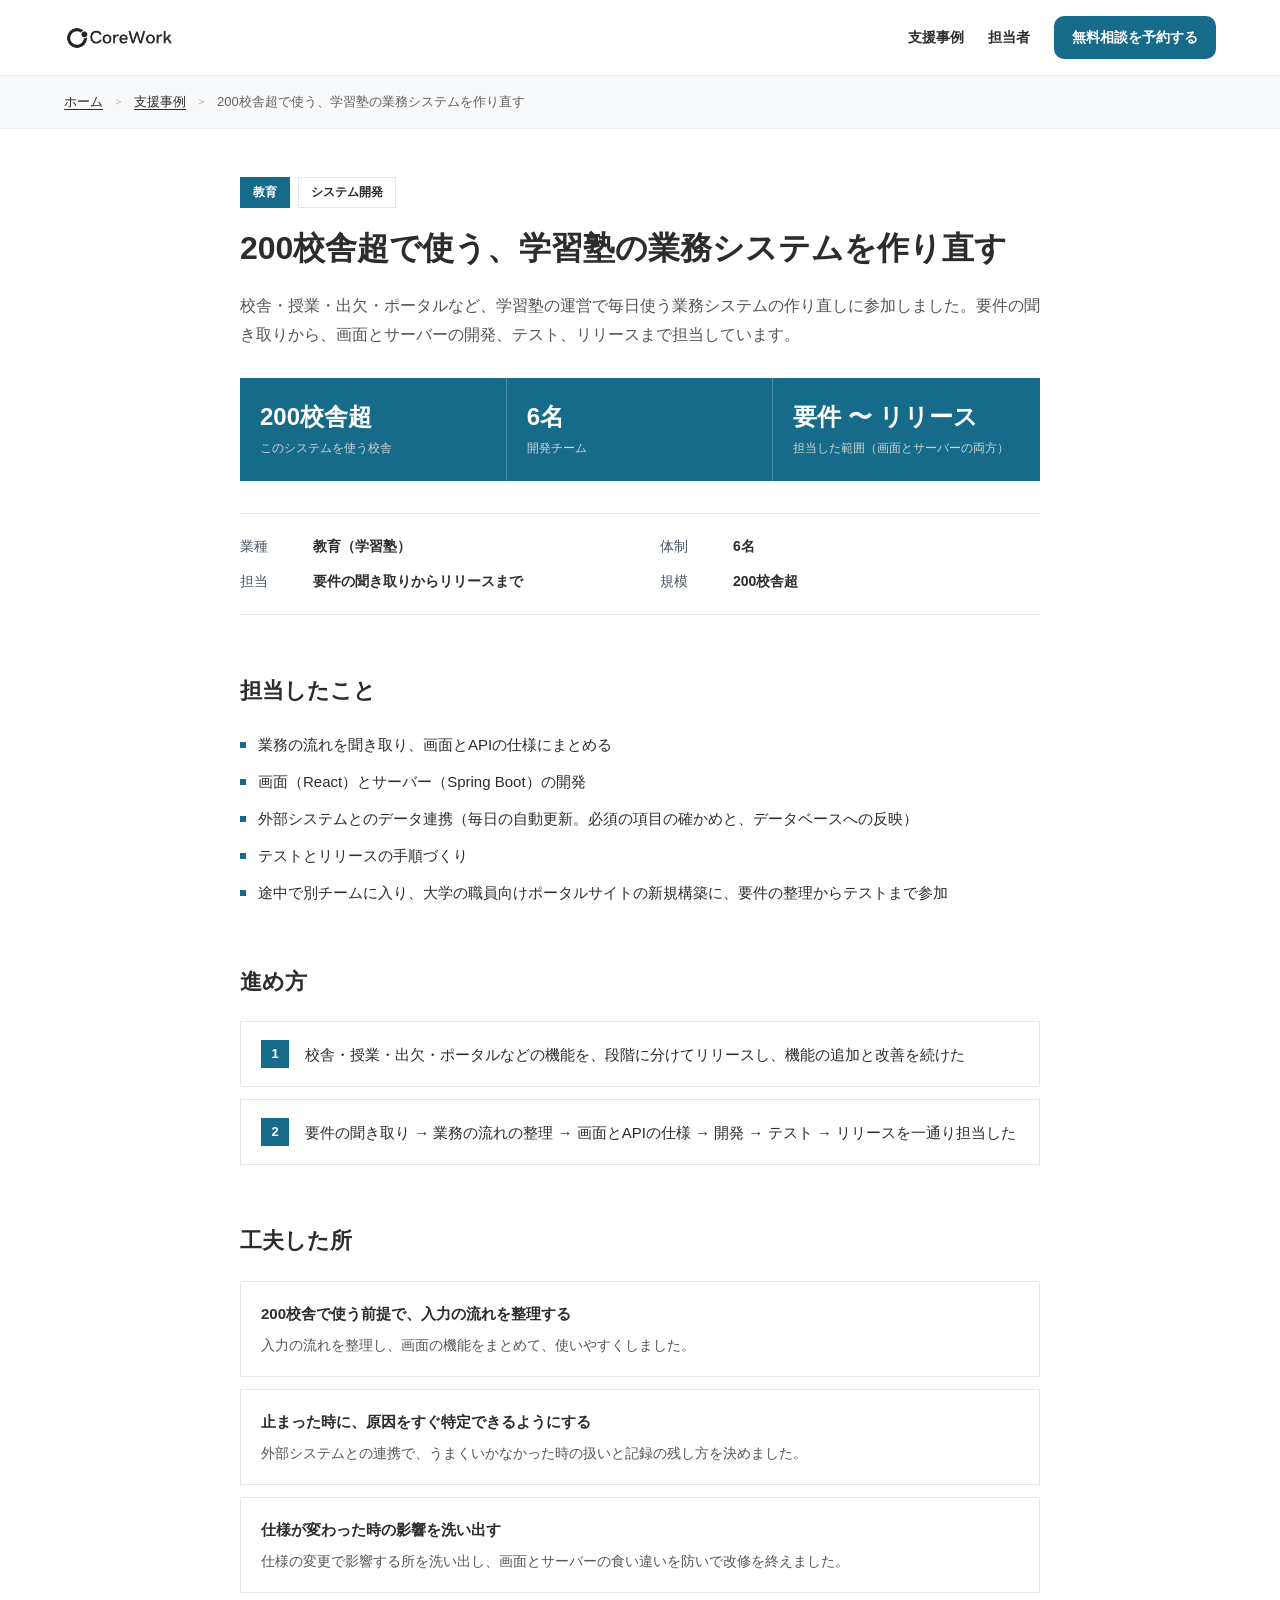
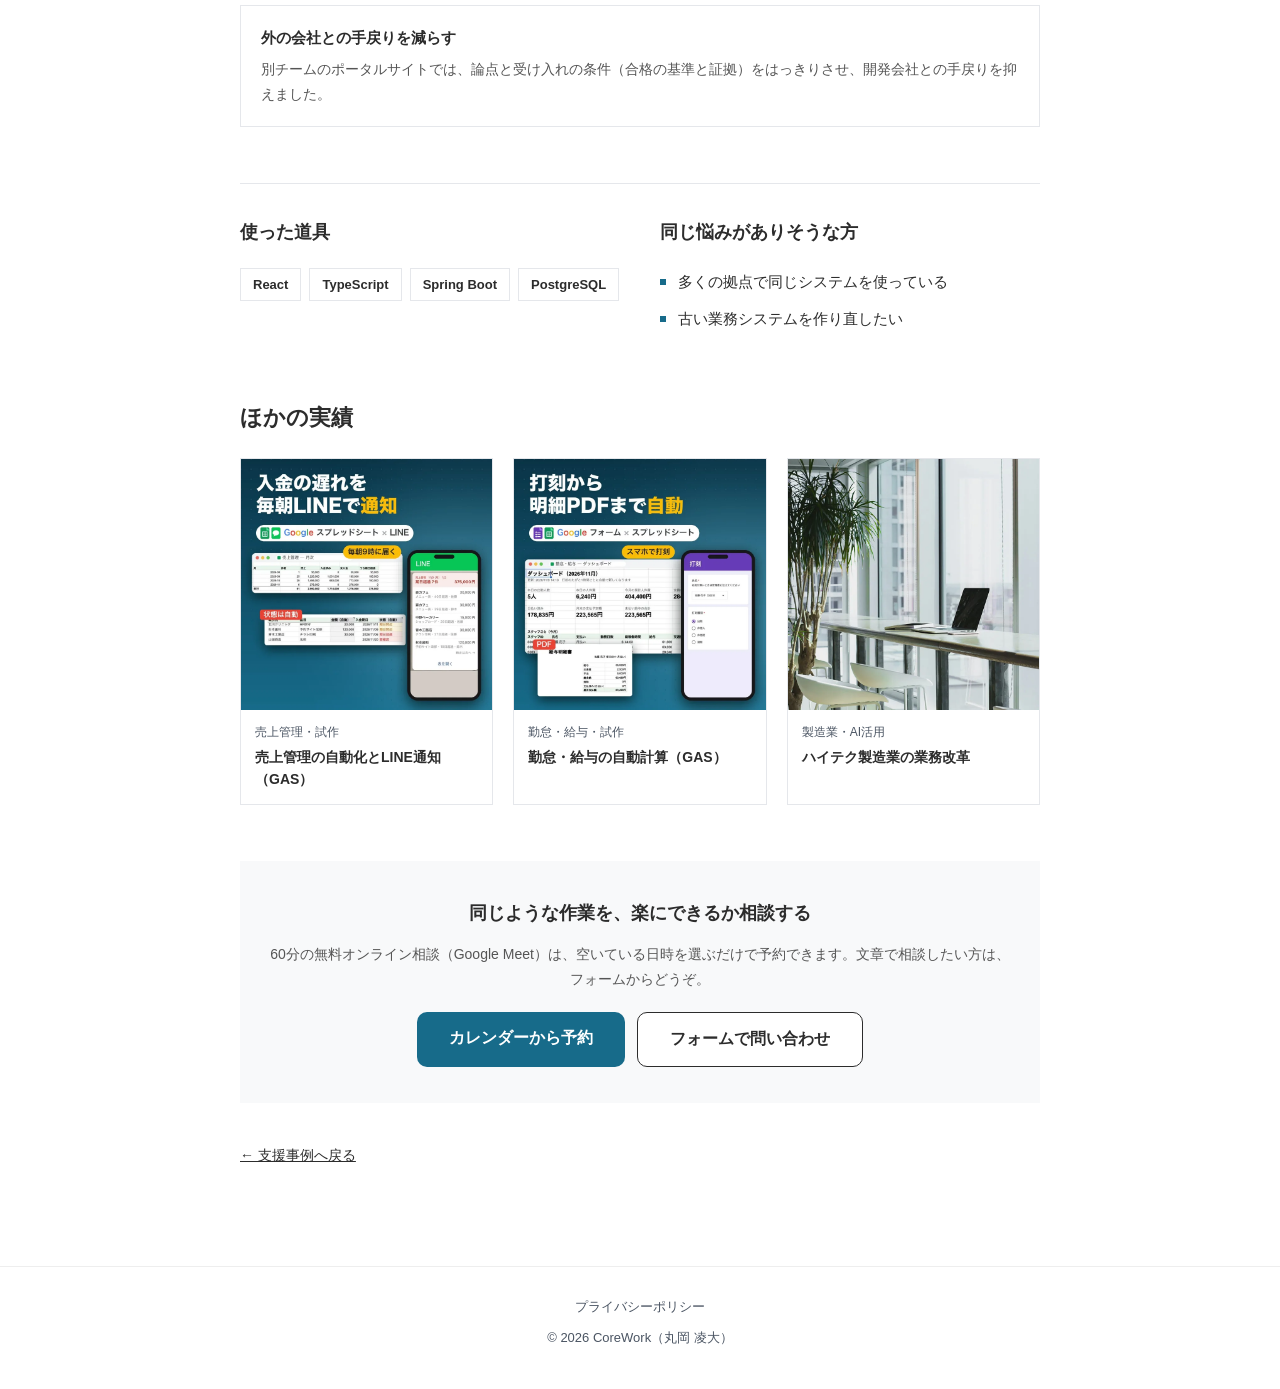
<file: works/juku-system.html>
<!doctype html>
<html lang="ja">
<head>
<meta charset="utf-8">
<meta name="viewport" content="width=device-width, initial-scale=1">
<!-- meta:start（tools/release_meta.py が入れる。手で直さない） -->
<title>200校舎超で使う、学習塾の業務システムを作り直す｜CoreWork</title>
<meta name="description" content="校舎・授業・出欠・ポータルなど、学習塾の運営で毎日使う業務システムの作り直しに参加しました。要件の聞き取りから、画面とサーバーの開発、テスト、リリースまで担当しています。 使った道具はReact・TypeScript・Spring Boot・PostgreSQLです。 同じような作業を楽にしたい方は、ページの下から60分の無料相談をご予約ください。">
<link rel="canonical" href="https://corework.jp/works/juku-system.html">
<meta property="og:title" content="200校舎超で使う、学習塾の業務システムを作り直す｜CoreWork">
<meta property="og:description" content="校舎・授業・出欠・ポータルなど、学習塾の運営で毎日使う業務システムの作り直しに参加しました。要件の聞き取りから、画面とサーバーの開発、テスト、リリースまで担当しています。 使った道具はReact・TypeScript・Spring Boot・PostgreSQLです。 同じような作業を楽にしたい方は、ページの下から60分の無料相談をご予約ください。">
<meta property="og:url" content="https://corework.jp/works/juku-system.html">
<meta property="og:type" content="article">
<meta property="og:image" content="https://corework.jp/assets/og/juku-system.png">
<meta property="og:image:width" content="1200">
<meta property="og:image:height" content="630">
<meta property="og:site_name" content="CoreWork">
<meta property="og:locale" content="ja_JP">
<meta name="twitter:card" content="summary_large_image">
<meta name="theme-color" content="#176b8a">
<link rel="icon" href="../assets/brand/favicon.ico" sizes="any">
<link rel="icon" type="image/png" sizes="32x32" href="../assets/brand/favicon-32.png">
<link rel="icon" type="image/png" sizes="16x16" href="../assets/brand/favicon-16.png">
<link rel="apple-touch-icon" href="../assets/brand/apple-touch-icon.png">
<link rel="manifest" href="../site.webmanifest">
<script type="application/ld+json">{"@context": "https://schema.org", "@type": "BreadcrumbList", "itemListElement": [{"@type": "ListItem", "position": 1, "name": "ホーム", "item": "https://corework.jp/"}, {"@type": "ListItem", "position": 2, "name": "支援事例", "item": "https://corework.jp/#works"}, {"@type": "ListItem", "position": 3, "name": "200校舎超で使う、学習塾の業務システムを作り直す", "item": "https://corework.jp/works/juku-system.html"}]}</script>
<script type="application/ld+json">{"@context": "https://schema.org", "@type": "Article", "headline": "200校舎超で使う、学習塾の業務システムを作り直す", "description": "校舎・授業・出欠・ポータルなど、学習塾の運営で毎日使う業務システムの作り直しに参加しました。要件の聞き取りから、画面とサーバーの開発、テスト、リリースまで担当しています。 使った道具はReact・TypeScript・Spring Boot・PostgreSQLです。 同じような作業を楽にしたい方は、ページの下から60分の無料相談をご予約ください。", "image": "https://corework.jp/assets/og/juku-system.png", "author": {"@type": "Person", "name": "丸岡 凌大", "alternateName": "Ryota Maruoka", "jobTitle": "AI業務効率化エンジニア", "url": "https://corework.jp/", "image": "https://corework.jp/assets/profile.webp", "email": "mailto:g.ryota.maruoka@gmail.com", "address": {"@type": "PostalAddress", "addressRegion": "大阪府", "addressCountry": "JP"}, "knowsAbout": ["AIを使った業務の効率化・自動化", "業務システム・ツールの開発", "書類やPDFの読み取り・データ化", "Google Apps Script"]}, "inLanguage": "ja", "mainEntityOfPage": "https://corework.jp/works/juku-system.html"}</script>
<meta http-equiv="Content-Security-Policy" content="default-src &#x27;self&#x27;; script-src &#x27;self&#x27;; style-src &#x27;self&#x27; &#x27;unsafe-inline&#x27; https://fonts.googleapis.com; font-src &#x27;self&#x27; data: https://fonts.gstatic.com; img-src &#x27;self&#x27; data:; connect-src &#x27;none&#x27;; base-uri &#x27;self&#x27;; form-action &#x27;none&#x27;; object-src &#x27;none&#x27;; frame-src &#x27;none&#x27;">
<meta name="referrer" content="strict-origin-when-cross-origin">
<!-- meta:end -->
<link rel="stylesheet" href="https://fonts.googleapis.com/css?family=Noto+Sans+JP:400,700&subset=japanese">
<link rel="stylesheet" href="https://fonts.googleapis.com/css?family=Lato:400,700">
<link rel="stylesheet" href="case.css?v=d75d8f792e">
</head>
<body>
<header class="top"><div class="top-in">
<a class="logo" href="../index.html" aria-label="CoreWork トップへ"><img src="../assets/brand/corework-logo.webp" alt="CoreWork" width="408" height="96" class="brand-logo"></a>
<nav><a href="../index.html#works">支援事例</a><a href="../index.html#about">担当者</a><a class="btn" href="../index.html#consult">無料相談を予約する</a></nav>
</div></header>
<nav class="crumb" aria-label="パンくずリスト"><ol>
<li><a href="../index.html">ホーム</a></li><li><a href="../index.html#works">支援事例</a></li><li aria-current="page">200校舎超で使う、学習塾の業務システムを作り直す</li>
</ol></nav>
<main>
<div class="tags"><span class="tag">教育</span><span class="tag">システム開発</span></div>
<h1>200校舎超で使う、学習塾の業務システムを作り直す</h1>
<p class="lead">校舎・授業・出欠・ポータルなど、学習塾の運営で毎日使う業務システムの作り直しに参加しました。要件の聞き取りから、画面とサーバーの開発、テスト、リリースまで担当しています。</p>
<div class="stats"><div><div class="n">200校舎超</div><div class="l">このシステムを使う校舎</div></div><div><div class="n">6名</div><div class="l">開発チーム</div></div><div><div class="n">要件 〜 リリース</div><div class="l">担当した範囲（画面とサーバーの両方）</div></div></div>
<dl class="meta"><div><dt>業種</dt><dd>教育（学習塾）</dd></div><div><dt>体制</dt><dd>6名</dd></div><div><dt>担当</dt><dd>要件の聞き取りからリリースまで</dd></div><div><dt>規模</dt><dd>200校舎超</dd></div></dl>
<h2>担当したこと</h2>
<ul class="dots"><li>業務の流れを聞き取り、画面とAPIの仕様にまとめる</li><li>画面（React）とサーバー（Spring Boot）の開発</li><li>外部システムとのデータ連携（毎日の自動更新。必須の項目の確かめと、データベースへの反映）</li><li>テストとリリースの手順づくり</li><li>途中で別チームに入り、大学の職員向けポータルサイトの新規構築に、要件の整理からテストまで参加</li></ul>

<h2>進め方</h2>
<ol class="steps"><li>校舎・授業・出欠・ポータルなどの機能を、段階に分けてリリースし、機能の追加と改善を続けた</li><li>要件の聞き取り → 業務の流れの整理 → 画面とAPIの仕様 → 開発 → テスト → リリースを一通り担当した</li></ol>



<h2>工夫した所</h2><div class="points"><div><h3>200校舎で使う前提で、入力の流れを整理する</h3><p>入力の流れを整理し、画面の機能をまとめて、使いやすくしました。</p></div><div><h3>止まった時に、原因をすぐ特定できるようにする</h3><p>外部システムとの連携で、うまくいかなかった時の扱いと記録の残し方を決めました。</p></div><div><h3>仕様が変わった時の影響を洗い出す</h3><p>仕様の変更で影響する所を洗い出し、画面とサーバーの食い違いを防いで改修を終えました。</p></div><div><h3>外の会社との手戻りを減らす</h3><p>別チームのポータルサイトでは、論点と受け入れの条件（合格の基準と証拠）をはっきりさせ、開発会社との手戻りを抑えました。</p></div></div>





<div class="two">
<div><h2>使った道具</h2><div class="chips"><span>React</span><span>TypeScript</span><span>Spring Boot</span><span>PostgreSQL</span></div></div>
<div><h2>同じ悩みがありそうな方</h2><ul class="dots"><li>多くの拠点で同じシステムを使っている</li><li>古い業務システムを作り直したい</li></ul></div>
</div>

<h2>ほかの実績</h2><div class="rel"><a href="uriage-gas.html"><img loading="lazy" decoding="async" width="800" height="800" src="../assets/work-uriage-thumb.webp" alt=""><span><span class="t">売上管理・試作</span><span class="h">売上管理の自動化とLINE通知（GAS）</span></span></a><a href="kintai-gas.html"><img loading="lazy" decoding="async" width="800" height="800" src="../assets/work-kintai-thumb.webp" alt=""><span><span class="t">勤怠・給与・試作</span><span class="h">勤怠・給与の自動計算（GAS）</span></span></a><a href="ai-bpr.html"><img loading="lazy" decoding="async" width="800" height="800" src="../assets/3048f4d47a46.webp" alt=""><span><span class="t">製造業・AI活用</span><span class="h">ハイテク製造業の業務改革</span></span></a></div>
<div class="cta"><p>同じような作業を、楽にできるか相談する</p><p class="sub">60分の無料オンライン相談（Google Meet）は、空いている日時を選ぶだけで予約できます。文章で相談したい方は、フォームからどうぞ。</p>
<div class="btns"><a href="../index.html#booking">カレンダーから予約</a><a class="ghost" href="../index.html#contact-form">フォームで問い合わせ</a></div></div>
<a class="back" href="../index.html#works">← 支援事例へ戻る</a>
</main>
<footer class="foot"><a href="../privacy.html">プライバシーポリシー</a><p>© 2026 CoreWork（丸岡 凌大）</p></footer>
</body>
</html>
</file>
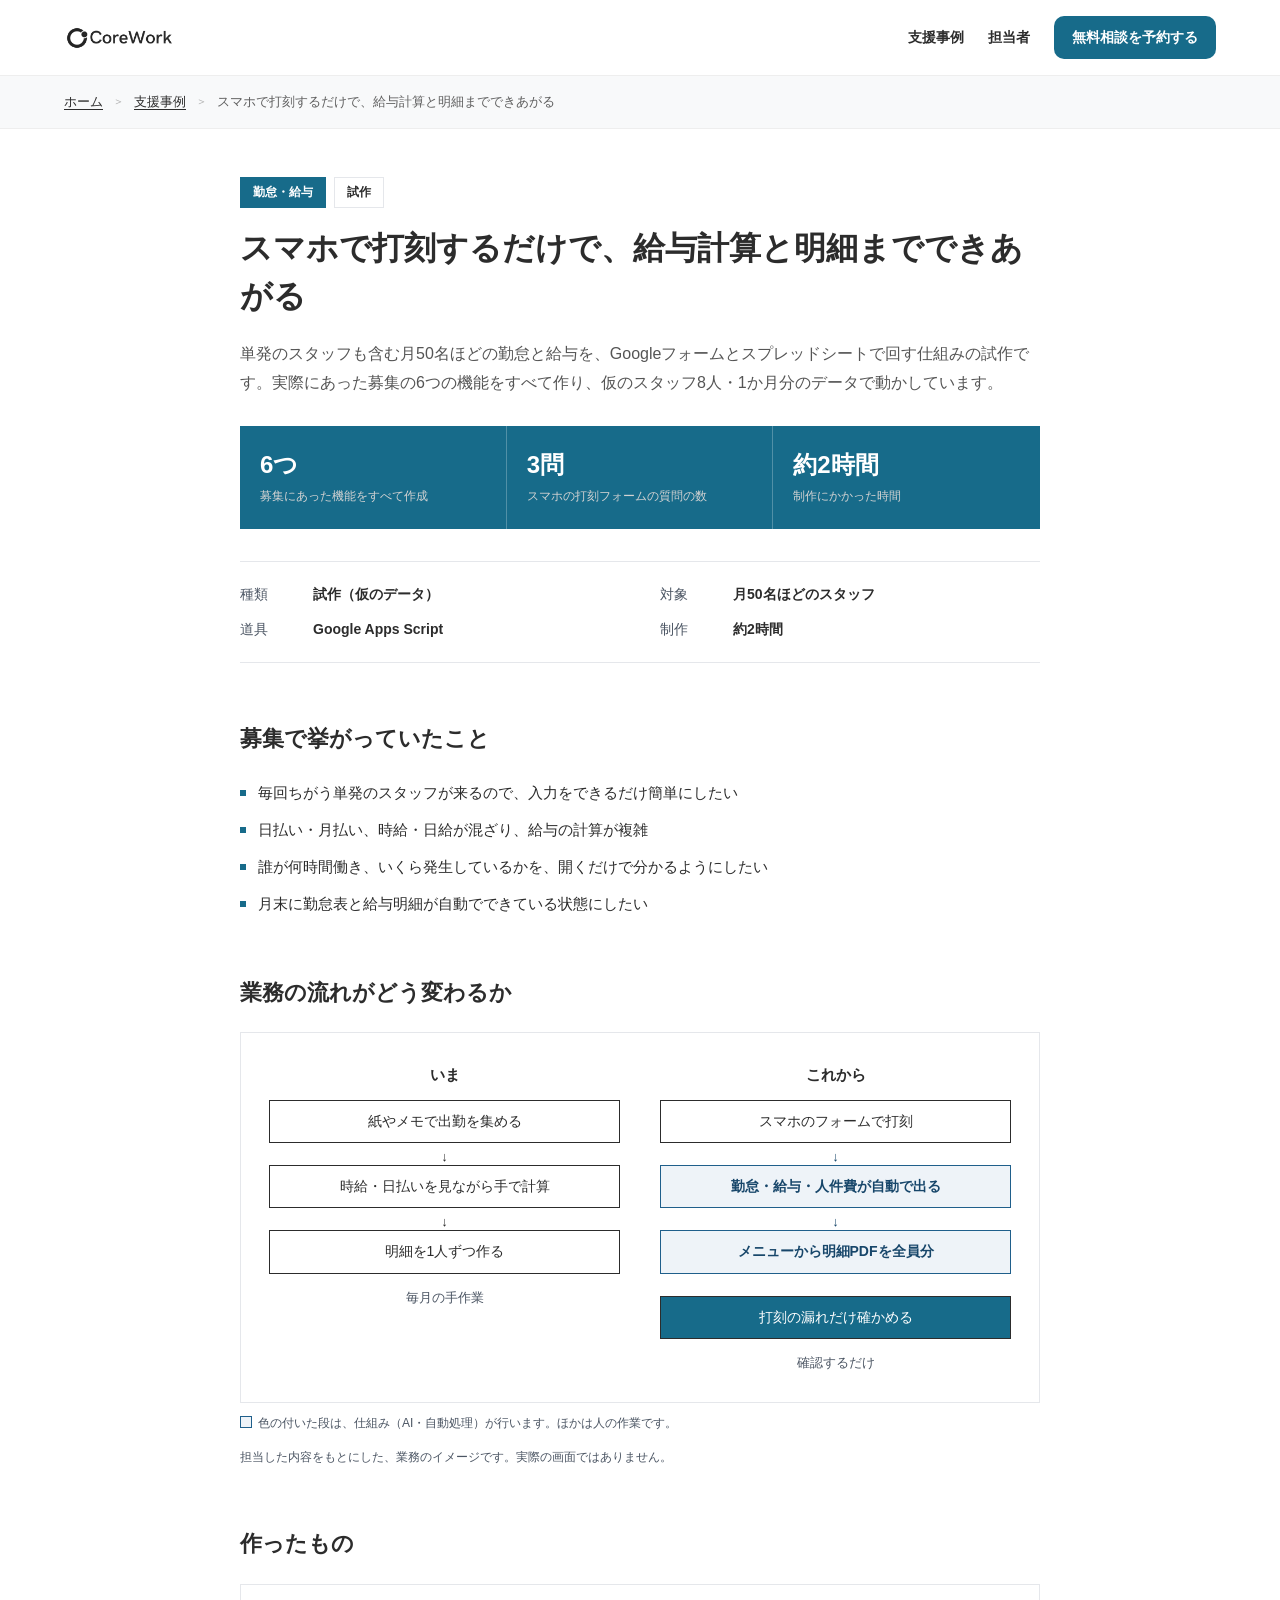
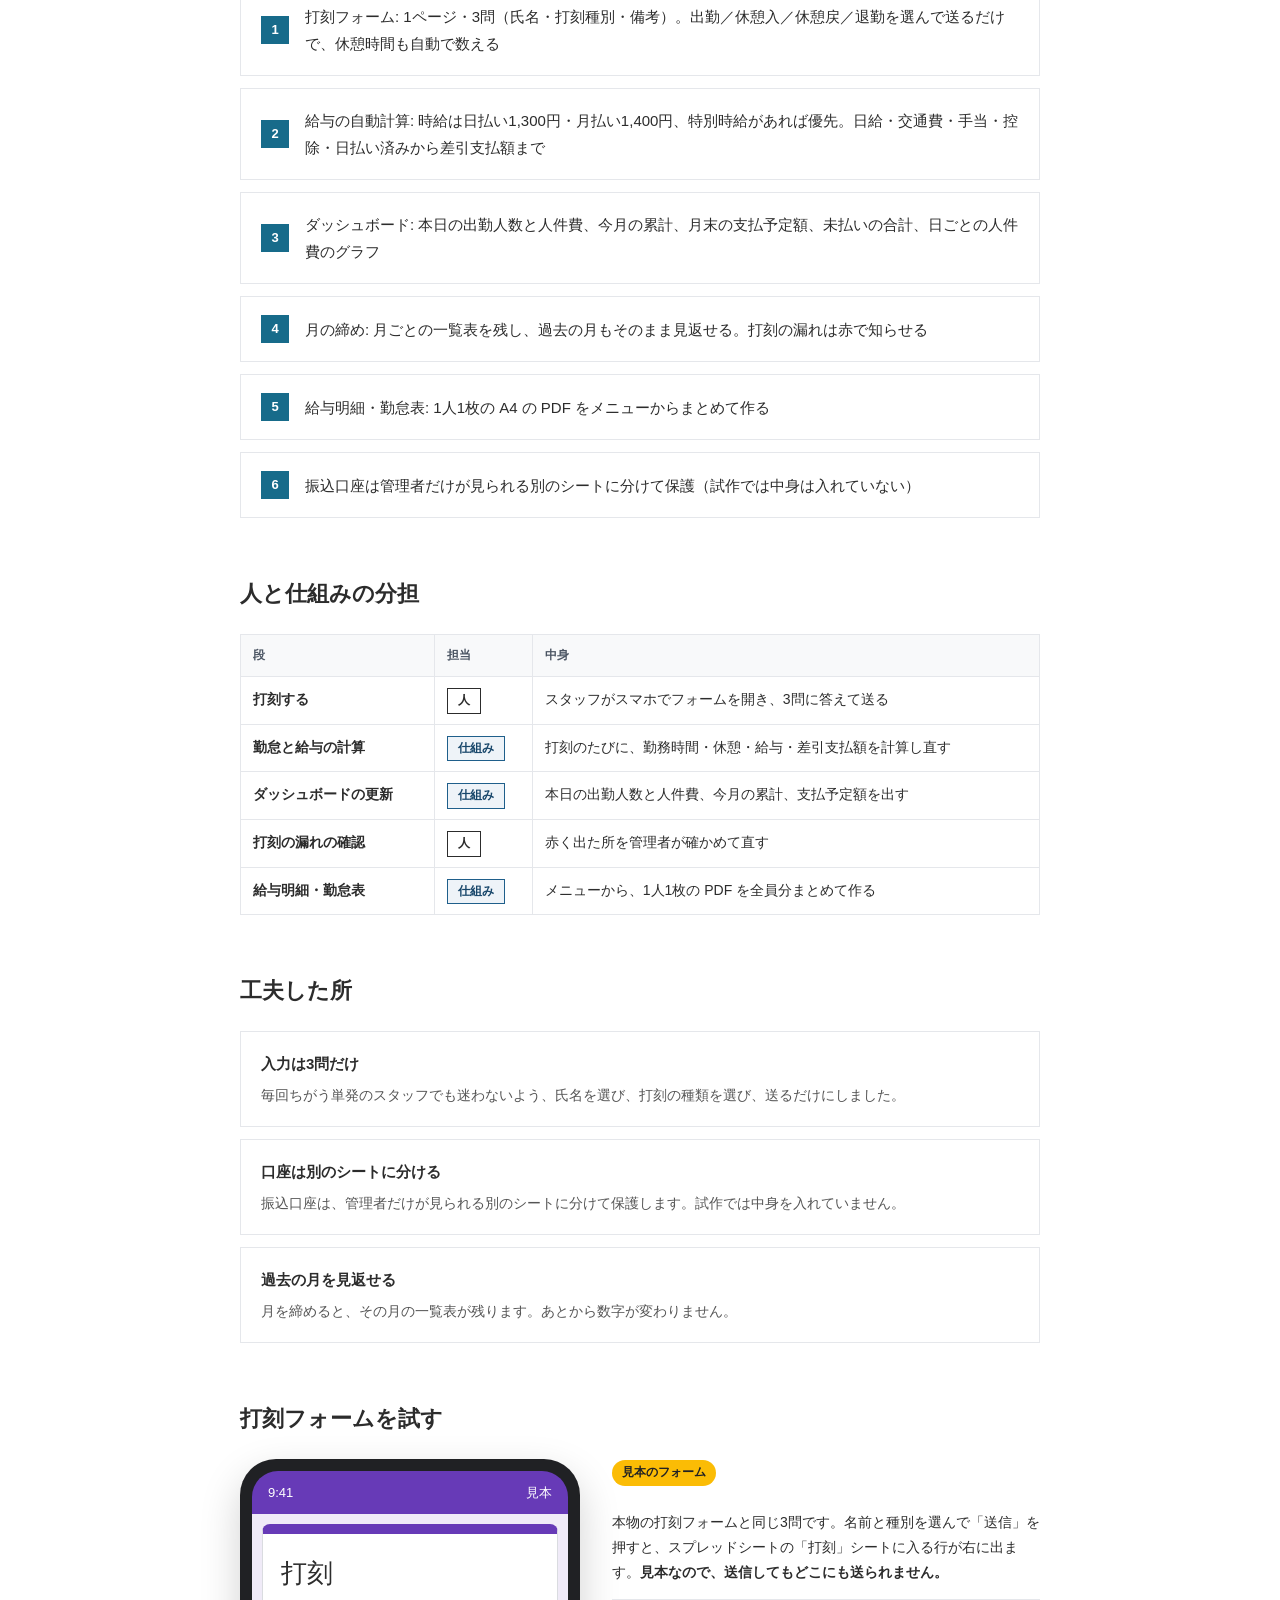
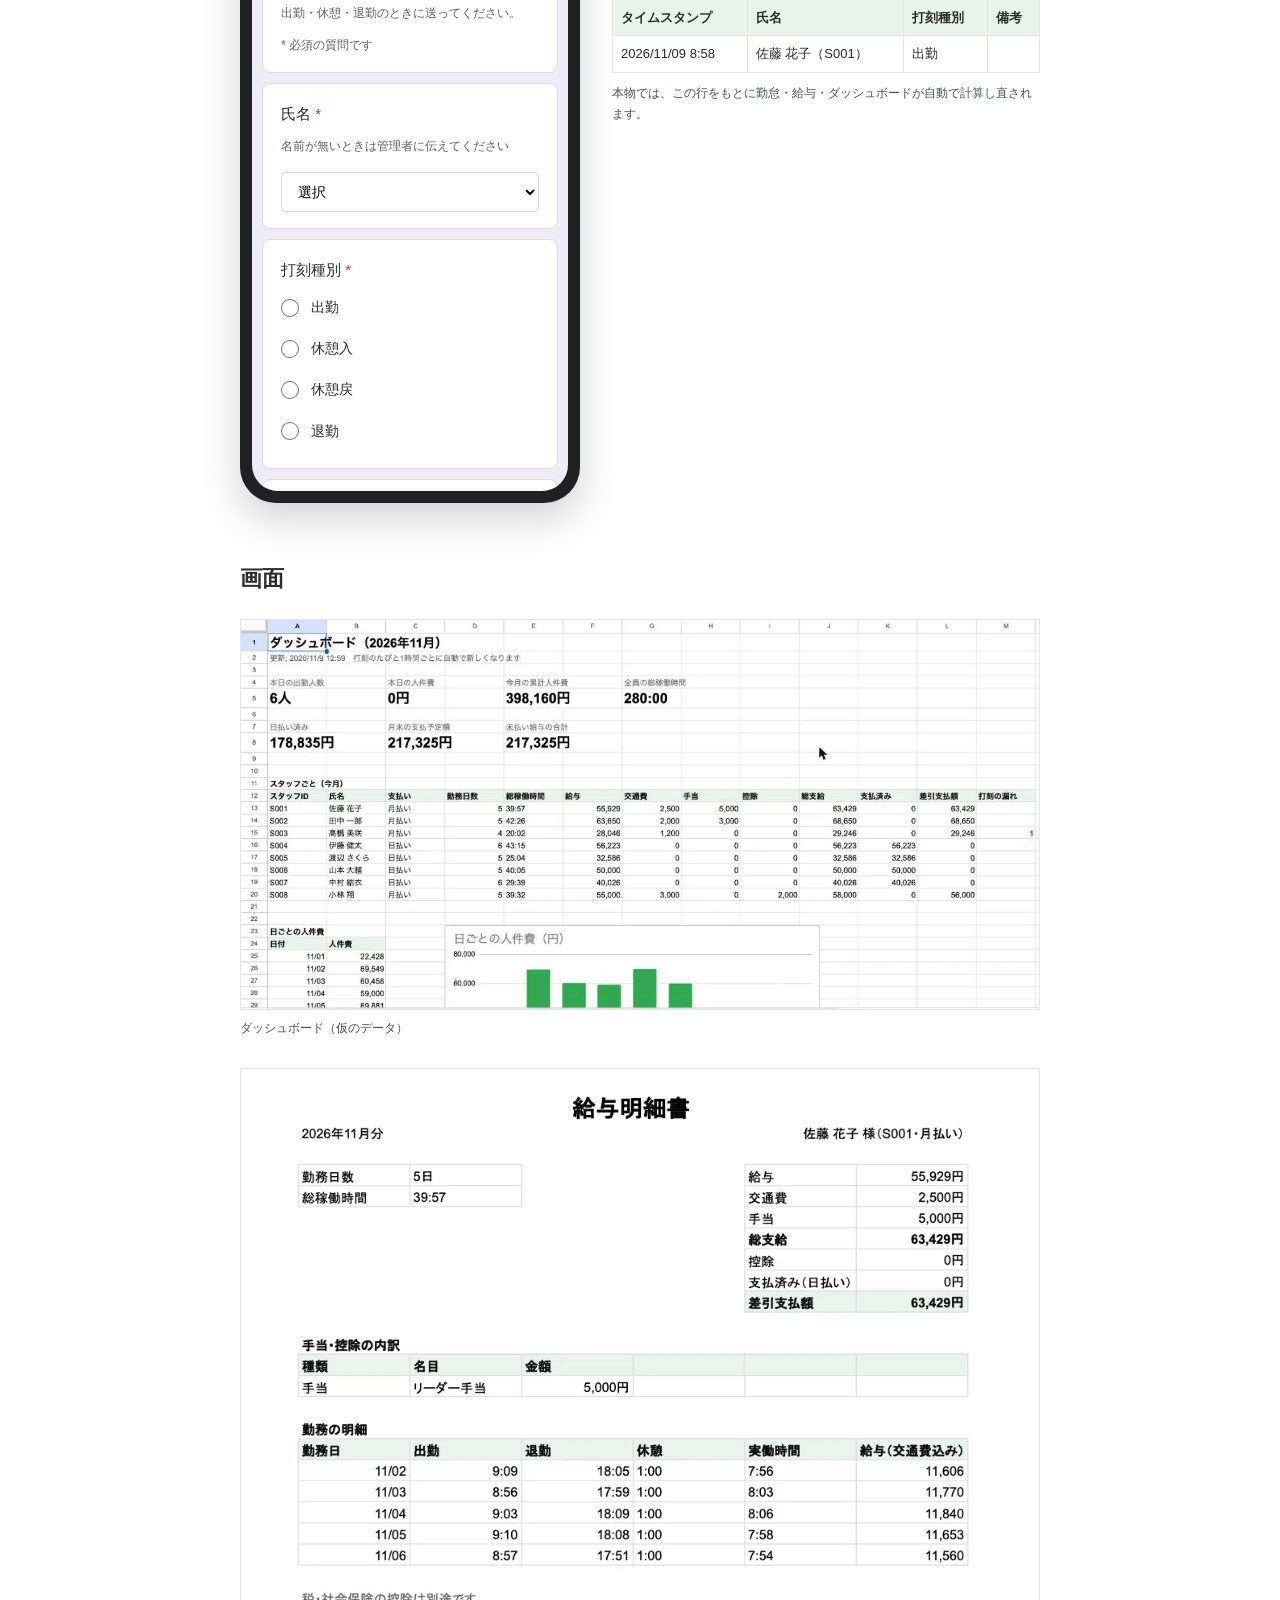
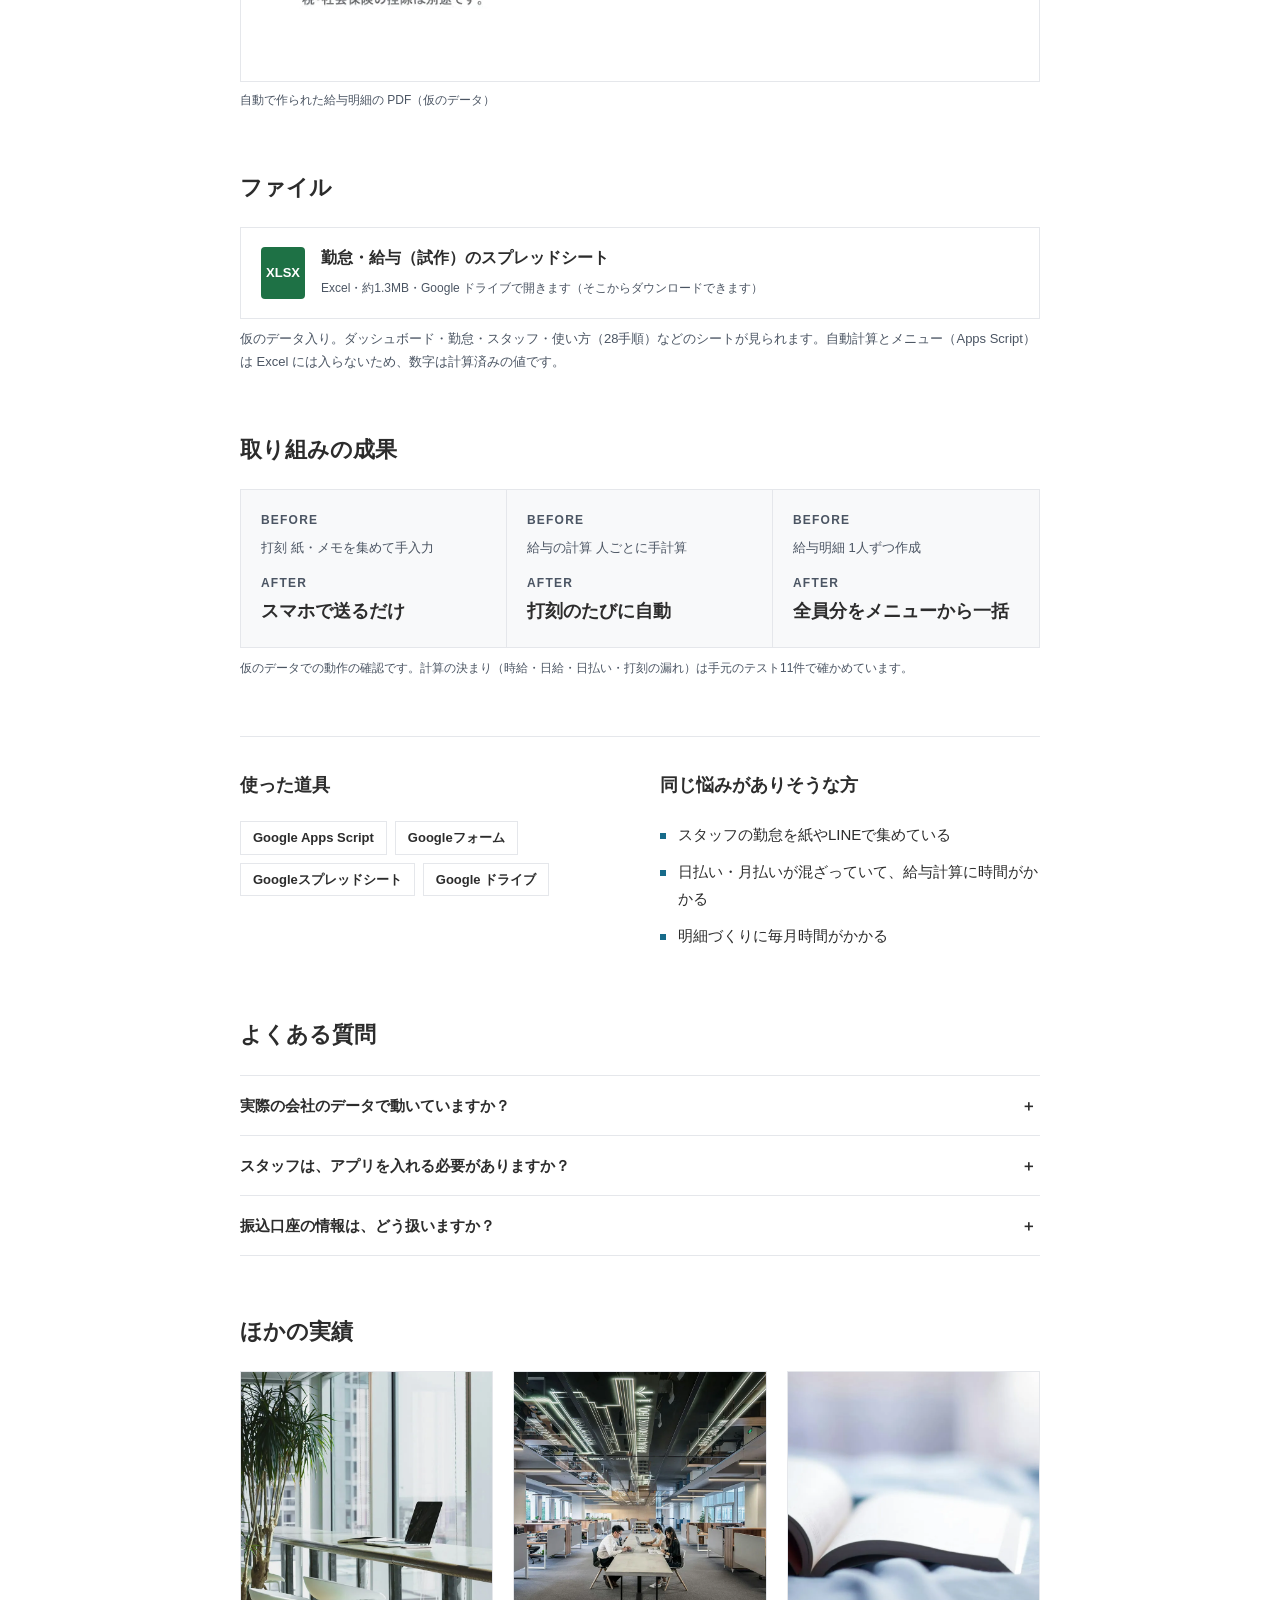
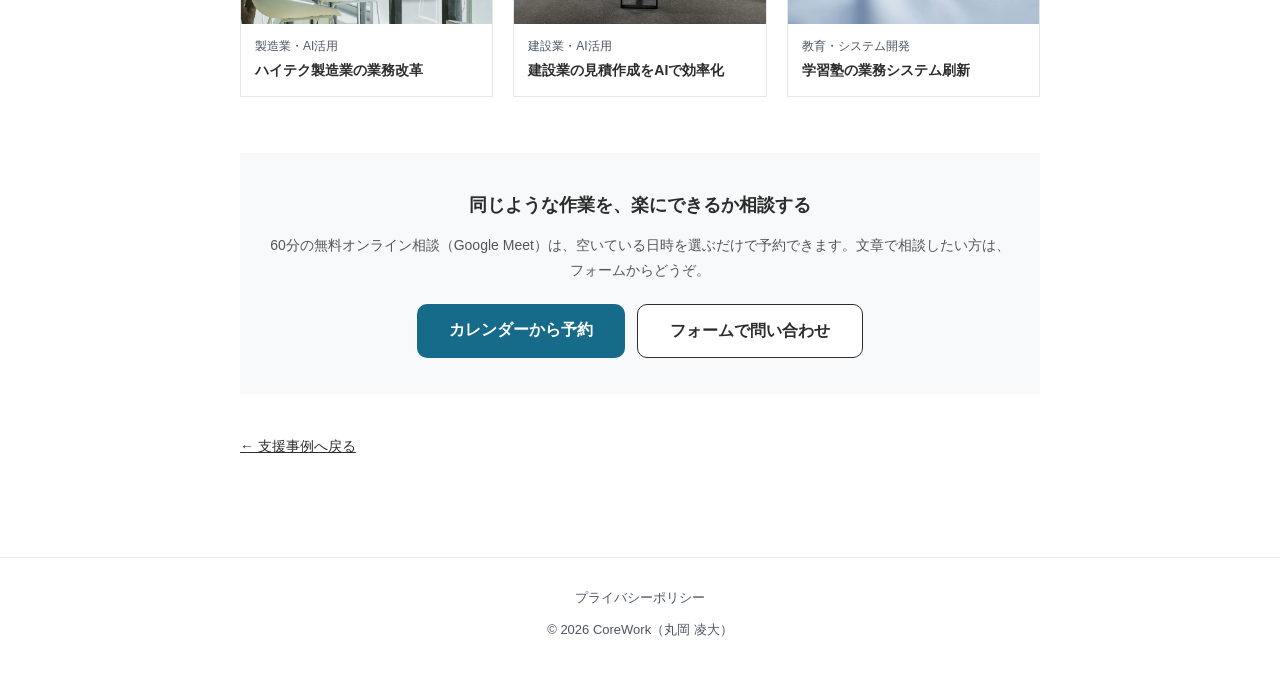
<file: works/kintai-gas.html>
<!doctype html>
<html lang="ja">
<head>
<meta charset="utf-8">
<meta name="viewport" content="width=device-width, initial-scale=1">
<!-- meta:start（tools/release_meta.py が入れる。手で直さない） -->
<title>スマホで打刻するだけで、給与計算と明細までできあがる｜CoreWork</title>
<meta name="description" content="単発のスタッフも含む月50名ほどの勤怠と給与を、Googleフォームとスプレッドシートで回す仕組みの試作です。実際にあった募集の6つの機能をすべて作り、仮のスタッフ8人・1か月分のデータで動かしています。 使った道具はGoogle Apps Script・Googleフォーム・Googleスプレッドシート・Google ドライブです。 同じような作業を楽にしたい方は、ページの下から60分の無料相談をご予約ください。">
<link rel="canonical" href="https://corework.jp/works/kintai-gas.html">
<meta property="og:title" content="スマホで打刻するだけで、給与計算と明細までできあがる｜CoreWork">
<meta property="og:description" content="単発のスタッフも含む月50名ほどの勤怠と給与を、Googleフォームとスプレッドシートで回す仕組みの試作です。実際にあった募集の6つの機能をすべて作り、仮のスタッフ8人・1か月分のデータで動かしています。 使った道具はGoogle Apps Script・Googleフォーム・Googleスプレッドシート・Google ドライブです。 同じような作業を楽にしたい方は、ページの下から60分の無料相談をご予約ください。">
<meta property="og:url" content="https://corework.jp/works/kintai-gas.html">
<meta property="og:type" content="article">
<meta property="og:image" content="https://corework.jp/assets/og/kintai-gas.png">
<meta property="og:image:width" content="1200">
<meta property="og:image:height" content="630">
<meta property="og:site_name" content="CoreWork">
<meta property="og:locale" content="ja_JP">
<meta name="twitter:card" content="summary_large_image">
<meta name="theme-color" content="#176b8a">
<link rel="icon" href="../assets/brand/favicon.ico" sizes="any">
<link rel="icon" type="image/png" sizes="32x32" href="../assets/brand/favicon-32.png">
<link rel="icon" type="image/png" sizes="16x16" href="../assets/brand/favicon-16.png">
<link rel="apple-touch-icon" href="../assets/brand/apple-touch-icon.png">
<link rel="manifest" href="../site.webmanifest">
<script type="application/ld+json">{"@context": "https://schema.org", "@type": "BreadcrumbList", "itemListElement": [{"@type": "ListItem", "position": 1, "name": "ホーム", "item": "https://corework.jp/"}, {"@type": "ListItem", "position": 2, "name": "支援事例", "item": "https://corework.jp/#works"}, {"@type": "ListItem", "position": 3, "name": "スマホで打刻するだけで、給与計算と明細までできあがる", "item": "https://corework.jp/works/kintai-gas.html"}]}</script>
<script type="application/ld+json">{"@context": "https://schema.org", "@type": "Article", "headline": "スマホで打刻するだけで、給与計算と明細までできあがる", "description": "単発のスタッフも含む月50名ほどの勤怠と給与を、Googleフォームとスプレッドシートで回す仕組みの試作です。実際にあった募集の6つの機能をすべて作り、仮のスタッフ8人・1か月分のデータで動かしています。 使った道具はGoogle Apps Script・Googleフォーム・Googleスプレッドシート・Google ドライブです。 同じような作業を楽にしたい方は、ページの下から60分の無料相談をご予約ください。", "image": "https://corework.jp/assets/og/kintai-gas.png", "author": {"@type": "Person", "name": "丸岡 凌大", "alternateName": "Ryota Maruoka", "jobTitle": "AI業務効率化エンジニア", "url": "https://corework.jp/", "image": "https://corework.jp/assets/profile.webp", "email": "mailto:g.ryota.maruoka@gmail.com", "address": {"@type": "PostalAddress", "addressRegion": "大阪府", "addressCountry": "JP"}, "knowsAbout": ["AIを使った業務の効率化・自動化", "業務システム・ツールの開発", "書類やPDFの読み取り・データ化", "Google Apps Script"]}, "inLanguage": "ja", "mainEntityOfPage": "https://corework.jp/works/kintai-gas.html"}</script>
<meta http-equiv="Content-Security-Policy" content="default-src &#x27;self&#x27;; script-src &#x27;self&#x27;; style-src &#x27;self&#x27; &#x27;unsafe-inline&#x27; https://fonts.googleapis.com; font-src &#x27;self&#x27; data: https://fonts.gstatic.com; img-src &#x27;self&#x27; data:; connect-src &#x27;none&#x27;; base-uri &#x27;self&#x27;; form-action &#x27;none&#x27;; object-src &#x27;none&#x27;; frame-src &#x27;none&#x27;">
<meta name="referrer" content="strict-origin-when-cross-origin">
<!-- meta:end -->
<link rel="stylesheet" href="https://fonts.googleapis.com/css?family=Noto+Sans+JP:400,700&subset=japanese">
<link rel="stylesheet" href="https://fonts.googleapis.com/css?family=Lato:400,700">
<link rel="stylesheet" href="case.css?v=d75d8f792e">
</head>
<body>
<header class="top"><div class="top-in">
<a class="logo" href="../index.html" aria-label="CoreWork トップへ"><img src="../assets/brand/corework-logo.webp" alt="CoreWork" width="408" height="96" class="brand-logo"></a>
<nav><a href="../index.html#works">支援事例</a><a href="../index.html#about">担当者</a><a class="btn" href="../index.html#consult">無料相談を予約する</a></nav>
</div></header>
<nav class="crumb" aria-label="パンくずリスト"><ol>
<li><a href="../index.html">ホーム</a></li><li><a href="../index.html#works">支援事例</a></li><li aria-current="page">スマホで打刻するだけで、給与計算と明細までできあがる</li>
</ol></nav>
<main>
<div class="tags"><span class="tag">勤怠・給与</span><span class="tag">試作</span></div>
<h1>スマホで打刻するだけで、給与計算と明細までできあがる</h1>
<p class="lead">単発のスタッフも含む月50名ほどの勤怠と給与を、Googleフォームとスプレッドシートで回す仕組みの試作です。実際にあった募集の6つの機能をすべて作り、仮のスタッフ8人・1か月分のデータで動かしています。</p>
<div class="stats"><div><div class="n">6つ</div><div class="l">募集にあった機能をすべて作成</div></div><div><div class="n">3問</div><div class="l">スマホの打刻フォームの質問の数</div></div><div><div class="n">約2時間</div><div class="l">制作にかかった時間</div></div></div>
<dl class="meta"><div><dt>種類</dt><dd>試作（仮のデータ）</dd></div><div><dt>対象</dt><dd>月50名ほどのスタッフ</dd></div><div><dt>道具</dt><dd>Google Apps Script</dd></div><div><dt>制作</dt><dd>約2時間</dd></div></dl>
<h2>募集で挙がっていたこと</h2>
<ul class="dots"><li>毎回ちがう単発のスタッフが来るので、入力をできるだけ簡単にしたい</li><li>日払い・月払い、時給・日給が混ざり、給与の計算が複雑</li><li>誰が何時間働き、いくら発生しているかを、開くだけで分かるようにしたい</li><li>月末に勤怠表と給与明細が自動でできている状態にしたい</li></ul>
<h2>業務の流れがどう変わるか</h2><div class="flow"><div><h3>いま</h3><ol><li>紙やメモで出勤を集める</li><li>時給・日払いを見ながら手で計算</li><li>明細を1人ずつ作る</li></ol><div class="time">毎月の手作業</div></div><div class="after"><h3>これから</h3><ol><li>スマホのフォームで打刻</li><li class="m">勤怠・給与・人件費が自動で出る</li><li class="m">メニューから明細PDFを全員分</li><li>打刻の漏れだけ確かめる</li></ol><div class="time">確認するだけ</div></div></div><p class="legend"><i></i>色の付いた段は、仕組み（AI・自動処理）が行います。ほかは人の作業です。</p><p class="cap">担当した内容をもとにした、業務のイメージです。実際の画面ではありません。</p>
<h2>作ったもの</h2>
<ol class="steps"><li>打刻フォーム: 1ページ・3問（氏名・打刻種別・備考）。出勤／休憩入／休憩戻／退勤を選んで送るだけで、休憩時間も自動で数える</li><li>給与の自動計算: 時給は日払い1,300円・月払い1,400円、特別時給があれば優先。日給・交通費・手当・控除・日払い済みから差引支払額まで</li><li>ダッシュボード: 本日の出勤人数と人件費、今月の累計、月末の支払予定額、未払いの合計、日ごとの人件費のグラフ</li><li>月の締め: 月ごとの一覧表を残し、過去の月もそのまま見返せる。打刻の漏れは赤で知らせる</li><li>給与明細・勤怠表: 1人1枚の A4 の PDF をメニューからまとめて作る</li><li>振込口座は管理者だけが見られる別のシートに分けて保護（試作では中身は入れていない）</li></ol>
<h2>人と仕組みの分担</h2><div class="tw"><table class="roles"><thead><tr><th scope="col">段</th><th scope="col">担当</th><th scope="col">中身</th></tr></thead><tbody><tr><td>打刻する</td><td><span class="who">人</span></td><td>スタッフがスマホでフォームを開き、3問に答えて送る</td></tr><tr><td>勤怠と給与の計算</td><td><span class="who m">仕組み</span></td><td>打刻のたびに、勤務時間・休憩・給与・差引支払額を計算し直す</td></tr><tr><td>ダッシュボードの更新</td><td><span class="who m">仕組み</span></td><td>本日の出勤人数と人件費、今月の累計、支払予定額を出す</td></tr><tr><td>打刻の漏れの確認</td><td><span class="who">人</span></td><td>赤く出た所を管理者が確かめて直す</td></tr><tr><td>給与明細・勤怠表</td><td><span class="who m">仕組み</span></td><td>メニューから、1人1枚の PDF を全員分まとめて作る</td></tr></tbody></table></div>


<h2>工夫した所</h2><div class="points"><div><h3>入力は3問だけ</h3><p>毎回ちがう単発のスタッフでも迷わないよう、氏名を選び、打刻の種類を選び、送るだけにしました。</p></div><div><h3>口座は別のシートに分ける</h3><p>振込口座は、管理者だけが見られる別のシートに分けて保護します。試作では中身を入れていません。</p></div><div><h3>過去の月を見返せる</h3><p>月を締めると、その月の一覧表が残ります。あとから数字が変わりません。</p></div></div>
<h2>打刻フォームを試す</h2>
<div class="demo">
<div class="phone"><div class="screen">
<div class="gf-bar"><span>9:41</span><span>見本</span></div>
<form id="gf" class="gf-form" novalidate>
<div class="gf-card gf-head"><h3>打刻</h3><p>出勤・休憩・退勤のときに送ってください。</p><p class="gf-req">* 必須の質問です</p></div>
<div class="gf-card gf-q" id="q1"><label class="t" for="who">氏名 <b>*</b></label><small>名前が無いときは管理者に伝えてください</small>
<select id="who"><option value="">選択</option><option>佐藤 花子（S001）</option><option>田中 一郎（S002）</option><option>高橋 美咲（S003）</option><option>伊藤 健太（S004）</option><option>渡辺 さくら（S005）</option><option>山本 大輔（S006）</option><option>中村 結衣（S007）</option><option>小林 翔（S008）</option></select></div>
<div class="gf-card gf-q" id="q2" role="radiogroup" aria-labelledby="q2t"><span class="t" id="q2t">打刻種別 <b>*</b></span><label class="r"><input type="radio" name="kind" value="出勤">出勤</label><label class="r"><input type="radio" name="kind" value="休憩入">休憩入</label><label class="r"><input type="radio" name="kind" value="休憩戻">休憩戻</label><label class="r"><input type="radio" name="kind" value="退勤">退勤</label></div>
<div class="gf-card gf-q"><label class="t" for="memo">備考</label><small>直行・直帰・早退など（任意）</small><input type="text" id="memo" placeholder="回答を入力"></div>
<div class="gf-actions"><button class="gf-send" id="send" type="button">送信</button><button class="gf-clear" id="clr" type="button">フォームをクリア</button></div>
</form>
<div class="gf-card gf-head gf-done" id="done"><h3>打刻</h3><p>打刻しました（見本なので、どこにも送られていません）。</p>
<p class="again-wrap"><button class="gf-clear" id="again" type="button">別の打刻を送る</button></p></div>
</div></div>
<div class="demo-note"><span class="badge">見本のフォーム</span>
<p>本物の打刻フォームと同じ3問です。名前と種別を選んで「送信」を押すと、スプレッドシートの「打刻」シートに入る行が右に出ます。<b>見本なので、送信してもどこにも送られません。</b></p>
<table class="rows"><thead><tr><th>タイムスタンプ</th><th>氏名</th><th>打刻種別</th><th>備考</th></tr></thead>
<tbody id="rows"><tr><td>2026/11/09 8:58</td><td>佐藤 花子（S001）</td><td>出勤</td><td></td></tr></tbody></table>
<p class="cap">本物では、この行をもとに勤怠・給与・ダッシュボードが自動で計算し直されます。</p></div>
</div>
<script src="demo-kintai.js?v=2920b30e2b"></script>
<h2>画面</h2><figure class="shot"><img loading="lazy" decoding="async" width="1250" height="610" src="img/kintai-dashboard.webp" alt="ダッシュボード（仮のデータ）"><figcaption>ダッシュボード（仮のデータ）</figcaption></figure><figure class="shot"><img loading="lazy" decoding="async" width="990" height="760" src="img/kintai-payslip.webp" alt="自動で作られた給与明細の PDF（仮のデータ）"><figcaption>自動で作られた給与明細の PDF（仮のデータ）</figcaption></figure>
<h2>ファイル</h2><div class="files"><a class="dl" href="https://drive.google.com/file/d/16Fl3DkxwH6Dg2sRmjVfX0S-8p8z5SZeD/view" target="_blank" rel="noopener"><span class="ic">XLSX</span><span><span class="nm">勤怠・給与（試作）のスプレッドシート</span><br><span class="sz">Excel・約1.3MB・Google ドライブで開きます（そこからダウンロードできます）</span></span></a><p>仮のデータ入り。ダッシュボード・勤怠・スタッフ・使い方（28手順）などのシートが見られます。自動計算とメニュー（Apps Script）は Excel には入らないため、数字は計算済みの値です。</p></div>
<h2>取り組みの成果</h2><div class="results"><div><div class="k">BEFORE</div><div class="name">打刻 紙・メモを集めて手入力</div><div class="k">AFTER</div><div class="after">スマホで送るだけ</div></div><div><div class="k">BEFORE</div><div class="name">給与の計算 人ごとに手計算</div><div class="k">AFTER</div><div class="after">打刻のたびに自動</div></div><div><div class="k">BEFORE</div><div class="name">給与明細 1人ずつ作成</div><div class="k">AFTER</div><div class="after">全員分をメニューから一括</div></div></div><p class="cap">仮のデータでの動作の確認です。計算の決まり（時給・日給・日払い・打刻の漏れ）は手元のテスト11件で確かめています。</p>

<div class="two">
<div><h2>使った道具</h2><div class="chips"><span>Google Apps Script</span><span>Googleフォーム</span><span>Googleスプレッドシート</span><span>Google ドライブ</span></div></div>
<div><h2>同じ悩みがありそうな方</h2><ul class="dots"><li>スタッフの勤怠を紙やLINEで集めている</li><li>日払い・月払いが混ざっていて、給与計算に時間がかかる</li><li>明細づくりに毎月時間がかかる</li></ul></div>
</div>
<h2>よくある質問</h2><div class="faq"><details><summary>実際の会社のデータで動いていますか？</summary><p>いいえ。実際にあった募集の内容をもとに作った試作で、仮のスタッフ8人・1か月分のデータで動かしています。</p></details><details><summary>スタッフは、アプリを入れる必要がありますか？</summary><p>ありません。スマホのブラウザで Googleフォームを開き、3問に答えて送るだけです。このページの「打刻フォームを試す」で、同じ3問を試せます。</p></details><details><summary>振込口座の情報は、どう扱いますか？</summary><p>管理者だけが見られる別のシートに分けて保護します。試作では中身を入れていません。</p></details></div>
<h2>ほかの実績</h2><div class="rel"><a href="ai-bpr.html"><img loading="lazy" decoding="async" width="800" height="800" src="../assets/3048f4d47a46.webp" alt=""><span><span class="t">製造業・AI活用</span><span class="h">ハイテク製造業の業務改革</span></span></a><a href="estimate-ai.html"><img loading="lazy" decoding="async" width="800" height="800" src="../assets/1ed0d5e38161.webp" alt=""><span><span class="t">建設業・AI活用</span><span class="h">建設業の見積作成をAIで効率化</span></span></a><a href="juku-system.html"><img loading="lazy" decoding="async" width="800" height="800" src="../assets/0348db44d5a6.webp" alt=""><span><span class="t">教育・システム開発</span><span class="h">学習塾の業務システム刷新</span></span></a></div>
<div class="cta"><p>同じような作業を、楽にできるか相談する</p><p class="sub">60分の無料オンライン相談（Google Meet）は、空いている日時を選ぶだけで予約できます。文章で相談したい方は、フォームからどうぞ。</p>
<div class="btns"><a href="../index.html#booking">カレンダーから予約</a><a class="ghost" href="../index.html#contact-form">フォームで問い合わせ</a></div></div>
<a class="back" href="../index.html#works">← 支援事例へ戻る</a>
</main>
<footer class="foot"><a href="../privacy.html">プライバシーポリシー</a><p>© 2026 CoreWork（丸岡 凌大）</p></footer>
</body>
</html>
</file>
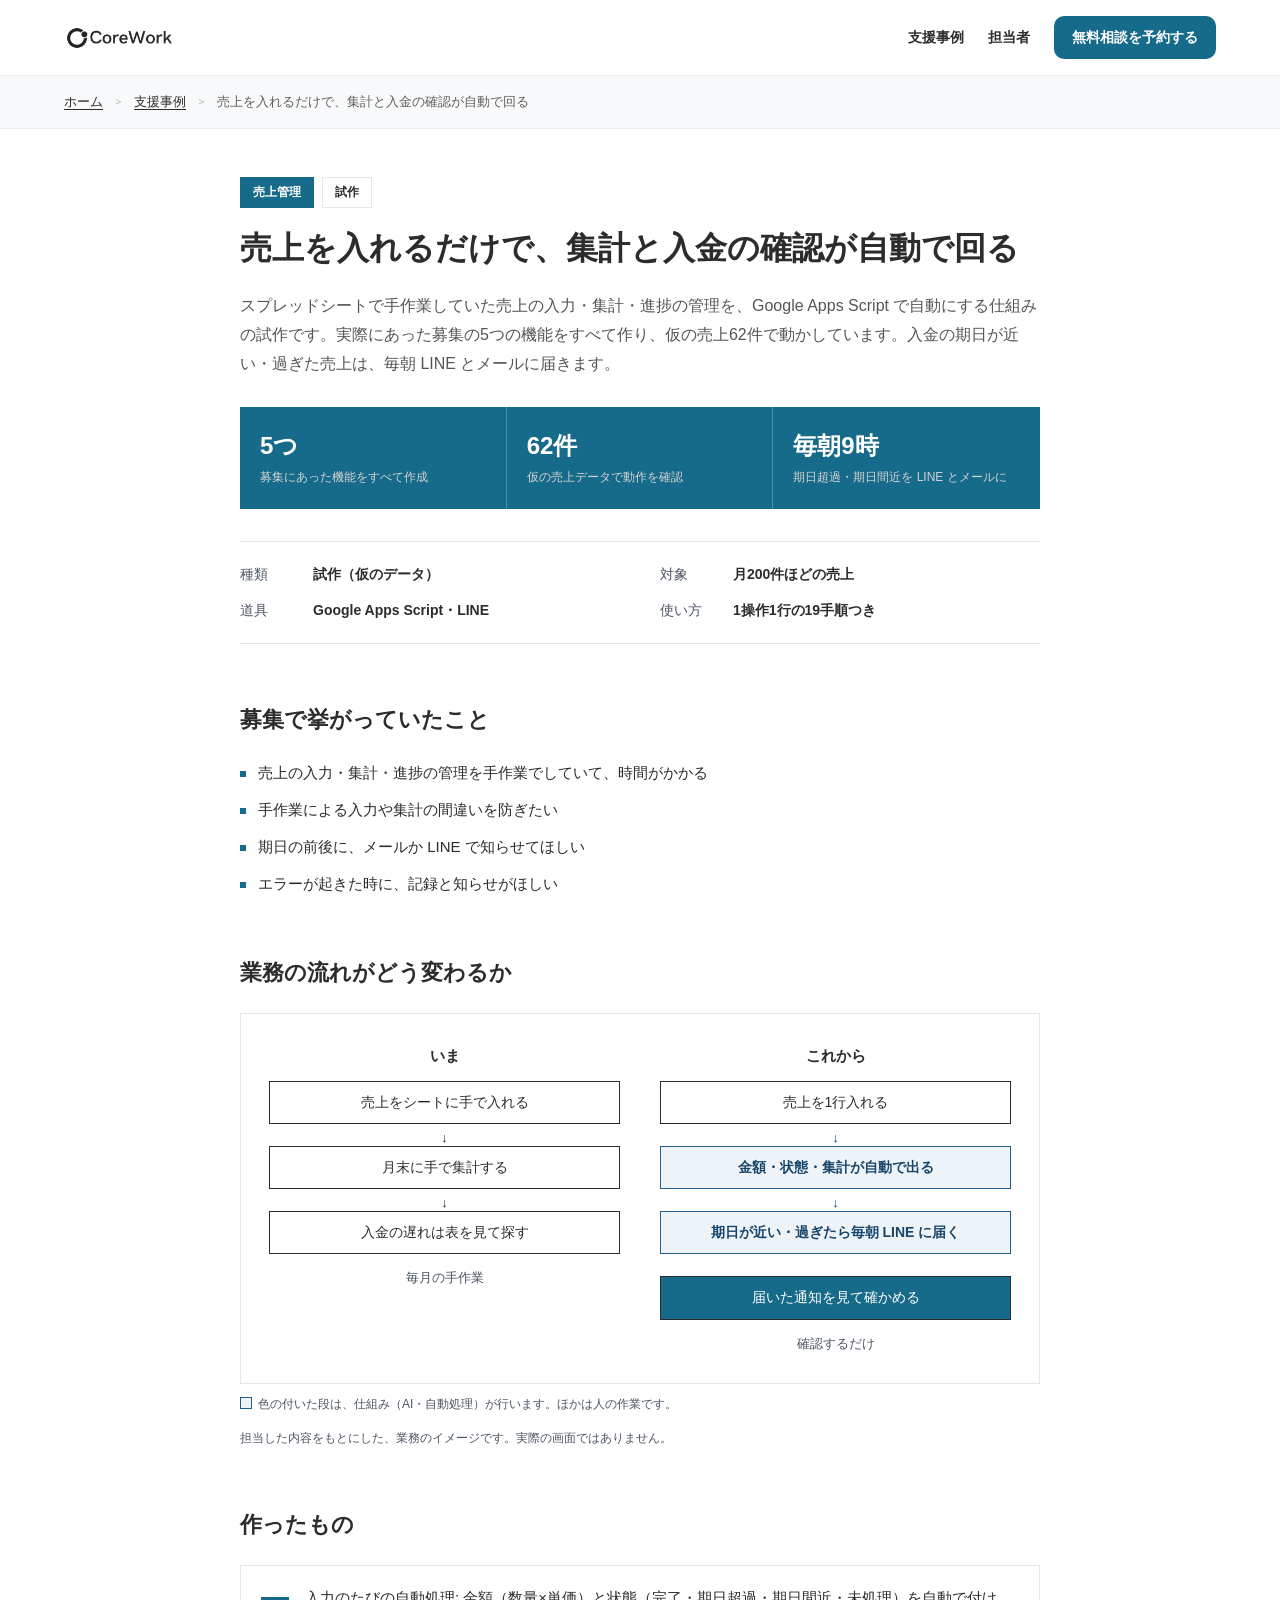
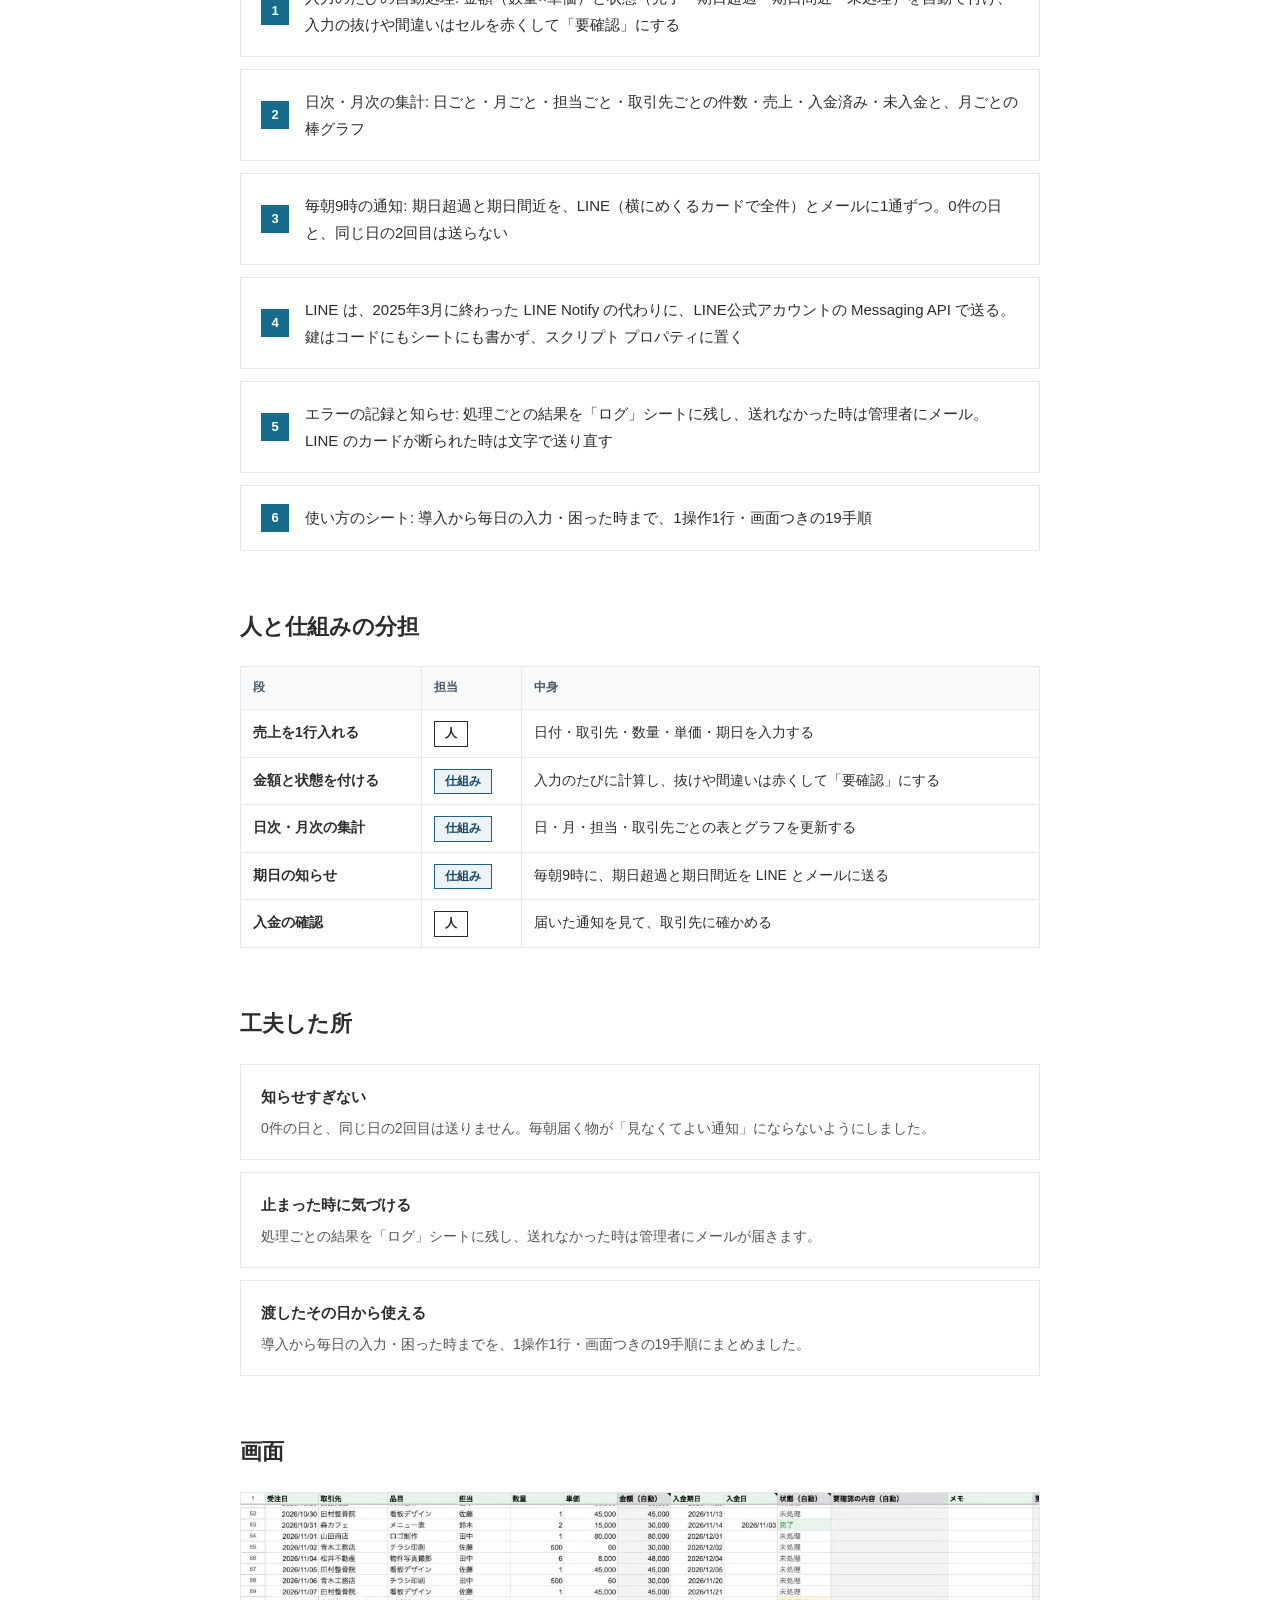
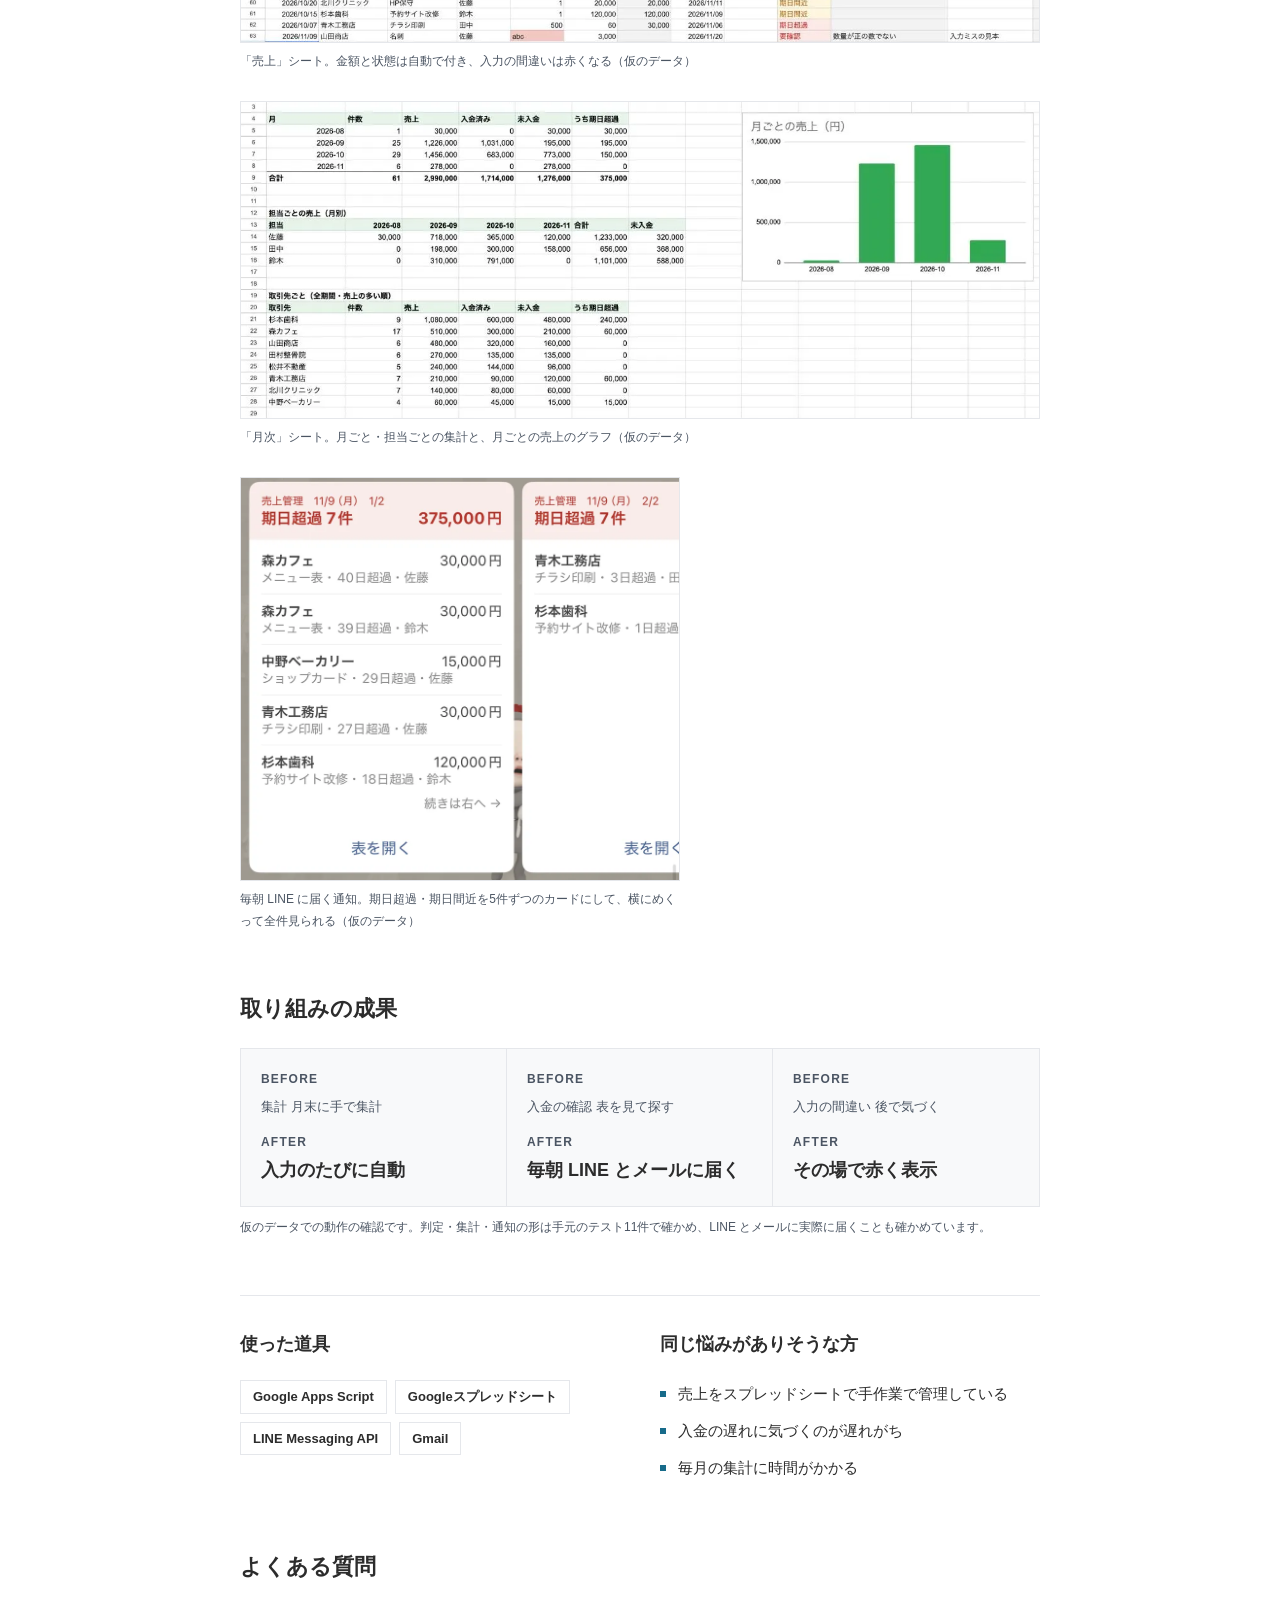
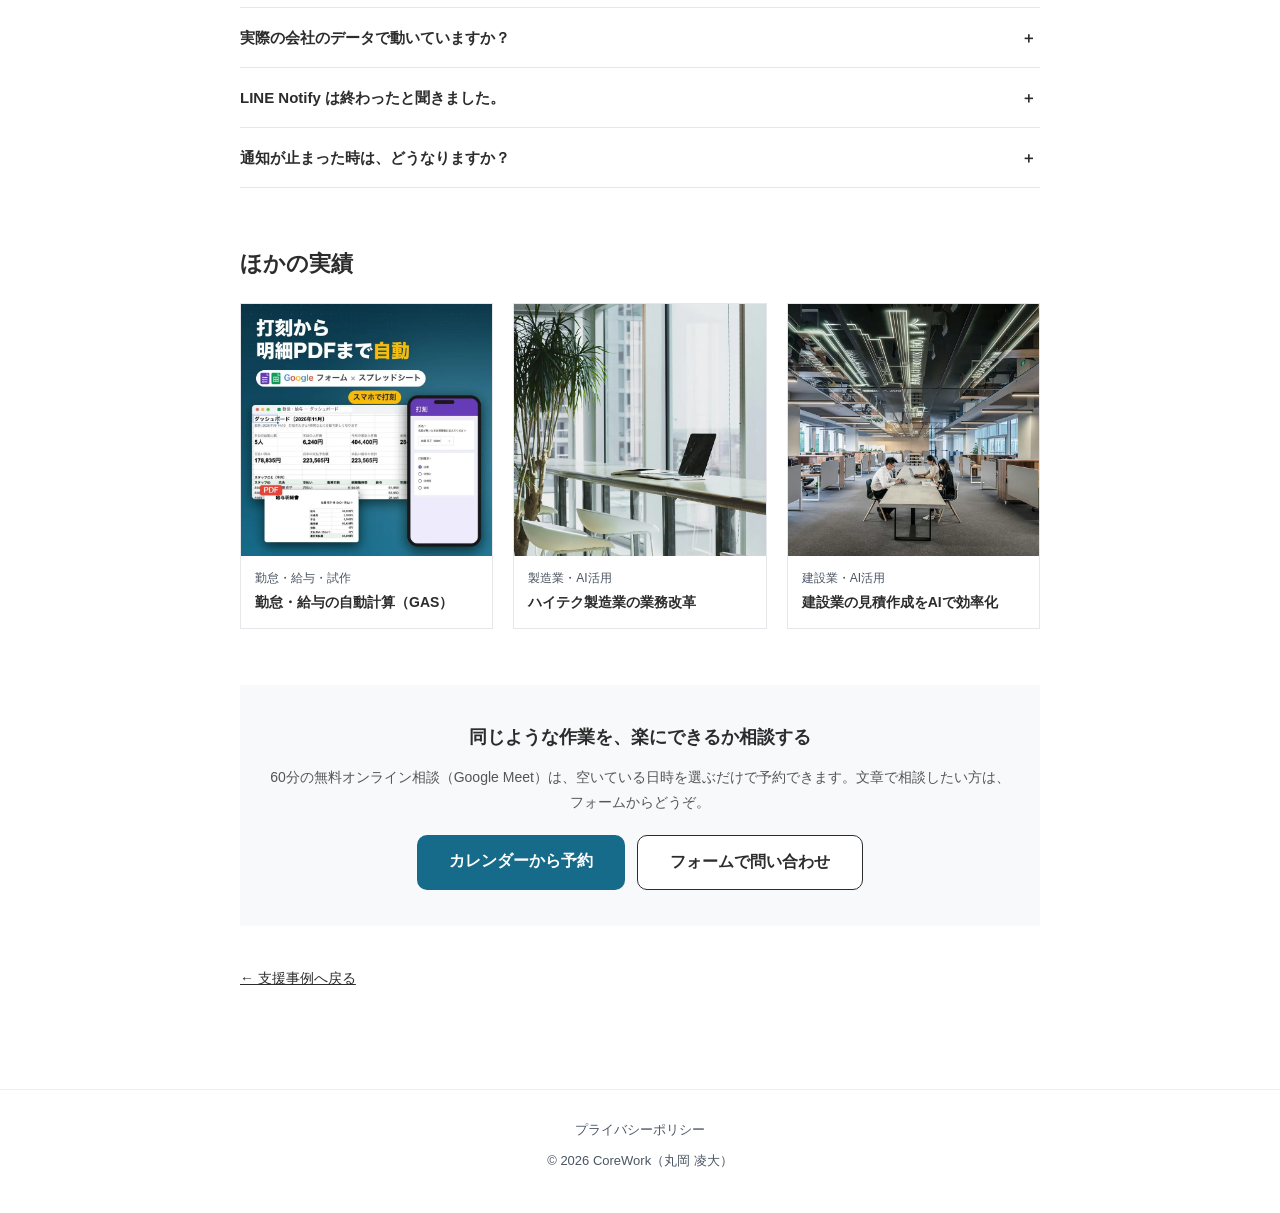
<file: works/uriage-gas.html>
<!doctype html>
<html lang="ja">
<head>
<meta charset="utf-8">
<meta name="viewport" content="width=device-width, initial-scale=1">
<!-- meta:start（tools/release_meta.py が入れる。手で直さない） -->
<title>売上を入れるだけで、集計と入金の確認が自動で回る｜CoreWork</title>
<meta name="description" content="スプレッドシートで手作業していた売上の入力・集計・進捗の管理を、Google Apps Script で自動にする仕組みの試作です。実際にあった募集の5つの機能をすべて作り、仮の売上62件で動かしています。入金の期日が近い・過ぎた売上は、毎朝 LINE とメールに届きます。 使った道具はGoogle Apps Script・Googleスプレッドシート・LINE Messaging API・Gmailです。 同じような作業を楽にしたい方は、ページの下から60分の無料相談をご予約ください。">
<link rel="canonical" href="https://corework.jp/works/uriage-gas.html">
<meta property="og:title" content="売上を入れるだけで、集計と入金の確認が自動で回る｜CoreWork">
<meta property="og:description" content="スプレッドシートで手作業していた売上の入力・集計・進捗の管理を、Google Apps Script で自動にする仕組みの試作です。実際にあった募集の5つの機能をすべて作り、仮の売上62件で動かしています。入金の期日が近い・過ぎた売上は、毎朝 LINE とメールに届きます。 使った道具はGoogle Apps Script・Googleスプレッドシート・LINE Messaging API・Gmailです。 同じような作業を楽にしたい方は、ページの下から60分の無料相談をご予約ください。">
<meta property="og:url" content="https://corework.jp/works/uriage-gas.html">
<meta property="og:type" content="article">
<meta property="og:image" content="https://corework.jp/assets/og/uriage-gas.png">
<meta property="og:image:width" content="1200">
<meta property="og:image:height" content="630">
<meta property="og:site_name" content="CoreWork">
<meta property="og:locale" content="ja_JP">
<meta name="twitter:card" content="summary_large_image">
<meta name="theme-color" content="#176b8a">
<link rel="icon" href="../assets/brand/favicon.ico" sizes="any">
<link rel="icon" type="image/png" sizes="32x32" href="../assets/brand/favicon-32.png">
<link rel="icon" type="image/png" sizes="16x16" href="../assets/brand/favicon-16.png">
<link rel="apple-touch-icon" href="../assets/brand/apple-touch-icon.png">
<link rel="manifest" href="../site.webmanifest">
<script type="application/ld+json">{"@context": "https://schema.org", "@type": "BreadcrumbList", "itemListElement": [{"@type": "ListItem", "position": 1, "name": "ホーム", "item": "https://corework.jp/"}, {"@type": "ListItem", "position": 2, "name": "支援事例", "item": "https://corework.jp/#works"}, {"@type": "ListItem", "position": 3, "name": "売上を入れるだけで、集計と入金の確認が自動で回る", "item": "https://corework.jp/works/uriage-gas.html"}]}</script>
<script type="application/ld+json">{"@context": "https://schema.org", "@type": "Article", "headline": "売上を入れるだけで、集計と入金の確認が自動で回る", "description": "スプレッドシートで手作業していた売上の入力・集計・進捗の管理を、Google Apps Script で自動にする仕組みの試作です。実際にあった募集の5つの機能をすべて作り、仮の売上62件で動かしています。入金の期日が近い・過ぎた売上は、毎朝 LINE とメールに届きます。 使った道具はGoogle Apps Script・Googleスプレッドシート・LINE Messaging API・Gmailです。 同じような作業を楽にしたい方は、ページの下から60分の無料相談をご予約ください。", "image": "https://corework.jp/assets/og/uriage-gas.png", "author": {"@type": "Person", "name": "丸岡 凌大", "alternateName": "Ryota Maruoka", "jobTitle": "AI業務効率化エンジニア", "url": "https://corework.jp/", "image": "https://corework.jp/assets/profile.webp", "email": "mailto:g.ryota.maruoka@gmail.com", "address": {"@type": "PostalAddress", "addressRegion": "大阪府", "addressCountry": "JP"}, "knowsAbout": ["AIを使った業務の効率化・自動化", "業務システム・ツールの開発", "書類やPDFの読み取り・データ化", "Google Apps Script"]}, "inLanguage": "ja", "mainEntityOfPage": "https://corework.jp/works/uriage-gas.html"}</script>
<meta http-equiv="Content-Security-Policy" content="default-src &#x27;self&#x27;; script-src &#x27;self&#x27;; style-src &#x27;self&#x27; &#x27;unsafe-inline&#x27; https://fonts.googleapis.com; font-src &#x27;self&#x27; data: https://fonts.gstatic.com; img-src &#x27;self&#x27; data:; connect-src &#x27;none&#x27;; base-uri &#x27;self&#x27;; form-action &#x27;none&#x27;; object-src &#x27;none&#x27;; frame-src &#x27;none&#x27;">
<meta name="referrer" content="strict-origin-when-cross-origin">
<!-- meta:end -->
<link rel="stylesheet" href="https://fonts.googleapis.com/css?family=Noto+Sans+JP:400,700&subset=japanese">
<link rel="stylesheet" href="https://fonts.googleapis.com/css?family=Lato:400,700">
<link rel="stylesheet" href="case.css?v=d75d8f792e">
</head>
<body>
<header class="top"><div class="top-in">
<a class="logo" href="../index.html" aria-label="CoreWork トップへ"><img src="../assets/brand/corework-logo.webp" alt="CoreWork" width="408" height="96" class="brand-logo"></a>
<nav><a href="../index.html#works">支援事例</a><a href="../index.html#about">担当者</a><a class="btn" href="../index.html#consult">無料相談を予約する</a></nav>
</div></header>
<nav class="crumb" aria-label="パンくずリスト"><ol>
<li><a href="../index.html">ホーム</a></li><li><a href="../index.html#works">支援事例</a></li><li aria-current="page">売上を入れるだけで、集計と入金の確認が自動で回る</li>
</ol></nav>
<main>
<div class="tags"><span class="tag">売上管理</span><span class="tag">試作</span></div>
<h1>売上を入れるだけで、集計と入金の確認が自動で回る</h1>
<p class="lead">スプレッドシートで手作業していた売上の入力・集計・進捗の管理を、Google Apps Script で自動にする仕組みの試作です。実際にあった募集の5つの機能をすべて作り、仮の売上62件で動かしています。入金の期日が近い・過ぎた売上は、毎朝 LINE とメールに届きます。</p>
<div class="stats"><div><div class="n">5つ</div><div class="l">募集にあった機能をすべて作成</div></div><div><div class="n">62件</div><div class="l">仮の売上データで動作を確認</div></div><div><div class="n">毎朝9時</div><div class="l">期日超過・期日間近を LINE とメールに</div></div></div>
<dl class="meta"><div><dt>種類</dt><dd>試作（仮のデータ）</dd></div><div><dt>対象</dt><dd>月200件ほどの売上</dd></div><div><dt>道具</dt><dd>Google Apps Script・LINE</dd></div><div><dt>使い方</dt><dd>1操作1行の19手順つき</dd></div></dl>
<h2>募集で挙がっていたこと</h2>
<ul class="dots"><li>売上の入力・集計・進捗の管理を手作業でしていて、時間がかかる</li><li>手作業による入力や集計の間違いを防ぎたい</li><li>期日の前後に、メールか LINE で知らせてほしい</li><li>エラーが起きた時に、記録と知らせがほしい</li></ul>
<h2>業務の流れがどう変わるか</h2><div class="flow"><div><h3>いま</h3><ol><li>売上をシートに手で入れる</li><li>月末に手で集計する</li><li>入金の遅れは表を見て探す</li></ol><div class="time">毎月の手作業</div></div><div class="after"><h3>これから</h3><ol><li>売上を1行入れる</li><li class="m">金額・状態・集計が自動で出る</li><li class="m">期日が近い・過ぎたら毎朝 LINE に届く</li><li>届いた通知を見て確かめる</li></ol><div class="time">確認するだけ</div></div></div><p class="legend"><i></i>色の付いた段は、仕組み（AI・自動処理）が行います。ほかは人の作業です。</p><p class="cap">担当した内容をもとにした、業務のイメージです。実際の画面ではありません。</p>
<h2>作ったもの</h2>
<ol class="steps"><li>入力のたびの自動処理: 金額（数量×単価）と状態（完了・期日超過・期日間近・未処理）を自動で付け、入力の抜けや間違いはセルを赤くして「要確認」にする</li><li>日次・月次の集計: 日ごと・月ごと・担当ごと・取引先ごとの件数・売上・入金済み・未入金と、月ごとの棒グラフ</li><li>毎朝9時の通知: 期日超過と期日間近を、LINE（横にめくるカードで全件）とメールに1通ずつ。0件の日と、同じ日の2回目は送らない</li><li>LINE は、2025年3月に終わった LINE Notify の代わりに、LINE公式アカウントの Messaging API で送る。鍵はコードにもシートにも書かず、スクリプト プロパティに置く</li><li>エラーの記録と知らせ: 処理ごとの結果を「ログ」シートに残し、送れなかった時は管理者にメール。LINE のカードが断られた時は文字で送り直す</li><li>使い方のシート: 導入から毎日の入力・困った時まで、1操作1行・画面つきの19手順</li></ol>
<h2>人と仕組みの分担</h2><div class="tw"><table class="roles"><thead><tr><th scope="col">段</th><th scope="col">担当</th><th scope="col">中身</th></tr></thead><tbody><tr><td>売上を1行入れる</td><td><span class="who">人</span></td><td>日付・取引先・数量・単価・期日を入力する</td></tr><tr><td>金額と状態を付ける</td><td><span class="who m">仕組み</span></td><td>入力のたびに計算し、抜けや間違いは赤くして「要確認」にする</td></tr><tr><td>日次・月次の集計</td><td><span class="who m">仕組み</span></td><td>日・月・担当・取引先ごとの表とグラフを更新する</td></tr><tr><td>期日の知らせ</td><td><span class="who m">仕組み</span></td><td>毎朝9時に、期日超過と期日間近を LINE とメールに送る</td></tr><tr><td>入金の確認</td><td><span class="who">人</span></td><td>届いた通知を見て、取引先に確かめる</td></tr></tbody></table></div>


<h2>工夫した所</h2><div class="points"><div><h3>知らせすぎない</h3><p>0件の日と、同じ日の2回目は送りません。毎朝届く物が「見なくてよい通知」にならないようにしました。</p></div><div><h3>止まった時に気づける</h3><p>処理ごとの結果を「ログ」シートに残し、送れなかった時は管理者にメールが届きます。</p></div><div><h3>渡したその日から使える</h3><p>導入から毎日の入力・困った時までを、1操作1行・画面つきの19手順にまとめました。</p></div></div>

<h2>画面</h2><figure class="shot"><img loading="lazy" decoding="async" width="1335" height="250" src="img/uriage-sales.webp" alt="「売上」シート。金額と状態は自動で付き、入力の間違いは赤くなる（仮のデータ）"><figcaption>「売上」シート。金額と状態は自動で付き、入力の間違いは赤くなる（仮のデータ）</figcaption></figure><figure class="shot"><img loading="lazy" decoding="async" width="1260" height="500" src="img/uriage-monthly.webp" alt="「月次」シート。月ごと・担当ごとの集計と、月ごとの売上のグラフ（仮のデータ）"><figcaption>「月次」シート。月ごと・担当ごとの集計と、月ごとの売上のグラフ（仮のデータ）</figcaption></figure><figure class="shot w440"><img loading="lazy" decoding="async" width="900" height="827" src="img/uriage-line.webp" alt="毎朝 LINE に届く通知。期日超過・期日間近を5件ずつのカードにして、横にめくって全件見られる（仮のデータ）"><figcaption>毎朝 LINE に届く通知。期日超過・期日間近を5件ずつのカードにして、横にめくって全件見られる（仮のデータ）</figcaption></figure>

<h2>取り組みの成果</h2><div class="results"><div><div class="k">BEFORE</div><div class="name">集計 月末に手で集計</div><div class="k">AFTER</div><div class="after">入力のたびに自動</div></div><div><div class="k">BEFORE</div><div class="name">入金の確認 表を見て探す</div><div class="k">AFTER</div><div class="after">毎朝 LINE とメールに届く</div></div><div><div class="k">BEFORE</div><div class="name">入力の間違い 後で気づく</div><div class="k">AFTER</div><div class="after">その場で赤く表示</div></div></div><p class="cap">仮のデータでの動作の確認です。判定・集計・通知の形は手元のテスト11件で確かめ、LINE とメールに実際に届くことも確かめています。</p>

<div class="two">
<div><h2>使った道具</h2><div class="chips"><span>Google Apps Script</span><span>Googleスプレッドシート</span><span>LINE Messaging API</span><span>Gmail</span></div></div>
<div><h2>同じ悩みがありそうな方</h2><ul class="dots"><li>売上をスプレッドシートで手作業で管理している</li><li>入金の遅れに気づくのが遅れがち</li><li>毎月の集計に時間がかかる</li></ul></div>
</div>
<h2>よくある質問</h2><div class="faq"><details><summary>実際の会社のデータで動いていますか？</summary><p>いいえ。実際にあった募集の内容をもとに作った試作で、仮の売上62件で動かしています。</p></details><details><summary>LINE Notify は終わったと聞きました。</summary><p>はい、2025年3月に終了しています。この試作は、LINE公式アカウントの Messaging API で送っています。</p></details><details><summary>通知が止まった時は、どうなりますか？</summary><p>処理ごとの結果を「ログ」シートに残し、送れなかった時は管理者にメールで知らせます。LINE のカードが断られた時は、文字で送り直します。</p></details></div>
<h2>ほかの実績</h2><div class="rel"><a href="kintai-gas.html"><img loading="lazy" decoding="async" width="800" height="800" src="../assets/work-kintai-thumb.webp" alt=""><span><span class="t">勤怠・給与・試作</span><span class="h">勤怠・給与の自動計算（GAS）</span></span></a><a href="ai-bpr.html"><img loading="lazy" decoding="async" width="800" height="800" src="../assets/3048f4d47a46.webp" alt=""><span><span class="t">製造業・AI活用</span><span class="h">ハイテク製造業の業務改革</span></span></a><a href="estimate-ai.html"><img loading="lazy" decoding="async" width="800" height="800" src="../assets/1ed0d5e38161.webp" alt=""><span><span class="t">建設業・AI活用</span><span class="h">建設業の見積作成をAIで効率化</span></span></a></div>
<div class="cta"><p>同じような作業を、楽にできるか相談する</p><p class="sub">60分の無料オンライン相談（Google Meet）は、空いている日時を選ぶだけで予約できます。文章で相談したい方は、フォームからどうぞ。</p>
<div class="btns"><a href="../index.html#booking">カレンダーから予約</a><a class="ghost" href="../index.html#contact-form">フォームで問い合わせ</a></div></div>
<a class="back" href="../index.html#works">← 支援事例へ戻る</a>
</main>
<footer class="foot"><a href="../privacy.html">プライバシーポリシー</a><p>© 2026 CoreWork（丸岡 凌大）</p></footer>
</body>
</html>
</file>
<file: home.css>
:root{--ink:#2c2c2c;--sub:#4b5563;--acc:#33a3ca;--acc-d:#1f8db3;--btn:#176b8a;--alt:#e8f4f8;--card:#f8f9fa;--line:#e5e7eb;--r:10px;--w:1140px;--sh:0 6px 16px rgba(23,107,138,.22)}
*{box-sizing:border-box;margin:0;padding:0}
body{font-family:"Noto Sans JP","Hiragino Sans","Hiragino Kaku Gothic ProN",sans-serif;color:var(--ink);background:#fff;line-height:1.85;font-size:16px;-webkit-font-smoothing:antialiased;word-break:auto-phrase;text-wrap:pretty}
h1,h2,h3,h4{text-wrap:balance}
img{display:block;max-width:100%}
a{color:inherit;text-decoration:none}
.wrap{width:var(--w);margin:0 auto;max-width:100%}
svg{display:block}
.k{display:inline-block}
/* header */
header.site{height:72px;border-bottom:1px solid var(--line);background:#fff;position:relative;z-index:5}
header.site .wrap{display:flex;align-items:center;height:100%;gap:32px}
header.site .logo img{height:30px;width:auto}
header.site nav{margin-left:auto;display:flex;gap:28px;font-size:14.5px;color:var(--sub)}
.burger{display:none;width:44px;height:44px;border:1.5px solid var(--line);border-radius:var(--r);align-items:center;justify-content:center;background:#fff;color:var(--ink)}
.btn{display:inline-flex;align-items:center;justify-content:center;gap:8px;border-radius:var(--r);font-weight:700;font-size:15px;height:52px;padding:0 28px;border:1.5px solid var(--btn);white-space:nowrap}
.btn.main{background:var(--btn);color:#fff;box-shadow:var(--sh)}
.btn.sub{background:#fff;color:var(--btn)}
.btn.sm{height:40px;padding:0 18px;font-size:14px}
/* 予約人数（数字は body の data-booked 1か所） */
.booked{display:flex;align-items:center;gap:10px;font-size:14.5px;color:var(--sub);font-weight:500}
.booked[hidden]{display:none}
.booked .ppl{display:flex}
.booked .ppl svg{width:28px;height:28px;border-radius:50%;background:var(--alt);color:var(--btn);border:2px solid #fff;margin-left:-8px;padding:3px}
.booked .ppl svg:first-child{margin-left:0}
.booked b{color:var(--btn);font-size:17px}
.win{background:#fff;border-radius:12px;box-shadow:0 18px 40px rgba(20,60,80,.18),0 0 0 1px rgba(0,0,0,.06);overflow:hidden;position:absolute}
.win .bar{height:24px;background:#f1f3f5;display:flex;gap:6px;align-items:center;padding:0 10px}
.win .bar i{width:8px;height:8px;border-radius:50%;background:#d1d5db}
.win .bar span{white-space:nowrap;margin-left:8px;font-size:11px;color:#4b5563;font-weight:700}
.win img{width:100%;height:auto}
/* hero：Canva で仕上げたバナー（PC 1920×840・スマホ 1080×1200）に、ボタンを HTML で重ねる（899 以下はボタンを絵の下の帯に置く） */
.vh{position:absolute;width:1px;height:1px;margin:-1px;padding:0;overflow:hidden;clip:rect(0 0 0 0);clip-path:inset(50%);white-space:nowrap;border:0}
.hero{position:relative;overflow:hidden;background:#2a86a8;padding:0}
.hero-in{position:relative;max-width:1920px;margin:0 auto}
.hero-art,.hero-art img{display:block;width:100%}
.hero-art img{height:auto;aspect-ratio:1920/840}
.hero-cta{position:absolute;left:5%;bottom:3.6%;width:clamp(210px,18.75%,360px);display:flex;flex-direction:column;gap:12px}
.hero-cta .btn{width:100%;height:clamp(44px,2.8vw,58px);padding:0 14px;font-size:clamp(14px,.95vw,18px)}
.hero-cta .btn.main{background:#fff;color:var(--btn);border-color:#fff;box-shadow:0 8px 20px rgba(8,52,70,.35)}
.hero-cta .btn.sub{background:rgba(11,74,99,.62);color:#fff;border:2px solid #fff}
.hero-cta .btn:focus-visible{outline:3px solid #fff;outline-offset:3px;box-shadow:0 0 0 8px #0b4a63}
/* 「2つ目からは有料です…」: PC は絵の中の文字で読めるので、読み上げだけ（.vh と同じ）。899px 以下では見せる。同じ文は HTML に1か所だけ */
.hero-note{position:absolute;width:1px;height:1px;margin:-1px;padding:0;overflow:hidden;clip:rect(0 0 0 0);clip-path:inset(50%);white-space:nowrap;border:0}
/* 1920px より広い画面: 左右はバナーの縁の色で埋め、境目をぼかす */
@media (min-width:1921px){.hero{background:linear-gradient(90deg,#2883a4,#358faf)}.hero-art img{-webkit-mask-image:linear-gradient(90deg,transparent,#000 3%,#000 97%,transparent);mask-image:linear-gradient(90deg,transparent,#000 3%,#000 97%,transparent)}}
/* 信頼の帯 */
.strip{background:var(--alt);height:80px}
.strip .wrap{display:grid;grid-template-columns:repeat(3,1fr);height:100%;align-items:center}
.strip .it{display:flex;align-items:center;gap:14px;font-weight:700;font-size:16px;justify-content:center;line-height:1.5}
.strip .it small{display:block;font-weight:500;font-size:13.5px;color:var(--sub);line-height:1.4}
.strip .ico{width:44px;height:44px;border-radius:50%;background:#fff;display:flex;align-items:center;justify-content:center;flex:none}
/* sections：節の見出しは左寄せ、バナーの中の見出しは中央 */
section{padding:96px 0}
h2.t{font-size:36px;font-weight:800;line-height:1.4;position:relative;padding-bottom:20px;margin-bottom:44px;text-align:left}
h2.t:after{content:"";position:absolute;left:0;bottom:0;width:36px;height:2px;background:var(--acc)}
.alt{background:var(--alt)}
.cards3{display:grid;grid-template-columns:repeat(3,1fr);gap:16px}
.fc{border:1px solid var(--line);border-radius:var(--r);padding:28px;background:#fff}
.fc .h{display:flex;gap:16px;align-items:center;margin-bottom:16px}
.fc .ico{width:56px;height:56px;border-radius:50%;background:var(--btn);display:flex;align-items:center;justify-content:center;flex:none}
.fc h3{font-size:19px;line-height:1.5;font-weight:800}
.fc p{font-size:15px;color:var(--sub)}
/* やること4段（図解バナー） */
.fourb{border:1px solid #d9eaf1;border-radius:20px;background:linear-gradient(180deg,#fbfeff,#f1f8fb);padding:36px 40px 28px}
.fourb .ttl{text-align:center;font-size:14.5px;font-weight:700;color:var(--sub)}
.fourb h3{text-align:center;font-size:34px;font-weight:800;margin:2px 0 26px}
.fourb h3 em{font-style:normal;color:var(--acc-d)}
.fourb .row{display:grid;grid-template-columns:1fr 26px 1fr 26px 1fr 26px 1fr;align-items:stretch}
.fourb .st{border-radius:16px;overflow:hidden;border:1px solid var(--line);background:#fff;display:flex;flex-direction:column;position:relative}
.fourb .st .hd{height:48px;display:flex;align-items:center;justify-content:center;gap:8px;font-weight:800;font-size:16px;color:#fff;background:var(--btn)}
.fourb .st.g .hd{background:#6b7280}
.fourb .st .hd i{width:24px;height:24px;border-radius:50%;background:#fff;color:var(--btn);font-style:normal;font-size:14px;display:flex;align-items:center;justify-content:center}
.fourb .st.g .hd i{color:#4b5563}
.fourb .st .art2{height:140px;background:linear-gradient(180deg,#f4fafc,#e8f4f8)}
.fourb .st .tx{padding:14px 16px 8px;flex:1}
.fourb .st .tx p{font-size:14px;color:var(--sub);line-height:1.7}
.fourb .st .fee{margin:6px 16px 16px;text-align:center;border-radius:999px;font-weight:800;font-size:14px;height:30px;line-height:30px;background:#d0eaf4;color:#0f5a77}
.fourb .st.g .fee{background:#eceff2;color:#374151}
.fourb .tri{width:0;height:0;border-left:13px solid var(--acc-d);border-top:9px solid transparent;border-bottom:9px solid transparent;margin:auto}
.bt{margin-top:22px;border:1.5px solid #cfe5ee;border-radius:60px;background:#fff;display:flex;align-items:center;gap:18px;padding:14px 28px}
.bt .ar{width:48px;height:48px;border-radius:50%;background:var(--btn);display:flex;align-items:center;justify-content:center;flex:none}
.bt b{font-size:20px}
.bt em{font-style:normal;color:var(--acc-d)}
.bt span.s{font-size:14px;color:var(--sub);display:block;font-weight:500}
/* 流れ（約1か月） */
.brk{display:grid;grid-template-columns:2fr 1fr 1fr 1fr;gap:14px;margin-bottom:14px}
.brk div{border-radius:999px;text-align:center;font-weight:800;font-size:15px;height:38px;line-height:38px;background:#d0eaf4;color:#0f5a77}
.brk div.m{background:#eceff2;color:#374151}
.fl{display:grid;grid-template-columns:repeat(5,1fr);gap:14px;position:relative}
.fl:before{content:"";position:absolute;top:19px;left:10%;right:10%;height:3px;background:var(--acc);border-radius:2px}
.fl .nd{width:40px;height:40px;border-radius:50%;background:var(--btn);color:#fff;font-weight:800;font-size:18px;display:flex;align-items:center;justify-content:center;margin:0 auto 12px;position:relative;box-shadow:0 0 0 5px #fff}
.fl .it{background:#fff;border:1px solid var(--line);border-radius:14px;overflow:hidden;height:calc(100% - 52px)}
.fl .it .im{height:130px;background:linear-gradient(180deg,#f0f8fb,#e4f1f6);position:relative;overflow:hidden}
.fl .it .tx{padding:12px 14px 14px}
.fl .it h3{font-size:15.5px;font-weight:800;line-height:1.5;margin-bottom:4px}
.fl .it p{font-size:14px;color:var(--sub);line-height:1.65}
.fl .mini{font-size:12px;line-height:1.5;color:#374151}
.time{display:grid;grid-template-columns:1fr 1fr;gap:14px;margin-top:28px}
.time div{border:1px solid var(--line);border-radius:var(--r);padding:14px 20px;background:var(--card);font-size:15px}
.time b{display:block;font-size:13px;color:#0f5a77;letter-spacing:.06em}
.note{font-size:13.5px;color:var(--sub);margin-top:10px}
/* 料金表 */
.pt{border:1px solid var(--line);border-radius:var(--r);overflow:hidden;background:#fff}
.pt .rw{display:grid;grid-template-columns:240px 300px 1fr;border-bottom:1px solid var(--line)}
.pt .rw:last-child{border-bottom:0}
.pt .rw>div{padding:18px 24px;font-size:15px;line-height:1.7}
.pt .h{background:var(--card);font-weight:800;font-size:14px;color:var(--sub)}
.pt .h>div{padding:10px 24px}
.pt .n{font-weight:800}
.pt .p{font-weight:800;font-size:17px}
.pt .p.free{color:var(--btn);font-size:24px}
.pt .p small{display:block;font-weight:500;font-size:13.5px;color:var(--sub)}
.pt .s{color:var(--sub);font-size:14.5px}
.pt .hl{background:#f3fafc}
/* 試算バナー */
.calc{margin-top:48px;border:1px solid #d9eaf1;border-radius:20px;background:linear-gradient(180deg,#fbfeff,#f1f8fb);padding:32px 40px 24px}
.calc .ttl{text-align:center;font-size:14.5px;font-weight:700;color:var(--sub)}
.calc h3{text-align:center;font-size:30px;font-weight:800;margin:2px 0 6px}
.calc h3 em{font-style:normal;color:var(--acc-d)}
.calc .kari{text-align:center;font-size:14px;font-weight:700;color:#8a5a00}
.calc .kari span{background:#fff4d6;border:1px solid #e8c873;border-radius:999px;padding:1px 14px}
.calc .cols{display:grid;grid-template-columns:1fr 36px 1fr 36px 1fr;align-items:stretch;margin-top:22px}
.calc .bx{background:#fff;border:1px solid var(--line);border-radius:16px;padding:20px 22px}
.calc .bx h4{font-size:15px;font-weight:800;color:var(--sub);margin-bottom:12px}
.calc .bar{display:flex;align-items:center;gap:10px;margin:8px 0;font-size:14px;font-weight:700}
.calc .bar span{width:30px;flex:none;color:var(--sub)}
.calc .bar div{white-space:nowrap;height:26px;border-radius:6px;display:flex;align-items:center;justify-content:flex-end;padding-right:8px;color:#fff;font-size:13px}
.calc .eq{font-size:15px;line-height:1.9}
.calc .eq b{font-size:17px}
.calc .eq .big{font-size:22px;font-weight:800;color:var(--ink)}
.calc .cost{display:grid;grid-template-columns:1fr auto;column-gap:12px;row-gap:6px;align-items:baseline;margin-top:12px;border-top:1px solid var(--line);padding-top:10px;font-size:14.5px;line-height:1.6}
.calc .cost dt{white-space:nowrap}
@media (max-width:1139px){.calc .cols{grid-template-columns:minmax(0,1fr) 36px minmax(0,1fr) 36px minmax(0,1fr)}.calc .cost dt{white-space:normal}}
.calc .cost dd{font-weight:800;font-size:16px;white-space:nowrap;text-align:right}
.calc .cost sup,.calc .res sup{font-size:.7em}
.calc .res{background:var(--btn);color:#fff;border-radius:16px;padding:20px 22px;display:flex;flex-direction:column;justify-content:center;text-align:center}
.calc .res small{font-size:14px;opacity:.95}
.calc .res b{font-size:34px;line-height:1.3;font-weight:800;display:block;margin:4px 0}
.calc .res b span{font-size:20px}
.calc .arrow{display:flex;align-items:center;justify-content:center}
.calc .src{font-size:13px;color:var(--sub);margin-top:16px;line-height:1.7}
/* 安心 */
.two{display:grid;grid-template-columns:1fr 1.2fr;gap:24px}
.why{border:1px solid #cfe5ee;background:#fff;border-radius:20px;padding:32px 34px}
.why .lab{font-size:13.5px;font-weight:800;color:#0f5a77}
.why h3{font-size:24px;line-height:1.5;font-weight:800;margin:4px 0 12px}
.why p{font-size:15.5px;color:var(--sub);margin-bottom:12px}
.why .sg{margin-top:16px;font-weight:700;font-size:15px}
.safe{border:1px solid var(--line);border-radius:20px;padding:32px 34px;background:#fff}
.safe h3{font-size:24px;font-weight:800;margin:4px 0 14px;line-height:1.5}
.safe ul{list-style:none}
.safe li{display:flex;gap:12px;padding:8px 0;font-size:15px;color:#374151;border-bottom:1px solid var(--line)}
.safe li:last-child{border-bottom:0}
.safe li i{flex:none;width:24px;height:24px;border-radius:50%;background:var(--btn);color:#fff;display:flex;align-items:center;justify-content:center;margin-top:3px}
/* 入口の帯（背景：Canva生成。文字はHTML） */
.demo{position:relative;border-radius:20px;overflow:hidden;height:344px;background:#eaf6fa;border:1px solid #d3e9f1}
.demo .bg{position:absolute;right:0;top:0;height:100%;width:58%;object-fit:cover;filter:blur(1.5px)}
.demo:before{content:"";position:absolute;inset:0;background:linear-gradient(90deg,#eaf6fa 42%,rgba(234,246,250,.85) 58%,rgba(234,246,250,.05));z-index:1}
.demo .in{position:relative;z-index:2;padding:46px 56px;max-width:700px}
.demo .kk{font-size:14px;font-weight:700;color:#0f5a77}
.demo h3{font-size:34px;line-height:1.45;font-weight:800;margin:6px 0 10px}
.demo p{font-size:15px;color:#374151}
.demo .acts{display:flex;gap:12px;margin-top:22px}
.demo .tick{position:absolute;right:56px;top:44px;z-index:2;background:#fff;border-radius:16px;padding:16px 22px;box-shadow:0 12px 28px rgba(20,60,80,.16);font-size:14px;font-weight:700;line-height:1.7}
.demo .tick div{display:flex;gap:8px;align-items:center}
/* 事例 */
.cg{display:grid;grid-template-columns:repeat(6,1fr);gap:16px}
.case{grid-column:span 2;background:#fff;border:1px solid var(--line);border-radius:var(--r);overflow:hidden;display:flex;flex-direction:column}
.case.w{grid-column:span 3}
.case .th{aspect-ratio:1/1;background:linear-gradient(135deg,#f3fafc,#e3f1f6);position:relative;overflow:hidden;display:flex;flex-direction:column}
.case.w .th{aspect-ratio:auto;height:276px}
.case .th.pic{display:block;background:none}
.case .th.pic img{width:100%;height:100%;object-fit:cover}
.case .res{padding:16px 22px 0}
.case .res b{display:block;font-size:30px;line-height:1.25;font-weight:800;color:var(--ink);white-space:nowrap}
.case .res b i{font-style:normal;color:var(--acc-d)}
.case .res small{display:block;font-size:13.5px;font-weight:700;color:#0f5a77;margin-top:2px}
.case .vis{flex:1;min-height:0;display:flex;align-items:center;justify-content:center;padding:8px 0 12px}
.case .vis img{height:100%;width:auto;max-width:92%;object-fit:contain;border-radius:8px;box-shadow:0 6px 16px rgba(20,60,80,.14)}
.case .vis svg{width:auto;height:auto;max-width:92%;max-height:100%}
.case .bd{padding:16px 20px 20px}
.case .tg{display:inline-block;font-size:12.5px;font-weight:700;background:#eef1f4;color:#374151;padding:0 10px;border-radius:4px;margin-bottom:8px}
.case h3{font-size:16.5px;font-weight:800;line-height:1.55;margin-bottom:12px}
.case .r{display:flex;gap:10px;font-size:14px;line-height:1.65;padding:4px 0;color:#374151}
.case .r span{flex:none;font-size:12px;font-weight:800;border-radius:999px;padding:0 10px;height:22px;line-height:22px;margin-top:2px}
.case .r .a{background:var(--ink);color:#fff}
.case .r .b{background:#d0eaf4;color:#0f5a77}
.more{display:flex;justify-content:center;margin-top:32px}
/* 担当者 */
.person{display:grid;grid-template-columns:400px 1fr;gap:72px;align-items:center}
.person .ph{width:400px;height:480px;border-radius:var(--r);overflow:hidden}
.person .ph img{width:100%;height:100%;object-fit:cover;object-position:50% 12%}
.person .role{font-size:14px;color:var(--sub)}
.person h3{font-size:34px;font-weight:800;margin:4px 0 14px}
.person p{font-size:15.5px;color:var(--sub);margin-bottom:14px}
.facts{display:grid;grid-template-columns:repeat(3,1fr);gap:10px;margin:18px 0 0}
.facts div{border:1px solid var(--line);border-radius:var(--r);padding:12px 16px;font-size:14px;background:#fff;line-height:1.6}
.facts b{display:block;font-size:12.5px;color:#0f5a77;letter-spacing:.06em}
/* FAQ */
.faq{border:1px solid var(--line);border-radius:var(--r);background:#fff}
.faq details{border-bottom:1px solid var(--line);padding:0 28px}
.faq details:last-child{border-bottom:0}
.faq summary{list-style:none;cursor:pointer;display:flex;gap:14px;align-items:center;font-weight:800;font-size:16.5px;height:68px}
.faq summary:before{content:"Q";width:28px;height:28px;border-radius:50%;background:var(--btn);color:#fff;font-size:13px;display:flex;align-items:center;justify-content:center;flex:none}
.faq summary:after{content:"+";margin-left:auto;color:var(--acc-d);font-size:22px}
.faq details[open] summary:after{content:"−"}
.faq .a{padding:0 0 20px 42px;color:var(--sub);font-size:15px}
.final{background:var(--btn);color:#fff;padding:64px 0;text-align:center}
.final h2{font-size:34px;font-weight:800;line-height:1.5}
.final p{margin:10px 0 26px;opacity:.95;font-size:15.5px}
.final .btn{background:#fff;color:var(--btn);border-color:#fff;height:56px;padding:0 40px}
.final .booked{justify-content:center;color:#fff;margin-top:18px}
.final .booked b{color:#fff}
.final .booked .ppl svg{background:#fff;border-color:var(--btn)}
footer{background:#1f2933;color:#d5dde6;padding:56px 0 28px;font-size:14px}
footer .wrap{display:grid;grid-template-columns:1.6fr 1fr 1fr;gap:40px}
footer img{height:30px;width:auto;margin-bottom:14px}
footer .fh{color:#fff;font-size:14px;font-weight:700;line-height:1.85;margin-bottom:10px}
footer li{list-style:none;padding:2px 0}
footer .op{margin-top:10px;font-size:13.5px;line-height:1.9}
footer .c{grid-column:1/-1;border-top:1px solid #374151;padding-top:18px;font-size:13.5px;color:#cbd5e1}

/* ---- もと style="…" だった物（HTML に書かない決まりのため、クラスにした） ---- */
.sprite{position:absolute}
.c-acc{color:var(--acc-d)}.c-w{color:#fff}.c-btn{color:var(--btn)}
.pt .pt-sm{font-weight:500;font-size:14px;color:var(--sub)}
.pt .p.free.fs20{font-size:20px}
.pt0{padding-top:0}
.fl-win1{left:16px;right:16px;top:12px;border-radius:8px}
.fl-win2{left:18px;right:18px;top:10px;border-radius:8px}
.fl-mini{padding:8px 10px}
.fl .fl-mini-t{color:#4b5563}
.fl .fl-pick{border:1.5px solid var(--acc);border-radius:6px;padding:3px 7px;font-weight:700;margin-top:3px;color:#2c2c2c;white-space:nowrap}
.fl .fl-other{color:#6b7280;margin-top:3px;white-space:nowrap}
.win .fl-shot{height:108px;width:100%;object-fit:cover;object-position:top}
.calc .bar .bar-now{width:100%;background:#9ca3af}
.calc .bar .bar-after{width:20%;background:var(--acc-d);min-width:72px}
.calc .eq.mt12{margin-top:12px}
.calc .res .fs24{font-size:24px}
.calc .src.mt6{margin-top:6px}
.safe .lab-s{font-size:13.5px;font-weight:800;color:#0f5a77}
.sec-demo{padding:96px 0}
.note.tc{text-align:center}
.cg + .note{margin-top:28px}  /* 「すべての事例を見る」を付けないので、その分の間は詰める */

/* ---- 実際に動かすための追加（モックには無い。見た目は変えない） ---- */
button,input,select,textarea{font-family:inherit}
a:focus-visible,button:focus-visible,summary:focus-visible{outline:2px solid var(--acc-d);outline-offset:2px}
.btn:focus-visible{outline-offset:3px}
.burger{cursor:pointer}
.burger[aria-expanded="true"]{background:var(--alt);border-color:#cfe5ee}
footer a:hover{text-decoration:underline}
.logo{display:block;line-height:0}
.case .th.pic img{width:100%;height:100%}
.final .btn:focus-visible{outline-color:#fff}
/* 窓の幅 1140〜1179px: 左右に20pxの余白（モックの 1180px 以上と同じ見た目） */
@media (max-width:1179px){.wrap{padding:0 20px}}

/* ---- タブレット（モックは作り込んでいない所。段組みを減らして収める） ---- */
@media (max-width:1139px){
 .wrap{padding:0 24px}
 /* 入口の帯: 背景の絵を外し、チェックの札を文の下へ */
 .demo{height:auto}
 .demo .bg{display:none}
 .demo:before{background:#eaf6fa}
 .demo .in{padding:36px 36px 20px;max-width:none}
 .demo .tick{position:relative;right:auto;top:auto;margin:0 36px 32px;display:inline-block}
 /* 事例: 3つ並び（モックの6分割のまま、文字は小さめ） */
 .case .res b{font-size:26px}
}
@media (min-width:641px) and (max-width:1139px){
 /* 試算の結果の数字は、枠から出ないよう小さめに */
 .calc .res b{font-size:28px}
 .calc .res b span{font-size:18px}
 /* 4段の図解: 見出しは2行になってもよい */
 .fourb .st .hd{height:auto;min-height:48px;padding:6px 8px;text-align:center}
}
@media (max-width:899px){
 /* ヒーロー: ボタンは絵の下の帯に置く（絵の空きでは押せる大きさにならない） */
 .hero{background:var(--btn)}
 .hero-cta{position:static;width:auto;flex-direction:row;gap:12px;padding:16px 24px 10px}
 .hero-note{position:static;width:auto;height:auto;margin:0;overflow:visible;clip:auto;clip-path:none;white-space:normal;padding:0 24px 22px;color:#fff;font-size:14px;line-height:1.6;font-weight:500}
 .hero-cta .btn{height:48px;font-size:15px;flex:1}
 /* ヘッダー: メニューをボタンにまとめる */
 header.site .wrap{gap:12px}
 header.site .btn{margin-left:auto;height:40px;padding:0 16px;font-size:14px}
 header.site nav{display:none}
 .burger{display:flex}
 header.site.is-open nav{display:flex;flex-direction:column;gap:0;position:absolute;top:100%;left:0;right:0;margin:0;background:#fff;border-bottom:1px solid var(--line);box-shadow:0 14px 24px rgba(20,60,80,.12);padding:4px 24px 12px;font-size:16px}
 header.site.is-open nav a{display:block;padding:14px 0;border-bottom:1px solid var(--line);color:var(--ink);font-weight:500}
 header.site.is-open nav a:last-child{border-bottom:0}
 /* 段組みを1列に（モックのスマホと同じ） */
 .strip{height:auto;padding:18px 0}.strip .wrap{grid-template-columns:1fr;gap:12px}.strip .it{justify-content:flex-start;font-size:15px}
 .cards3,.fl,.brk,.two,.time{grid-template-columns:1fr}
 .fourb .row{grid-template-columns:1fr}.fourb .tri{transform:rotate(90deg);margin:10px auto}
 .fl:before{display:none}
 .pt .rw{grid-template-columns:1fr}.pt .h{display:none}.pt .rw>div{padding:8px 18px}
 .calc .cols{grid-template-columns:minmax(0,1fr);gap:12px}.calc .cost dt{white-space:normal}.calc .kari span{display:inline-block;border-radius:12px;padding:4px 14px;line-height:1.6}.calc .arrow{transform:rotate(90deg)}
 .cg{grid-template-columns:1fr 1fr}.case,.case.w{grid-column:auto}.case.w:last-child{grid-column:1/-1}
 .person{grid-template-columns:1fr;gap:28px}
 .bt{flex-wrap:wrap}
}

/* ヒーローの絵: 幅 481 以上は PC 用（横長）、480 以下はスマホ用（縦長）。縦長を 481 以上に使うと、高さ 800 の最初の画面にボタンが入らない */
@media (max-width:480px){.hero-art img{aspect-ratio:1080/1200}}

/* ---- スマホ（モックの @media のまま。1列にする所は上の 899px 以下で済ませてある） ---- */
@media (max-width:640px){
 :root{--w:100%}
 .hero-cta{flex-direction:column;padding:16px 20px 10px}
 .hero-note{padding:0 20px 24px}
 .hero-cta .btn{flex:none;width:100%}
 body{font-size:15px}
 .wrap{padding:0 20px}
 header.site{height:60px}header.site .logo img{height:24px}
 header.site .wrap{gap:10px}
 header.site .btn{padding:0 14px;font-size:13px}
 header.site.is-open nav{padding:4px 20px 12px}
 section{padding:60px 0}
 h2.t{font-size:26px;margin-bottom:28px}
 .fourb{padding:24px 16px}.fourb h3{font-size:24px}
 .calc{padding:22px 16px}.calc h3{font-size:22px}
 .demo .in{padding:28px 22px}.demo h3{font-size:24px}.demo .tick{margin:0 22px 22px;display:block}.demo .acts{flex-direction:column}
 .cg{grid-template-columns:1fr}
 .case.w:last-child{grid-column:auto}
 .case .res b{font-size:30px}
 .person{gap:24px}.person .ph{width:100%;height:380px}.facts{grid-template-columns:1fr}
 footer .wrap{grid-template-columns:1fr}.final h2{font-size:24px}
}
/* 事例カードは、まるごとリンク（事例ページへ） */
a.case-link{color:inherit;transition:box-shadow .15s}
a.case-link:hover{box-shadow:0 8px 20px rgba(20,60,80,.12)}
a.case-link:hover h3{text-decoration:underline;text-underline-offset:3px}
a.case-link:focus-visible{outline:2px solid var(--acc-d);outline-offset:3px}
/* 幅480以下は縦長の絵で、絵の中の注記が読める大きさ（約13px）になる。同じ文が2回見えないよう、HTML の注記は読み上げだけにする */
@media (max-width:480px){
 .hero-note{position:absolute;width:1px;height:1px;margin:-1px;padding:0;overflow:hidden;clip:rect(0 0 0 0);clip-path:inset(50%);white-space:nowrap;border:0}
 .hero-cta{padding-bottom:22px}
}
</file>
<file: consult.css>
/* 相談の節（予約のタブと問い合わせフォーム）。色・角丸・字の大きさは home.css（モック）に合わせる。
   タブの切り替えは booking.js、フォームの送信は contact.js。それらが探す id・name・class はここで変えない。 */
.consult{background:#fff}
.consult h2.t{margin-bottom:24px}
.c-lead{max-width:760px;font-size:15.5px;color:var(--sub);margin:0 0 28px}
/* タブ（JS が動かない時は出さず、予約もフォームも両方見える） */
.ctabs{display:none;gap:10px;margin:0 0 28px;max-width:640px}
.tabs-on .ctabs{display:flex}
.ctab{flex:1;height:52px;font-size:15px;font-weight:700;color:var(--btn);background:#fff;border:1.5px solid var(--btn);border-radius:var(--r);cursor:pointer}
.ctab[aria-selected="true"]{background:var(--btn);color:#fff;box-shadow:var(--sh)}
.ctab:focus-visible{outline:2px solid var(--acc-d);outline-offset:3px}
.cpanel{width:100%}
.cpanel[hidden]{display:none}
.booking{margin-top:40px}
.tabs-on .booking{margin-top:0}
.cpanel + .cpanel{margin-top:40px}
.tabs-on .cpanel + .cpanel{margin-top:0}
/* 予約 */
.booking-lead{font-size:16px;margin:0 0 16px}
.booking-steps{list-style:none;counter-reset:b;display:flex;flex-wrap:wrap;gap:8px 28px;margin:0 0 28px;font-size:14px;font-weight:700}
.booking-steps li{counter-increment:b;display:flex;align-items:center;gap:8px}
.booking-steps li::before{content:counter(b);width:24px;height:24px;border-radius:50%;background:var(--btn);color:#fff;display:grid;place-items:center;font-size:12px;flex:none}
#timerex_calendar{min-height:600px;width:100%}
#timerex_calendar[hidden]{display:none}
.booking-fallback{font-size:15px;margin:24px 0 0}
.booking-fallback a{color:var(--btn);text-decoration:underline}
.booking-note{font-size:13.5px;color:var(--sub);margin:20px 0 0}
/* フォーム */
.cform{position:relative;border:1px solid var(--line);border-radius:20px;padding:32px 36px 36px;background:#fff}
.cform-t{font-size:22px;font-weight:800;line-height:1.5;margin:0 0 22px}
.hp-field{position:absolute!important;left:-9999px!important;width:1px;height:1px;overflow:hidden}
.fgrid{display:grid;grid-template-columns:1fr 1fr;gap:22px 24px}
.fld{min-width:0}
.fld.full{grid-column:1/-1}
.f-top{display:flex;align-items:center;gap:10px;margin-bottom:8px;font-weight:700;font-size:14.5px;line-height:1.6}
.req{flex:none;font-size:12px;font-weight:800;color:#0f5a77;background:var(--alt);border-radius:999px;padding:0 10px;height:22px;line-height:22px}
.req.opt{color:var(--sub);background:#eef1f4}
.fi{display:block;width:100%;height:48px;padding:0 14px;font-size:16px;color:var(--ink);background:#fff;border:1px solid #c3ccd6;border-radius:var(--r)}
textarea.fi{height:auto;min-height:168px;padding:12px 14px;line-height:1.7;resize:vertical}
.fi::placeholder{color:#6b7280}
.fi:focus{outline:2px solid var(--acc);outline-offset:0;border-color:var(--acc-d)}
.sel{position:relative}
.sel select{appearance:none;-webkit-appearance:none;padding-right:40px;cursor:pointer}
.sel:after{content:"";position:absolute;right:18px;top:50%;width:8px;height:8px;border-right:2px solid var(--sub);border-bottom:2px solid var(--sub);transform:translateY(-70%) rotate(45deg);pointer-events:none}
.radios{display:flex;flex-wrap:wrap;gap:10px 28px}
.rd{display:flex;align-items:center;gap:8px;font-size:15px;cursor:pointer}
.rd input,.agree input{width:20px;height:20px;accent-color:var(--btn);flex:none;cursor:pointer}
.file{position:relative;display:inline-flex;align-items:center;max-width:100%;height:48px;padding:0 20px;border:1.5px dashed #8dbfd3;border-radius:var(--r);background:var(--card);color:var(--btn);font-weight:700;font-size:15px;cursor:pointer}
.file input[type=file]{position:absolute;inset:0;width:100%;height:100%;opacity:0;cursor:pointer}
.file:focus-within{outline:2px solid var(--acc-d);outline-offset:2px}
.file-text{overflow:hidden;text-overflow:ellipsis;white-space:nowrap}
.file-remove{margin:8px 0 0;padding:4px 12px;font-size:13px;border:1px solid #c3ccd6;border-radius:999px;background:#fff;color:var(--ink);cursor:pointer}
.file-remove[hidden]{display:none}
.pp-note{font-size:14px;color:var(--sub);margin:0 0 10px}
.pp-note a{color:var(--btn);text-decoration:underline}
.agree{display:inline-flex;align-items:center;gap:10px;font-weight:700;font-size:15px;cursor:pointer}
.cf-turnstile-slot{margin:24px 0 0}
.send{margin-top:24px;min-width:220px}
.send[disabled]{opacity:.6;cursor:wait}
.form-status{margin:12px 0 0;font-size:14px;line-height:1.7;color:var(--sub)}
.form-status.is-error{color:#b4231a}
/* 入力の誤りの案内（contact.js が欄の下に出す） */
.field-error{color:#b4231a;font-size:13px;line-height:1.6;margin:6px 0 0}
.cform [aria-invalid="true"]{border-color:#b4231a!important;outline:1px solid #b4231a}
.cform [role="radiogroup"][aria-invalid="true"]{outline:1px solid #b4231a;outline-offset:4px;border-radius:4px}
@media (max-width:899px){
 .consult .c-lead{max-width:none}
}
@media (max-width:640px){
 .consult h2.t{margin-bottom:20px}
 .ctab{font-size:14px;padding:0 6px}
 .booking-steps{flex-direction:column;align-items:flex-start}
 /* 狭い窓では TimeRex が幅 550px 以上を求めるので、枠の中に収める */
 #timerex_calendar>div{min-width:0!important}
 .cform{padding:22px 18px 26px;border-radius:16px}
 .fgrid{grid-template-columns:1fr}
 .send{width:100%}
}
</file>
<file: works/case.css>
:root { --ink: #2c2c2c; --sub: #4b5563; --line: #e5e7eb; --soft: #f8f9fa; --dark: #176b8a; }
* { box-sizing: border-box; }
body { margin: 0; color: var(--ink); background: #fff; font-family: 'Noto Sans JP', 'Hiragino Kaku Gothic ProN', sans-serif;
       -webkit-font-smoothing: antialiased; line-height: 1.8; }
a { color: inherit; }
.top { position: sticky; top: 0; z-index: 10; background: rgba(255,255,255,.95); border-bottom: 1px solid #eee; }
.top-in { max-width: 1200px; margin: 0 auto; padding: 16px 24px; display: flex; align-items: center; justify-content: space-between; }
.logo { font-family: Lato, sans-serif; font-weight: 700; font-size: 18px; text-decoration: none; display: block; line-height: 0; }
.logo img { display: block; height: 26px; width: auto; }  /* 屋号のロゴ（2026-11-11） */
.top nav { display: flex; gap: 24px; align-items: center; font-family: 'Noto Sans JP', Lato, sans-serif; font-weight: 700; font-size: 14px; }
.top nav a { text-decoration: none; }
.top .btn { background: var(--dark); color: #fff; border-radius: 10px; padding: 9px 18px; font-family: 'Noto Sans JP', sans-serif; }
main { max-width: 848px; margin: 0 auto; padding: 48px 24px 96px; }
.crumb { background: var(--soft); border-bottom: 1px solid #eee; font-size: 13px; color: #5f5f5f; }
.crumb ol { list-style: none; max-width: 1200px; margin: 0 auto; padding: 10px 24px; display: flex; flex-wrap: wrap; align-items: center; gap: 4px 0; }
.crumb li { display: flex; align-items: center; min-width: 0; }
.crumb li + li::before { content: '＞'; margin: 0 10px; font-size: 11px; color: #aaa; }
.crumb a { color: var(--ink); text-decoration: underline; text-underline-offset: 3px; padding: 4px 0; }
.crumb a:hover { text-decoration-thickness: 2px; }
.crumb [aria-current] { overflow-wrap: anywhere; }
.tags { display: flex; gap: 8px; margin: 0 0 16px; }
.tag { font-size: 12px; font-weight: 700; padding: 4px 12px; border: 1px solid var(--line); }
.tag:first-child { background: var(--dark); color: #fff; border-color: var(--dark); }
h1 { font-size: 32px; line-height: 1.5; margin: 0 0 20px; }
.lead { color: #555; margin: 0 0 28px; }
.meta { display: grid; grid-template-columns: 1fr 1fr; gap: 10px 40px; border-top: 1px solid var(--line); border-bottom: 1px solid var(--line);
        padding: 20px 0; font-size: 14px; margin: 0 0 56px; }
.meta div { display: flex; gap: 24px; }
.meta dt { color: var(--sub); min-width: 3.5em; }
.meta dd { margin: 0; font-weight: 700; }
h2 { font-size: 22px; margin: 56px 0 20px; }
ul.dots { list-style: none; padding: 0; margin: 0; }
ul.dots li { position: relative; padding-left: 18px; margin: 10px 0; font-size: 15px; }
ul.dots li::before { content: ''; position: absolute; left: 0; top: .75em; width: 6px; height: 6px; background: var(--dark); }
.flow { border: 1px solid var(--line); padding: 28px; display: grid; grid-template-columns: 1fr 1fr; gap: 40px; }
.flow h3 { text-align: center; font-size: 15px; margin: 0 0 12px; }
.flow ol { list-style: none; padding: 0; margin: 0; }
.flow li { border: 1px solid var(--ink); padding: 8px 12px; text-align: center; font-size: 14px; }
.flow li + li { margin-top: 22px; position: relative; }
.flow li + li::before { content: '↓'; position: absolute; top: -21px; left: 50%; transform: translateX(-50%); font-size: 13px; }
.flow .after li:last-child { background: var(--dark); color: #fff; }
.flow .time { text-align: center; color: var(--sub); font-size: 13px; margin-top: 12px; }
.cap { font-size: 12px; color: var(--sub); margin-top: 10px; }
ol.steps { list-style: none; padding: 0; margin: 0; counter-reset: s; }
ol.steps li { counter-increment: s; border: 1px solid var(--line); padding: 18px 20px; margin-bottom: 12px; display: flex; gap: 16px; align-items: center; font-size: 15px; }
ol.steps li::before { content: counter(s); flex: none; width: 28px; height: 28px; display: grid; place-items: center; background: var(--dark); color: #fff; font-size: 13px; font-weight: 700; }
.results { display: grid; grid-template-columns: repeat(auto-fit, minmax(200px, 1fr)); border: 1px solid var(--line); background: var(--soft); }
.results > div { padding: 20px; border-right: 1px solid var(--line); }
.results > div:last-child { border-right: none; }
.results .k { font-size: 12px; letter-spacing: .1em; color: var(--sub); font-weight: 700; }
.results .name { font-size: 13px; color: var(--sub); margin: 4px 0 14px; }
.results .after { font-size: 18px; font-weight: 700; }
.two { display: grid; grid-template-columns: 1fr 1fr; gap: 40px; border-top: 1px solid var(--line); margin-top: 56px; }
.two h2 { font-size: 18px; margin-top: 32px; }
.chips { display: flex; flex-wrap: wrap; gap: 8px; }
.chips span { border: 1px solid var(--line); padding: 4px 12px; font-size: 13px; font-weight: 700; }
.cta { background: var(--soft); text-align: center; padding: 36px 24px; margin-top: 56px; }
.cta p { margin: 0 0 20px; font-weight: 700; font-size: 18px; }
.cta a { display: inline-block; background: var(--dark); color: #fff; text-decoration: none; padding: 12px 32px; border-radius: 10px; font-weight: 700; }
.back { display: inline-block; margin-top: 40px; font-size: 14px; }
.foot { border-top: 1px solid #eee; padding: 28px 24px 40px; text-align: center; font-size: 13px; color: var(--sub); }
.foot a { text-decoration: none; }
.foot p { margin: 8px 0 0; font-family: Lato, sans-serif; }
.shot.w440 { max-width: 440px; }
.shot { margin: 0 0 28px; }
.shot img { width: 100%; height: auto; border: 1px solid var(--line); display: block; }
.shot figcaption { font-size: 12px; color: var(--sub); margin-top: 8px; }
.stats { display: grid; grid-template-columns: repeat(3, 1fr); background: var(--dark); color: #fff; margin: 0 0 32px; }
.stats > div { padding: 22px 20px; border-right: 1px solid rgba(255,255,255,.25); }
.stats > div:last-child { border-right: none; }
.stats .n { font-family: Lato, 'Noto Sans JP', sans-serif; font-size: 24px; font-weight: 700; line-height: 1.4; }
.stats .l { font-size: 12px; color: #d2d2d2; margin-top: 6px; line-height: 1.6; }
.flow li.m { background: #eef3f8; border-color: #1f5f8b; color: #17466a; font-weight: 700; }
.flow .after li.m:last-child { background: #eef3f8; color: #17466a; }
.legend { font-size: 12px; color: var(--sub); margin-top: 10px; }
.legend i { display: inline-block; width: 12px; height: 12px; background: #eef3f8; border: 1px solid #1f5f8b; vertical-align: -1px; margin-right: 6px; }
.tw { overflow-x: auto; }
table.roles { width: 100%; border-collapse: collapse; font-size: 14px; min-width: 480px; }
table.roles th, table.roles td { border: 1px solid var(--line); padding: 10px 12px; text-align: left; vertical-align: top; }
table.roles th { background: var(--soft); font-size: 12px; color: var(--sub); }
table.roles td:first-child { font-weight: 700; }
.who { display: inline-block; font-size: 12px; font-weight: 700; padding: 1px 10px; border: 1px solid var(--ink); white-space: nowrap; }
.who.m { background: #eef3f8; border-color: #1f5f8b; color: #17466a; }
ol.tl { list-style: none; padding: 0; margin: 0; border-left: 2px solid var(--dark); }
ol.tl li { position: relative; padding: 0 0 22px 24px; font-size: 15px; }
ol.tl li:last-child { padding-bottom: 0; }
ol.tl li::before { content: ''; position: absolute; left: -7px; top: .5em; width: 12px; height: 12px; background: var(--dark); border-radius: 50%; }
ol.tl .when { display: block; font-weight: 700; font-size: 13px; }
.points { display: grid; gap: 12px; }
.points > div { border: 1px solid var(--line); padding: 18px 20px; }
.points h3 { font-size: 15px; margin: 0 0 6px; }
.points p { margin: 0; font-size: 14px; color: #555; }
.voice { border-left: 4px solid var(--dark); background: var(--soft); margin: 0; padding: 20px 24px; font-size: 15px; }
.voice + .cap { margin-bottom: 0; }
.calc { font-size: 13px; background: var(--soft); border: 1px solid var(--line); border-top: none; padding: 12px 20px; margin: 0; }
.part { border-top: 2px solid var(--dark); margin-top: 56px; padding-top: 8px; }
.part > h2 { margin-top: 24px; }
.part > h2 small { display: block; font-size: 13px; color: var(--sub); font-weight: 400; }
.part h3.sub { font-size: 16px; margin: 32px 0 12px; }
.part .about { color: #555; font-size: 15px; margin: 0; }
.faq { border-top: 1px solid var(--line); }
.faq details { border-bottom: 1px solid var(--line); }
.faq summary { cursor: pointer; padding: 16px 28px 16px 0; font-weight: 700; font-size: 15px; position: relative; list-style: none; }
.faq summary::-webkit-details-marker { display: none; }
.faq summary::after { content: '＋'; position: absolute; right: 4px; top: 16px; }
.faq details[open] summary::after { content: '−'; }
.faq p { margin: 0 0 18px; font-size: 14px; color: #555; }
.rel { display: grid; grid-template-columns: repeat(3, 1fr); gap: 20px; }
.rel a { text-decoration: none; display: block; border: 1px solid var(--line); }
.rel a:hover { border-color: var(--ink); }
.rel img { width: 100%; height: auto; aspect-ratio: 1 / 1; object-fit: cover; display: block; }
.rel .t { display: block; font-size: 12px; color: var(--sub); padding: 12px 14px 0; }
.rel .h { display: block; font-size: 14px; font-weight: 700; padding: 2px 14px 14px; line-height: 1.6; }
.cta .sub { font-weight: 400; font-size: 14px; color: #555; margin: -8px 0 20px; }
.cta .btns { display: flex; flex-wrap: wrap; gap: 12px; justify-content: center; }
.cta a.ghost { background: #fff; color: var(--ink); border: 1px solid var(--ink); }
@media (max-width: 640px) {
  h1 { font-size: 24px; }
  .meta, .flow, .two { grid-template-columns: 1fr; }
  .top nav a:not(.btn) { display: none; }
  .results > div { border-right: none; border-bottom: 1px solid var(--line); }
  .stats, .rel { grid-template-columns: 1fr; }
  .stats > div { border-right: none; border-bottom: 1px solid rgba(255,255,255,.25); padding: 16px 20px; }
  .stats > div:last-child { border-bottom: none; }
  .rel a { display: grid; grid-template-columns: 96px 1fr; align-items: center; }
  .cta .btns a { width: 100%; }
  /* 分担の表は、スマホでは1段ずつ縦に積む（横にはみ出させない） */
  table.roles { min-width: 0; }
  table.roles thead { display: none; }
  table.roles tr { display: block; border: 1px solid var(--line); margin-bottom: 8px; padding: 10px 12px; }
  table.roles td { display: block; border: none; padding: 2px 0; }
  table.roles td:nth-child(2) { margin: 4px 0; }
}

.again-wrap { margin-top: 14px; }
.demo { display: grid; grid-template-columns: 340px 1fr; gap: 32px; align-items: start; }
.phone { background: #202124; border-radius: 36px; padding: 12px; box-shadow: 0 16px 40px rgba(0,0,0,.18); }
.screen { background: #f0ebf8; border-radius: 26px; overflow: hidden; height: 620px; overflow-y: auto; font-family: Roboto, 'Noto Sans JP', sans-serif; }
.gf-bar { background: #673ab7; color: #fff; font-size: 13px; padding: 10px 16px; display: flex; justify-content: space-between; }
.gf-card { background: #fff; border-radius: 8px; margin: 10px; padding: 16px 18px; border: 1px solid #dadce0; }
.gf-head { border-top: 10px solid #673ab7; }
.gf-head h3 { font-size: 26px; font-weight: 400; margin: 0 0 6px; }
.gf-head p, .gf-q small { font-size: 12px; color: #5f6368; margin: 0; }
.gf-req { color: #d93025; font-size: 12px; margin-top: 10px !important; }
.gf-q .t { display: block; font-size: 15px; margin-bottom: 4px; }
.gf-q .t b { color: #d93025; font-weight: 400; }
.gf-q select { margin-top: 12px; font-size: 14px; padding: 10px 12px; border: 1px solid #dadce0; border-radius: 4px; background: #fff; width: 100%; }
.gf-q .r { display: flex; align-items: center; gap: 12px; padding: 8px 0; font-size: 14px; cursor: pointer; }
.gf-q .r input { accent-color: #673ab7; width: 18px; height: 18px; margin: 0; }
.gf-q input[type=text] { margin-top: 12px; width: 100%; border: none; border-bottom: 1px solid #dadce0; font-size: 14px; padding: 6px 0; }
.gf-q input[type=text]:focus-visible { outline: 2px solid #673ab7; outline-offset: 2px; }
.gf-q.err { border-color: #d93025; }
.gf-actions { display: flex; justify-content: space-between; align-items: center; margin: 4px 10px 20px; }
.gf-send { background: #673ab7; color: #fff; border: none; border-radius: 4px; padding: 9px 22px; font-size: 14px; cursor: pointer; }
.gf-clear { color: #673ab7; font-size: 13px; background: none; border: none; cursor: pointer; }
.gf-done { display: none; }
.gf-done.on { display: block; }
.demo-note { font-size: 14px; }
.demo-note .badge { display: inline-block; background: #fbbc05; color: #202124; font-weight: 700; font-size: 12px; padding: 2px 10px; border-radius: 999px; margin-bottom: 10px; }
.rows { border: 1px solid var(--line); font-size: 13px; width: 100%; border-collapse: collapse; margin-top: 12px; }
.rows th, .rows td { border: 1px solid var(--line); padding: 6px 8px; text-align: left; }
.rows th { background: #e6f4ea; }
.rows tr.new td { background: #fff8e1; }
.files a.dl { display: flex; gap: 16px; align-items: center; border: 1px solid var(--line); padding: 16px 20px; text-decoration: none; }
.files a.dl:hover { background: var(--soft); }
.files .ic { flex: none; width: 44px; height: 52px; background: #1e7145; color: #fff; display: grid; place-items: center; font-weight: 700; font-size: 13px; border-radius: 4px; }
.files .nm { font-weight: 700; }
.files .sz { font-size: 12px; color: var(--sub); }
.files p { font-size: 13px; color: var(--sub); margin: 8px 0 0; }
@media (max-width: 640px) { .demo { grid-template-columns: 1fr; } .phone { max-width: 340px; margin: 0 auto; } }
</file>
